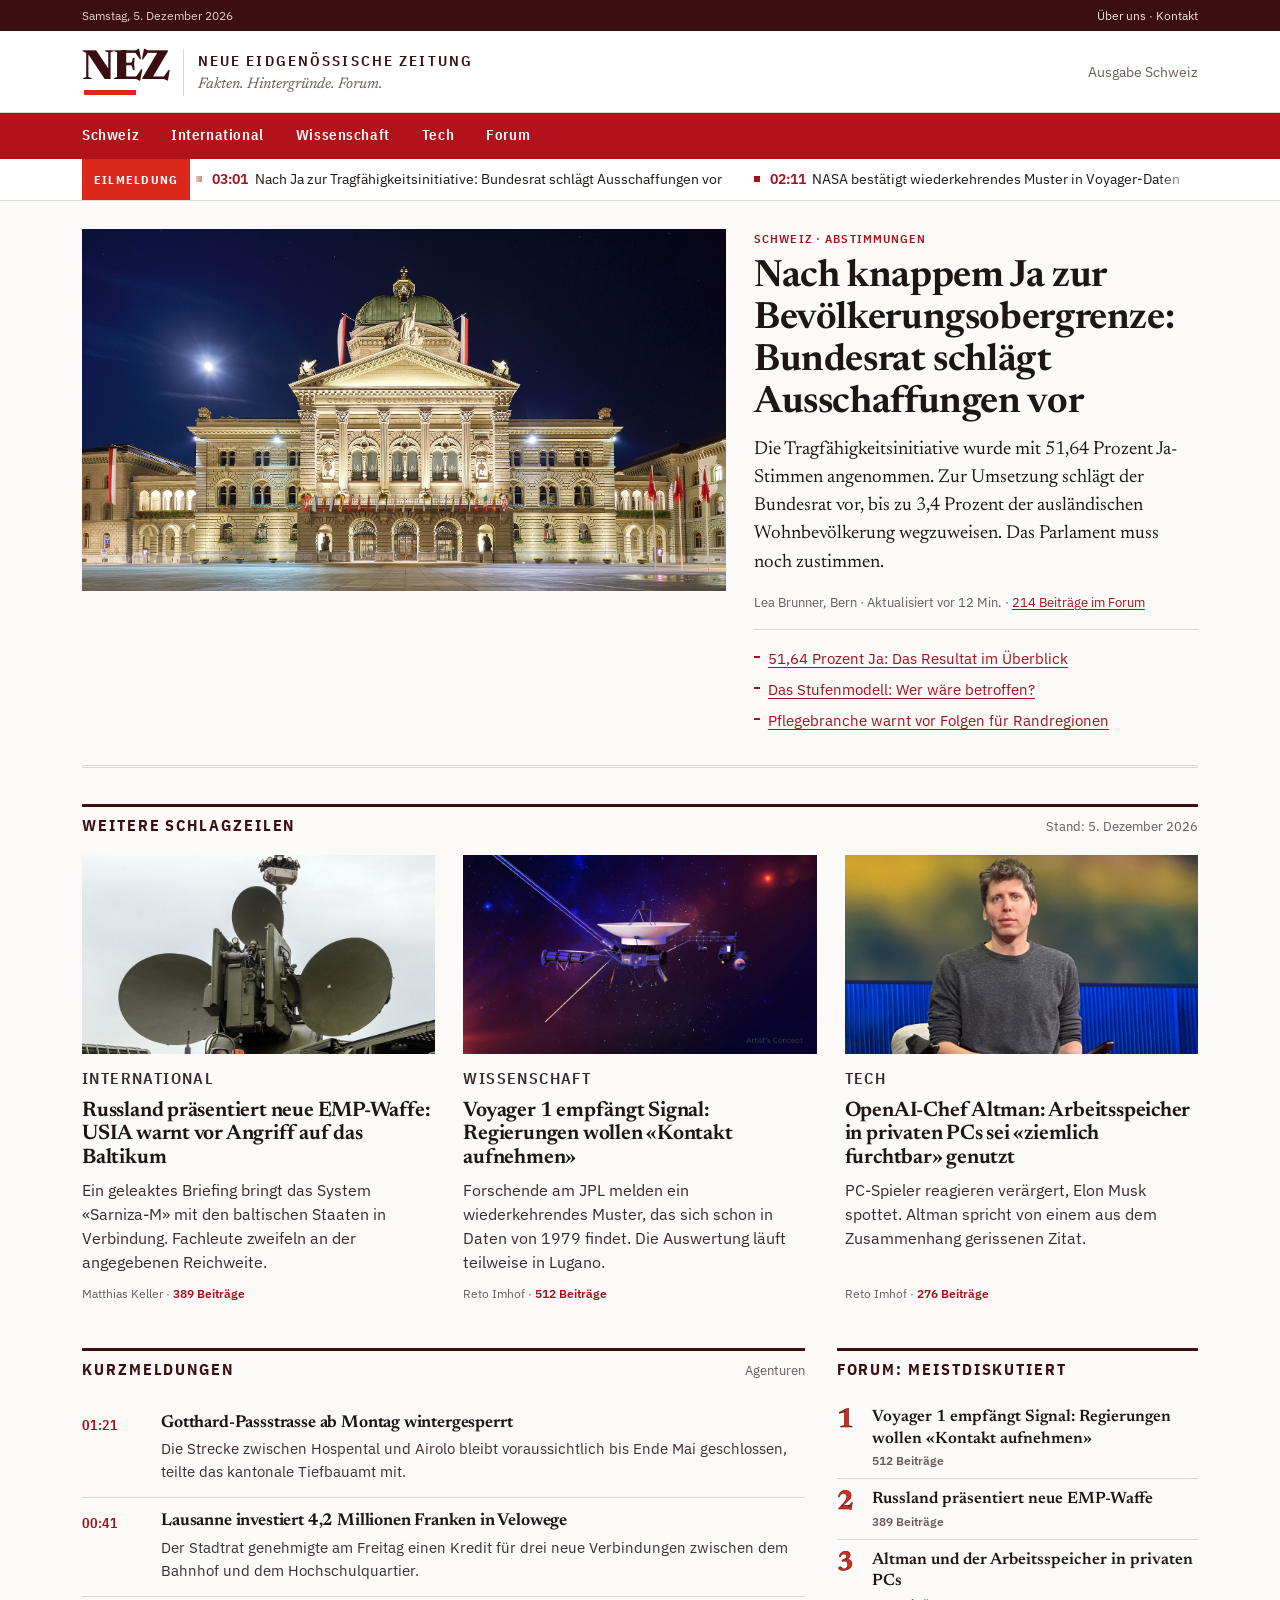
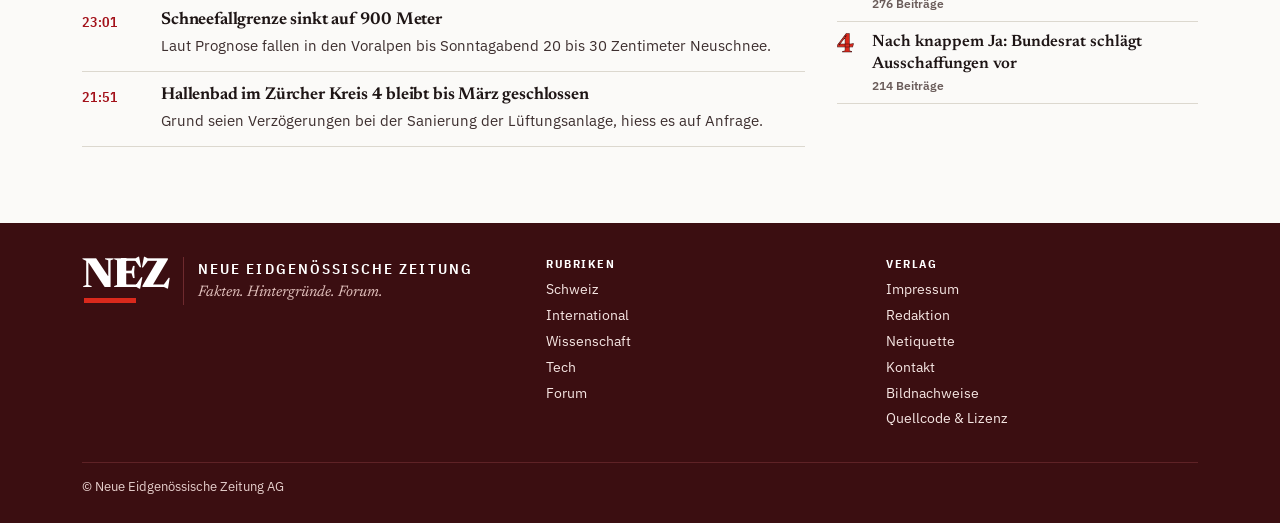
<file: index.html>
<!doctype html>
<html lang="de-CH">
<head>
<meta charset="utf-8">
<meta name="viewport" content="width=device-width, initial-scale=1">
<!-- FIKTIV: Schulprojekt Medienkompetenz. Nicht von Suchmaschinen indexieren lassen. -->
<meta name="robots" content="noindex, nofollow">
<title>Neue Eidgenössische Zeitung – Fakten. Hintergründe. Forum.</title>
<meta name="description" content="Nachrichten aus der Schweiz und der Welt: Schweiz, International, Wissenschaft, Tech und Forum.">
<link rel="icon" href="assets/favicon.svg" type="image/svg+xml">
<link rel="preconnect" href="https://fonts.googleapis.com">
<link rel="preconnect" href="https://fonts.gstatic.com" crossorigin>
<link rel="stylesheet" href="https://fonts.googleapis.com/css2?family=IBM+Plex+Sans+Condensed:wght@500;600;700&family=IBM+Plex+Sans:wght@400;600;700&family=Newsreader:ital,opsz,wght@0,6..72,400;0,6..72,600;0,6..72,700;0,6..72,800;1,6..72,400&display=swap">
<link rel="stylesheet" href="assets/style.css">
</head>
<body>
<a class="skip-link" href="#inhalt">Zum Inhalt springen</a>

<div class="topbar"><div class="wrap">
  <span data-d="0" data-f="full" data-base="now">Samstag, 7. November 2026</span>
  <span><a href="impressum.html">Über uns</a> <span class="hide-sm">· <a href="impressum.html#kontakt">Kontakt</a></span></span>
</div></div>
<header class="masthead"><div class="wrap">
  <a class="brand" href="index.html" aria-label="Neue Eidgenössische Zeitung, zur Startseite">
    <span class="brand-mark" aria-hidden="true">NEZ</span>
    <span class="brand-text"><span class="brand-name">Neue Eidgenössische Zeitung</span><span class="brand-tagline">Fakten. Hintergründe. Forum.</span></span>
  </a>
  <div class="masthead-tools"><span class="edition">Ausgabe Schweiz</span></div>
</div></header>
<nav class="mainnav" aria-label="Rubriken"><ul>
  <li><a href="#schweiz">Schweiz</a></li>
  <li><a href="#international">International</a></li>
  <li><a href="#wissenschaft">Wissenschaft</a></li>
  <li><a href="#tech">Tech</a></li>
  <li><a href="#forum">Forum</a></li>
</ul></nav>

<!-- Eilmeldungs-Ticker: Liste wird doppelt eingefügt, damit die Animation nahtlos läuft -->
<section class="ticker" aria-label="Eilmeldungen">
  <div class="wrap">
    <span class="ticker-label">Eilmeldung</span>
    <div class="ticker-viewport">
      <div class="ticker-track">
        <ul>
          <li><time data-clock="160">16:42</time><a href="bevoelkerungsobergrenze.html">Nach Ja zur Tragfähigkeitsinitiative: Bundesrat schlägt Ausschaffungen vor</a></li>
          <li><time data-clock="210">15:10</time><a href="voyager-signal.html">NASA bestätigt wiederkehrendes Muster in Voyager-Daten</a></li>
          <li><time data-clock="260">13:55</time>Gotthard-Passstrasse ab Montag wintergesperrt</li>
          <li><time data-clock="295">12:30</time><a href="emp-waffe-baltikum.html">Estland: «Keine Hinweise auf unmittelbare Bedrohung»</a></li>
          <li><time data-clock="400">11:02</time>Schneefallgrenze sinkt am Wochenende auf 900 Meter</li>
        </ul>
        <ul aria-hidden="true">
          <li><time data-clock="160">16:42</time><a href="bevoelkerungsobergrenze.html" tabindex="-1">Nach Ja zur Tragfähigkeitsinitiative: Bundesrat schlägt Ausschaffungen vor</a></li>
          <li><time data-clock="210">15:10</time><a href="voyager-signal.html" tabindex="-1">NASA bestätigt wiederkehrendes Muster in Voyager-Daten</a></li>
          <li><time data-clock="260">13:55</time>Gotthard-Passstrasse ab Montag wintergesperrt</li>
          <li><time data-clock="295">12:30</time><a href="emp-waffe-baltikum.html" tabindex="-1">Estland: «Keine Hinweise auf unmittelbare Bedrohung»</a></li>
          <li><time data-clock="400">11:02</time>Schneefallgrenze sinkt am Wochenende auf 900 Meter</li>
        </ul>
      </div>
    </div>
  </div>
</section>

<main id="inhalt" class="wrap home">
  <h1 class="visually-hidden">Neue Eidgenössische Zeitung – Startseite</h1>

  <!-- Aufmacher -->
  <article class="lead-story" id="schweiz">
    <figure><a href="bevoelkerungsobergrenze.html" tabindex="-1"><img src="assets/img/foto-bundeshaus.jpg" width="1600" height="873" alt="Das Bundeshaus in Bern bei Nacht."></a></figure>
    <div>
      <p class="kicker">Schweiz · Abstimmungen</p>
      <h2><a href="bevoelkerungsobergrenze.html">Nach knappem Ja zur Bevölkerungsobergrenze: Bundesrat schlägt Ausschaffungen vor</a></h2>
      <p class="teaser">Die Tragfähigkeitsinitiative wurde mit 51,64 Prozent Ja-Stimmen angenommen. Zur Umsetzung schlägt der Bundesrat vor, bis zu 3,4 Prozent der ausländischen Wohnbevölkerung wegzuweisen. Das Parlament muss noch zustimmen.</p>
      <p class="lead-meta">Lea Brunner, Bern · Aktualisiert <span data-ago="12">vor 12 Min.</span> · <a href="bevoelkerungsobergrenze.html#forum">214 Beiträge im Forum</a></p>
      <ul class="lead-related">
        <li><a href="bevoelkerungsobergrenze.html">51,64 Prozent Ja: Das Resultat im Überblick</a></li>
        <li><a href="bevoelkerungsobergrenze.html">Das Stufenmodell: Wer wäre betroffen?</a></li>
        <li><a href="bevoelkerungsobergrenze.html">Pflegebranche warnt vor Folgen für Randregionen</a></li>
      </ul>
    </div>
  </article>

  <div class="section-head"><h2>Weitere Schlagzeilen</h2><span>Stand: <span data-d="0" data-f="dy" data-base="now">7. November 2026</span></span></div>
  <div class="grid">
    <article class="card" id="international">
      <figure><a href="emp-waffe-baltikum.html" tabindex="-1"><img class="crop-center" src="assets/img/foto-ewk-antennen.jpg" width="1600" height="1067" alt="Antennenmodul eines russischen Militärfahrzeugs mit drei Parabolantennen."></a></figure>
      <p class="kicker">International</p>
      <h3><a href="emp-waffe-baltikum.html">Russland präsentiert neue EMP-Waffe: USIA warnt vor Angriff auf das Baltikum</a></h3>
      <p>Ein geleaktes Briefing bringt das System «Sarniza-M» mit den baltischen Staaten in Verbindung. Fachleute zweifeln an der angegebenen Reichweite.</p>
      <p class="meta">Matthias Keller · <span class="comments-count">389 Beiträge</span></p>
    </article>
    <article class="card" id="wissenschaft">
      <figure><a href="voyager-signal.html" tabindex="-1"><img src="assets/img/foto-voyager.jpg" width="1600" height="900" alt="Künstlerische Darstellung der Raumsonde Voyager."></a></figure>
      <p class="kicker">Wissenschaft</p>
      <h3><a href="voyager-signal.html">Voyager 1 empfängt Signal: Regierungen wollen «Kontakt aufnehmen»</a></h3>
      <p>Forschende am JPL melden ein wiederkehrendes Muster, das sich schon in Daten von 1979 findet. Die Auswertung läuft teilweise in Lugano.</p>
      <p class="meta">Reto Imhof · <span class="comments-count">512 Beiträge</span></p>
    </article>
    <article class="card" id="tech">
      <figure><a href="altman-ram.html" tabindex="-1"><img class="crop-face" src="assets/img/foto-altman-ted.jpg" width="1600" height="1929" alt="Sam Altman auf einer Konferenzbühne."></a></figure>
      <p class="kicker">Tech</p>
      <h3><a href="altman-ram.html">OpenAI-Chef Altman: Arbeitsspeicher in privaten PCs sei «ziemlich furchtbar» genutzt</a></h3>
      <p>PC-Spieler reagieren verärgert, Elon Musk spottet. Altman spricht von einem aus dem Zusammenhang gerissenen Zitat.</p>
      <p class="meta">Reto Imhof · <span class="comments-count">276 Beiträge</span></p>
    </article>
  </div>

  <div class="home-columns">
    <section aria-labelledby="briefs-title">
      <div class="section-head"><h2 id="briefs-title">Kurzmeldungen</h2><span>Agenturen</span></div>
      <ol class="briefs">
        <li class="brief"><time data-clock="260">13:55</time><div><h3>Gotthard-Passstrasse ab Montag wintergesperrt</h3><p>Die Strecke zwischen Hospental und Airolo bleibt voraussichtlich bis Ende Mai geschlossen, teilte das kantonale Tiefbauamt mit.</p></div></li>
        <li class="brief"><time data-clock="300">12:12</time><div><h3>Lausanne investiert 4,2 Millionen Franken in Velowege</h3><p>Der Stadtrat genehmigte am <span data-d="-1" data-f="wd" data-base="now">Freitag</span> einen Kredit für drei neue Verbindungen zwischen dem Bahnhof und dem Hochschulquartier.</p></div></li>
        <li class="brief"><time data-clock="400">11:02</time><div><h3>Schneefallgrenze sinkt auf 900 Meter</h3><p>Laut Prognose fallen in den Voralpen bis Sonntagabend 20 bis 30 Zentimeter Neuschnee.</p></div></li>
        <li class="brief"><time data-clock="470">09:40</time><div><h3>Hallenbad im Zürcher Kreis 4 bleibt bis März geschlossen</h3><p>Grund seien Verzögerungen bei der Sanierung der Lüftungsanlage, hiess es auf Anfrage.</p></div></li>
      </ol>
    </section>
    <section id="forum" aria-labelledby="forum-title">
      <div class="section-head"><h2 id="forum-title">Forum: meistdiskutiert</h2></div>
      <ol class="most-read">
        <li><a href="voyager-signal.html#forum">Voyager 1 empfängt Signal: Regierungen wollen «Kontakt aufnehmen»<small>512 Beiträge</small></a></li>
        <li><a href="emp-waffe-baltikum.html#forum">Russland präsentiert neue EMP-Waffe<small>389 Beiträge</small></a></li>
        <li><a href="altman-ram.html#forum">Altman und der Arbeitsspeicher in privaten PCs<small>276 Beiträge</small></a></li>
        <li><a href="bevoelkerungsobergrenze.html#forum">Nach knappem Ja: Bundesrat schlägt Ausschaffungen vor<small>214 Beiträge</small></a></li>
      </ol>
    </section>
  </div>
</main>

<footer class="site-footer"><div class="wrap">
  <div>
    <a class="brand" href="index.html" aria-label="Neue Eidgenössische Zeitung, zur Startseite">
      <span class="brand-mark" aria-hidden="true">NEZ</span>
      <span class="brand-text"><span class="brand-name">Neue Eidgenössische Zeitung</span><span class="brand-tagline">Fakten. Hintergründe. Forum.</span></span>
    </a>
  </div>
  <div><h2>Rubriken</h2><ul>
    <li><a href="#schweiz">Schweiz</a></li><li><a href="#international">International</a></li><li><a href="#wissenschaft">Wissenschaft</a></li><li><a href="#tech">Tech</a></li><li><a href="#forum">Forum</a></li>
  </ul></div>
  <div><h2>Verlag</h2><ul>
    <li><a href="impressum.html">Impressum</a></li><li><a href="impressum.html#redaktion">Redaktion</a></li><li><a href="impressum.html#netiquette">Netiquette</a></li><li><a href="impressum.html#kontakt">Kontakt</a></li><li><a href="impressum.html#bildnachweise">Bildnachweise</a></li><li><a href="impressum.html#lizenz">Quellcode &amp; Lizenz</a></li>
  </ul></div>
  <div class="footer-bottom">
    <span>© Neue Eidgenössische Zeitung AG</span>
  </div>
</div></footer>
<script src="assets/main.js"></script>
</body>
</html>
</file>
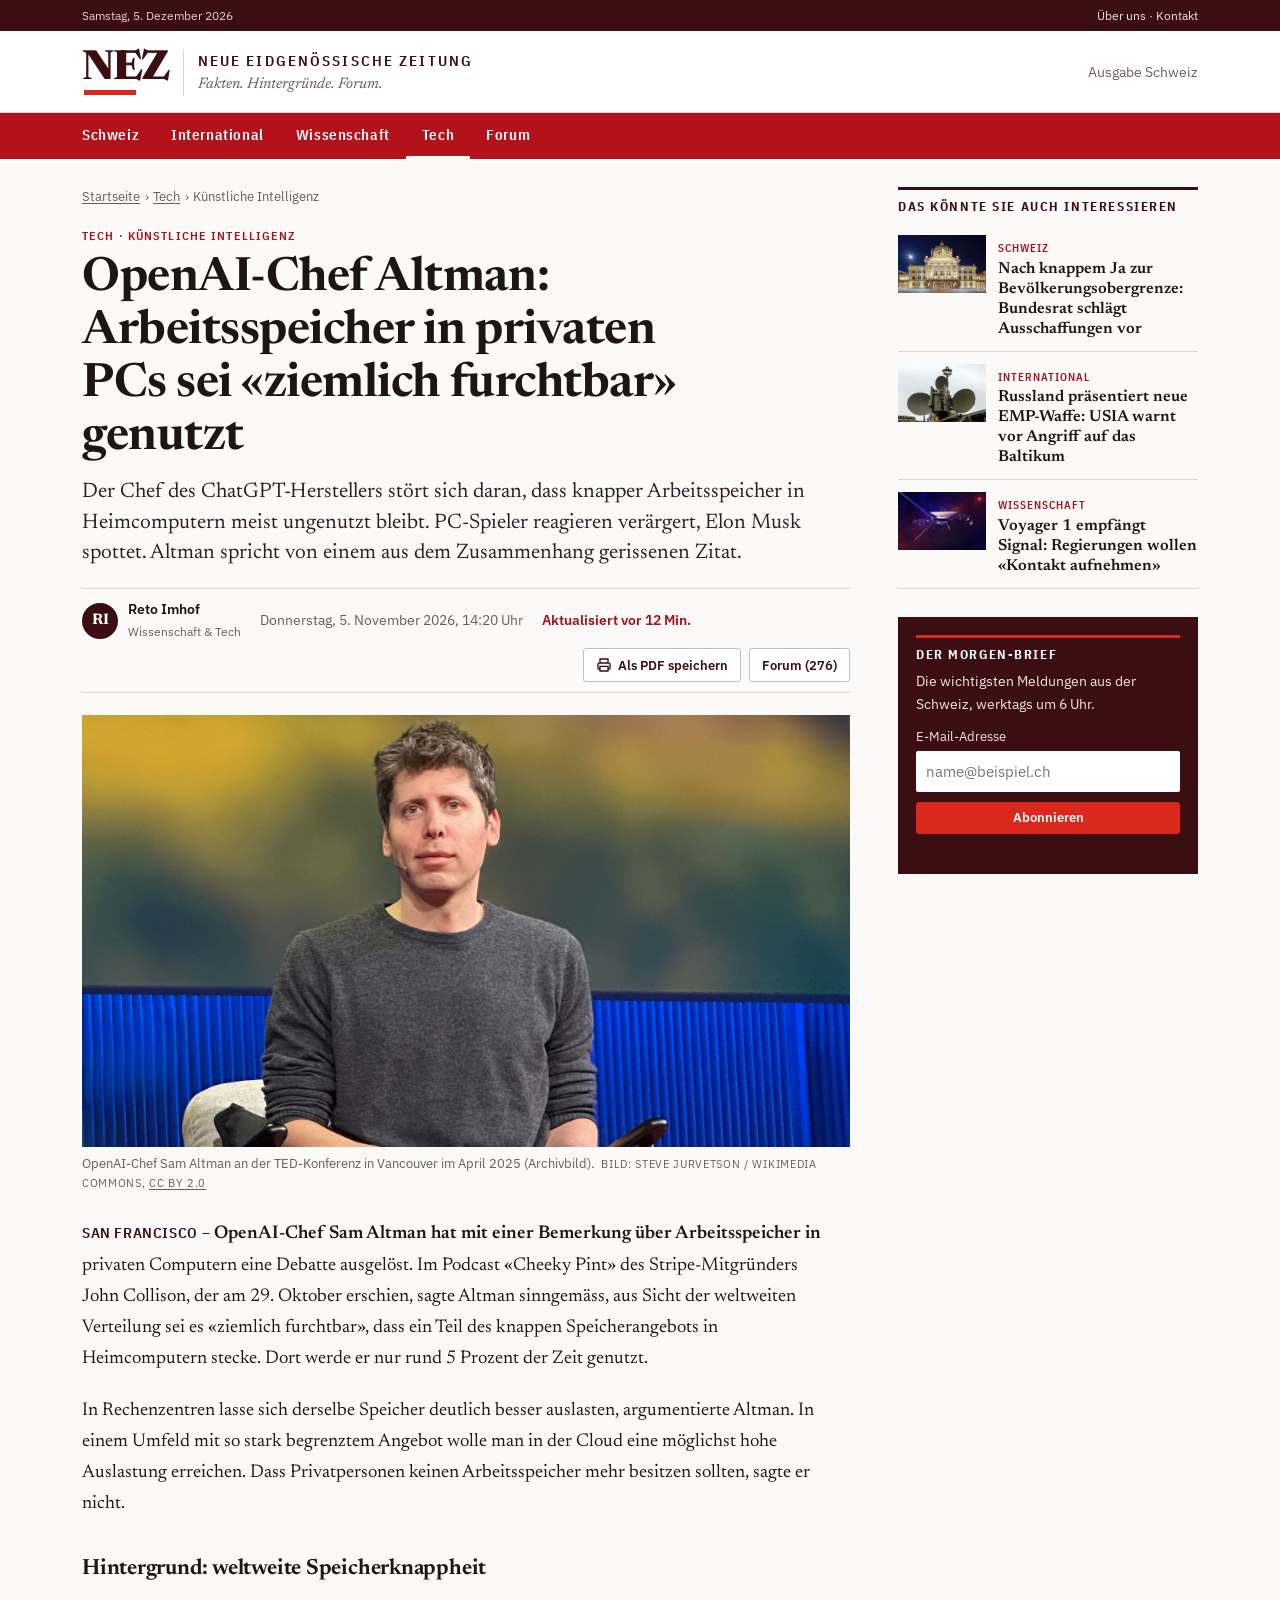
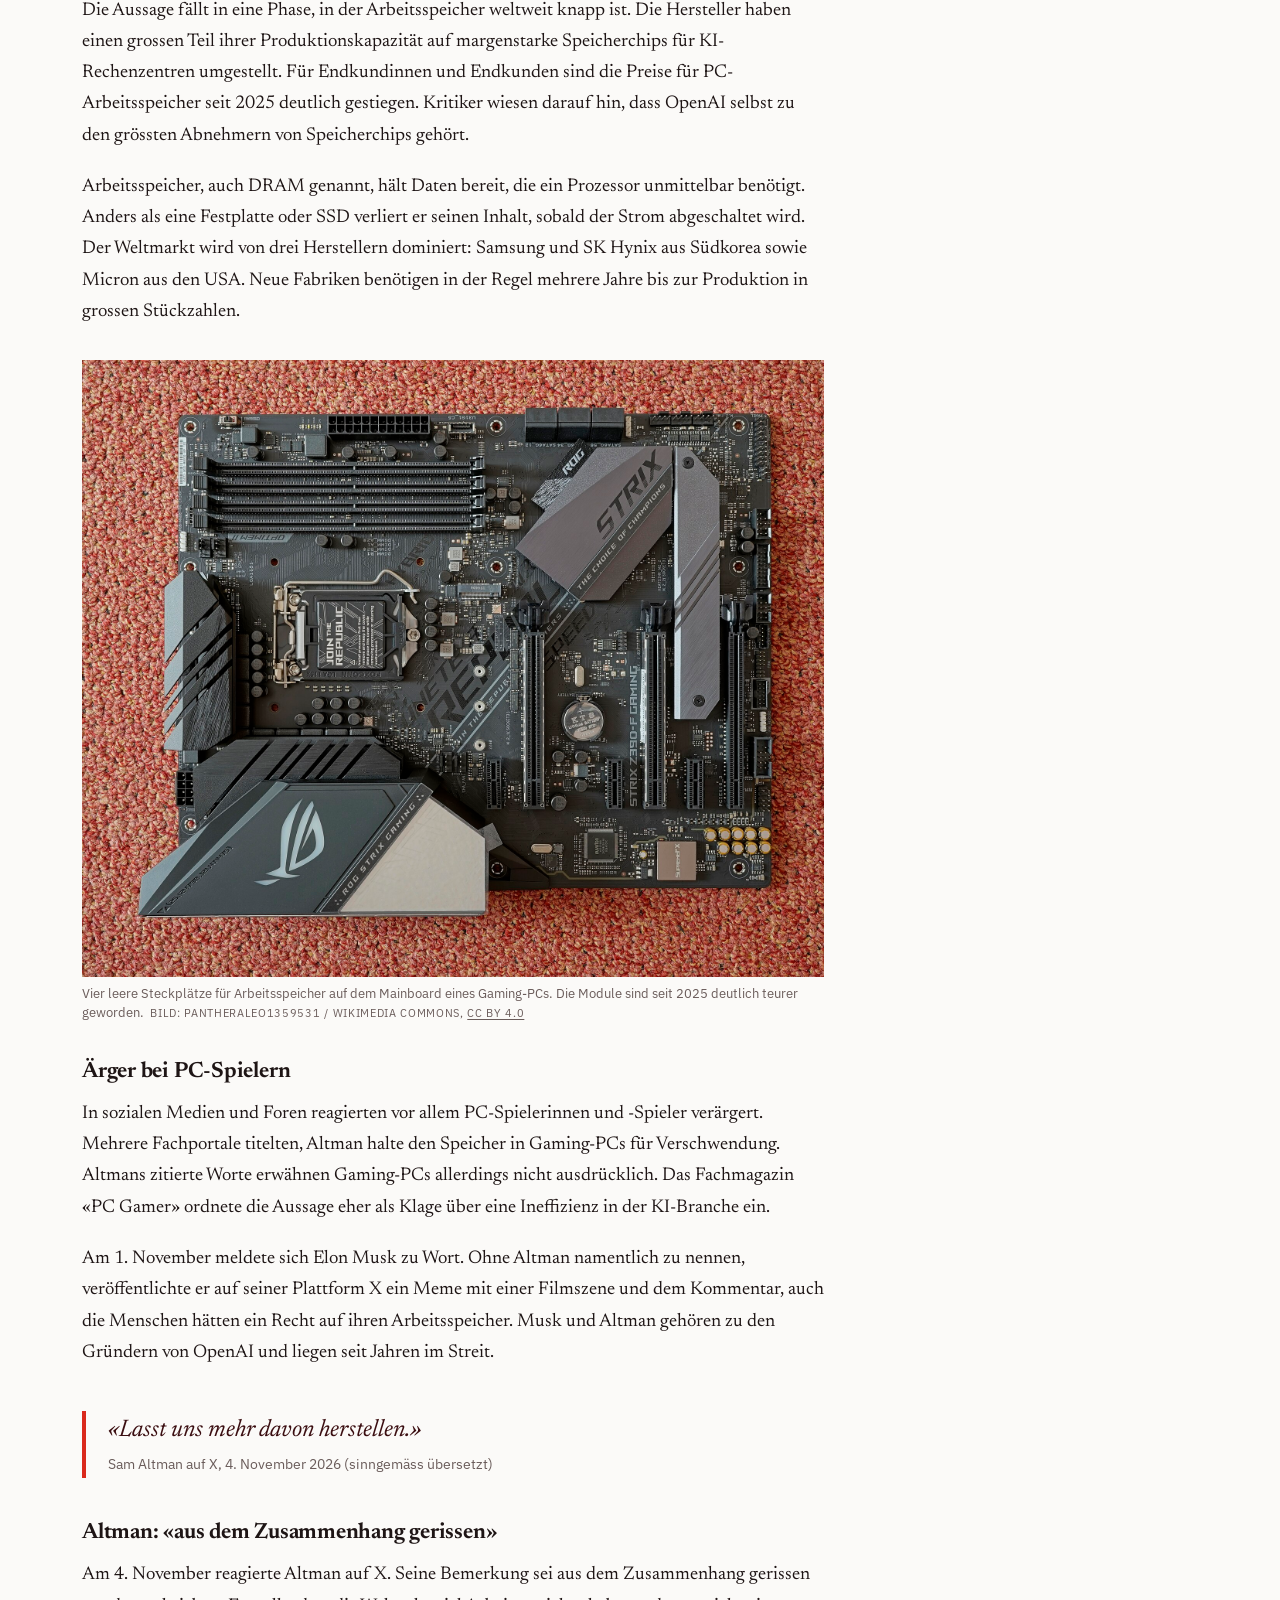
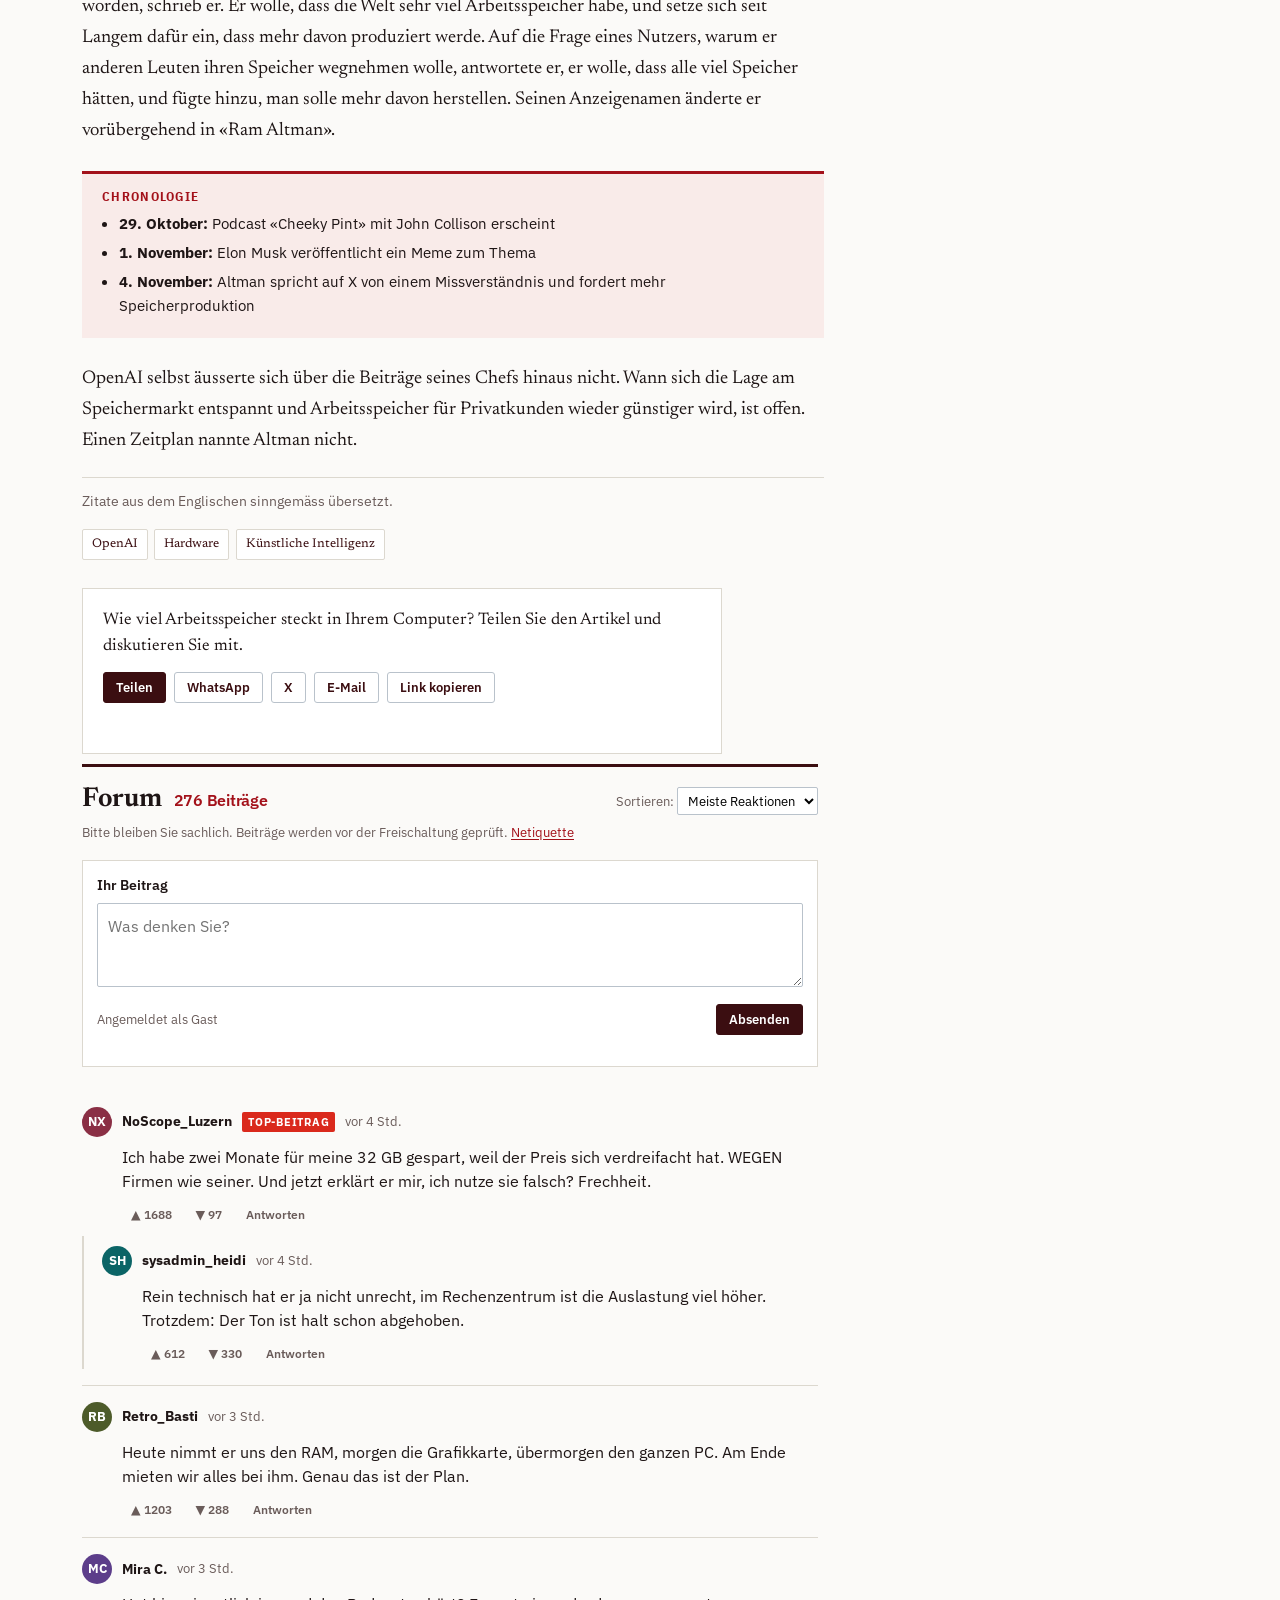
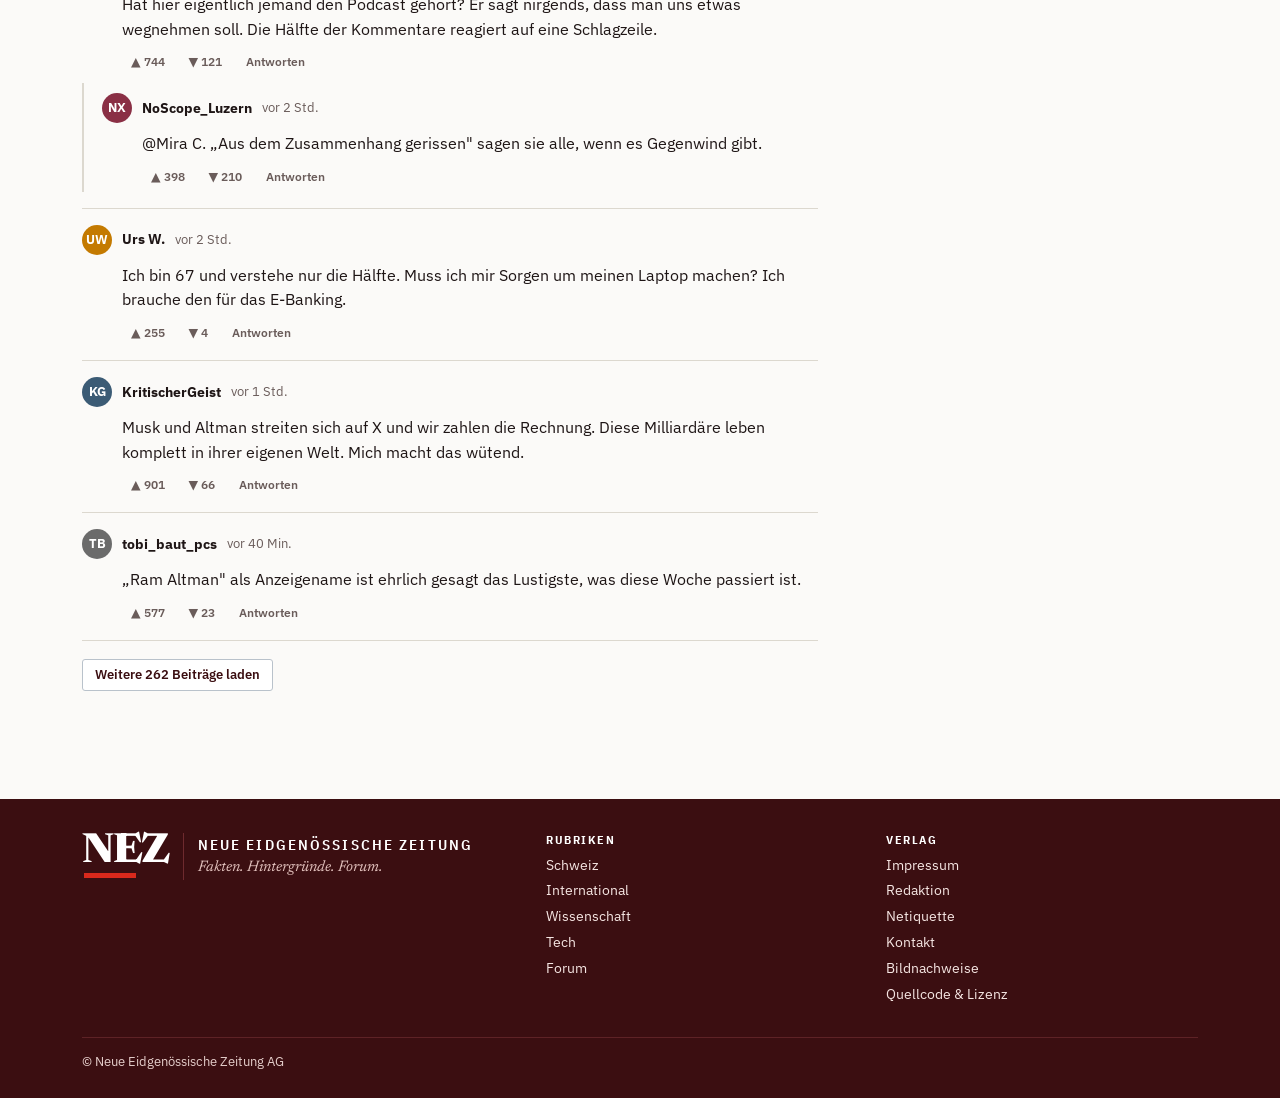
<file: altman-ram.html>
<!doctype html>
<html lang="de-CH">
<head>
<meta charset="utf-8">
<meta name="viewport" content="width=device-width, initial-scale=1">
<!-- Dieser Artikel beruht auf echten Ereignissen (Stand 5.11.2026), Quellen im README. Die Website selbst ist fiktiv. -->
<meta name="robots" content="noindex, nofollow">
<title>OpenAI-Chef Altman: Arbeitsspeicher in privaten PCs sei «ziemlich furchtbar» genutzt – Neue Eidgenössische Zeitung</title>
<meta name="description" content="Sam Altman stört sich daran, dass knapper Arbeitsspeicher in privaten Computern ungenutzt bleibt. PC-Spieler reagieren verärgert, Altman spricht von einem Missverständnis.">
<link rel="icon" href="assets/favicon.svg" type="image/svg+xml">
<link rel="preconnect" href="https://fonts.googleapis.com">
<link rel="preconnect" href="https://fonts.gstatic.com" crossorigin>
<link rel="stylesheet" href="https://fonts.googleapis.com/css2?family=IBM+Plex+Sans+Condensed:wght@500;600;700&family=IBM+Plex+Sans:wght@400;600;700&family=Newsreader:ital,opsz,wght@0,6..72,400;0,6..72,600;0,6..72,700;0,6..72,800;1,6..72,400&display=swap">
<link rel="stylesheet" href="assets/style.css">
</head>
<body>
<a class="skip-link" href="#inhalt">Zum Inhalt springen</a>

<div class="topbar"><div class="wrap">
  <span data-d="0" data-f="full" data-base="now">Samstag, 7. November 2026</span>
  <span><a href="impressum.html">Über uns</a> <span class="hide-sm">· <a href="impressum.html#kontakt">Kontakt</a></span></span>
</div></div>
<header class="masthead"><div class="wrap">
  <a class="brand" href="index.html" aria-label="Neue Eidgenössische Zeitung, zur Startseite">
    <span class="brand-mark" aria-hidden="true">NEZ</span>
    <span class="brand-text"><span class="brand-name">Neue Eidgenössische Zeitung</span><span class="brand-tagline">Fakten. Hintergründe. Forum.</span></span>
  </a>
  <div class="masthead-tools"><span class="edition">Ausgabe Schweiz</span></div>
</div></header>
<nav class="mainnav" aria-label="Rubriken"><ul>
  <li><a href="index.html#schweiz">Schweiz</a></li>
  <li><a href="index.html#international">International</a></li>
  <li><a href="index.html#wissenschaft">Wissenschaft</a></li>
  <li><a href="index.html#tech" aria-current="page">Tech</a></li>
  <li><a href="index.html#forum">Forum</a></li>
</ul></nav>

<div class="wrap article-layout">
<main id="inhalt">
  <div class="print-masthead print-only">
    <div><span class="pm-mark">NEZ</span><span class="pm-name">Neue Eidgenössische Zeitung</span></div>
    <div class="pm-meta">Tech · 5. November 2026</div>
  </div>

  <nav class="breadcrumb" aria-label="Pfad"><a href="index.html">Startseite</a><span aria-hidden="true">›</span><a href="index.html#tech">Tech</a><span aria-hidden="true">›</span>Künstliche Intelligenz</nav>

  <article>
    <header class="article-head">
      <p class="kicker">Tech · Künstliche Intelligenz</p>
      <h1>OpenAI-Chef Altman: Arbeitsspeicher in privaten PCs sei «ziemlich furchtbar» genutzt</h1>
      <p class="subline">Der Chef des ChatGPT-Herstellers stört sich daran, dass knapper Arbeitsspeicher in Heimcomputern meist ungenutzt bleibt. PC-Spieler reagieren verärgert, Elon Musk spottet. Altman spricht von einem aus dem Zusammenhang gerissenen Zitat.</p>
      <div class="byline">
        <div class="author"><span class="avatar" aria-hidden="true">RI</span><span><strong>Reto Imhof</strong><small>Wissenschaft &amp; Tech</small></span></div>
        <time datetime="2026-11-05T14:20">Donnerstag, 5. November 2026, 14:20 Uhr</time>
        <span class="updated">Aktualisiert <span data-ago="12">vor 12 Min.</span></span>
        <div class="article-tools">
          <button class="btn" type="button" data-print><svg viewBox="0 0 24 24" fill="none" stroke="currentColor" stroke-width="2" aria-hidden="true"><path d="M6 9V3h12v6M6 18H4a1 1 0 0 1-1-1v-6a2 2 0 0 1 2-2h14a2 2 0 0 1 2 2v6a1 1 0 0 1-1 1h-2M6 14h12v7H6z"/></svg>Als PDF speichern</button>
          <a class="btn" href="#forum">Forum (276)</a>
        </div>
      </div>
    </header>

    <figure class="lead-figure">
      <img class="crop-face" src="assets/img/foto-altman-ted.jpg" width="1600" height="1929" alt="Sam Altman in grauem Pullover sitzt auf einem Sessel auf einer Konferenzbühne, im Hintergrund eine blaue Wand.">
      <figcaption>OpenAI-Chef Sam Altman an der TED-Konferenz in Vancouver im April 2025 (Archivbild). <span class="credit">Bild: Steve Jurvetson / Wikimedia Commons, <a href="https://creativecommons.org/licenses/by/2.0/">CC BY 2.0</a></span></figcaption>
    </figure>

    <div class="article-body">
      <p><span class="dateline">San Francisco –</span> OpenAI-Chef Sam Altman hat mit einer Bemerkung über Arbeitsspeicher in privaten Computern eine Debatte ausgelöst. Im Podcast «Cheeky Pint» des Stripe-Mitgründers John Collison, der am 29. Oktober erschien, sagte Altman sinngemäss, aus Sicht der weltweiten Verteilung sei es «ziemlich furchtbar», dass ein Teil des knappen Speicherangebots in Heimcomputern stecke. Dort werde er nur rund 5 Prozent der Zeit genutzt.</p>

      <p>In Rechenzentren lasse sich derselbe Speicher deutlich besser auslasten, argumentierte Altman. In einem Umfeld mit so stark begrenztem Angebot wolle man in der Cloud eine möglichst hohe Auslastung erreichen. Dass Privatpersonen keinen Arbeitsspeicher mehr besitzen sollten, sagte er nicht.</p>

      <h2>Hintergrund: weltweite Speicherknappheit</h2>
      <p>Die Aussage fällt in eine Phase, in der Arbeitsspeicher weltweit knapp ist. Die Hersteller haben einen grossen Teil ihrer Produktionskapazität auf margenstarke Speicherchips für KI-Rechenzentren umgestellt. Für Endkundinnen und Endkunden sind die Preise für PC-Arbeitsspeicher seit 2025 deutlich gestiegen. Kritiker wiesen darauf hin, dass OpenAI selbst zu den grössten Abnehmern von Speicherchips gehört.</p>

      <p>Arbeitsspeicher, auch DRAM genannt, hält Daten bereit, die ein Prozessor unmittelbar benötigt. Anders als eine Festplatte oder SSD verliert er seinen Inhalt, sobald der Strom abgeschaltet wird. Der Weltmarkt wird von drei Herstellern dominiert: Samsung und SK Hynix aus Südkorea sowie Micron aus den USA. Neue Fabriken benötigen in der Regel mehrere Jahre bis zur Produktion in grossen Stückzahlen.</p>

      <figure class="body-figure">
        <img src="assets/img/foto-mainboard.jpg" width="1600" height="1330" alt="Mainboard eines Gaming-PCs von oben, links oben vier leere Steckplätze für Arbeitsspeicher.">
        <figcaption>Vier leere Steckplätze für Arbeitsspeicher auf dem Mainboard eines Gaming-PCs. Die Module sind seit 2025 deutlich teurer geworden. <span class="credit">Bild: PantheraLeo1359531 / Wikimedia Commons, <a href="https://creativecommons.org/licenses/by/4.0/">CC BY 4.0</a></span></figcaption>
      </figure>

      <h2>Ärger bei PC-Spielern</h2>
      <p>In sozialen Medien und Foren reagierten vor allem PC-Spielerinnen und -Spieler verärgert. Mehrere Fachportale titelten, Altman halte den Speicher in Gaming-PCs für Verschwendung. Altmans zitierte Worte erwähnen Gaming-PCs allerdings nicht ausdrücklich. Das Fachmagazin «PC Gamer» ordnete die Aussage eher als Klage über eine Ineffizienz in der KI-Branche ein.</p>

      <p>Am 1. November meldete sich Elon Musk zu Wort. Ohne Altman namentlich zu nennen, veröffentlichte er auf seiner Plattform X ein Meme mit einer Filmszene und dem Kommentar, auch die Menschen hätten ein Recht auf ihren Arbeitsspeicher. Musk und Altman gehören zu den Gründern von OpenAI und liegen seit Jahren im Streit.</p>

      <blockquote class="pullquote">
        <p>«Lasst uns mehr davon herstellen.»</p>
        <footer>Sam Altman auf X, 4. November 2026 (sinngemäss übersetzt)</footer>
      </blockquote>

      <h2>Altman: «aus dem Zusammenhang gerissen»</h2>
      <p>Am 4. November reagierte Altman auf X. Seine Bemerkung sei aus dem Zusammenhang gerissen worden, schrieb er. Er wolle, dass die Welt sehr viel Arbeitsspeicher habe, und setze sich seit Langem dafür ein, dass mehr davon produziert werde. Auf die Frage eines Nutzers, warum er anderen Leuten ihren Speicher wegnehmen wolle, antwortete er, er wolle, dass alle viel Speicher hätten, und fügte hinzu, man solle mehr davon herstellen. Seinen Anzeigenamen änderte er vorübergehend in «Ram Altman».</p>

      <aside class="factbox">
        <h2>Chronologie</h2>
        <ul>
          <li><strong>29. Oktober:</strong> Podcast «Cheeky Pint» mit John Collison erscheint</li>
          <li><strong>1. November:</strong> Elon Musk veröffentlicht ein Meme zum Thema</li>
          <li><strong>4. November:</strong> Altman spricht auf X von einem Missverständnis und fordert mehr Speicherproduktion</li>
        </ul>
      </aside>

      <p>OpenAI selbst äusserte sich über die Beiträge seines Chefs hinaus nicht. Wann sich die Lage am Speichermarkt entspannt und Arbeitsspeicher für Privatkunden wieder günstiger wird, ist offen. Einen Zeitplan nannte Altman nicht.</p>

      <p class="article-end">Zitate aus dem Englischen sinngemäss übersetzt.</p>
      <p class="print-footnote print-only">Neue Eidgenössische Zeitung ist ein fiktives Medium (Schulprojekt Medienkompetenz). Dieser Artikel beruht jedoch auf realen Ereignissen, Stand 5. November 2026. Quellen im README des Projekts.</p>
      <ul class="tags" aria-label="Themen">
        <li><a href="index.html#tech">OpenAI</a></li>
        <li><a href="index.html#tech">Hardware</a></li>
        <li><a href="index.html#tech">Künstliche Intelligenz</a></li>
      </ul>
    </div>

    <section class="share" aria-label="Artikel teilen">
      <p>Wie viel Arbeitsspeicher steckt in Ihrem Computer? Teilen Sie den Artikel und diskutieren Sie mit.</p>
      <div class="share-buttons">
        <button class="btn btn-primary" type="button" data-share="native">Teilen</button>
        <button class="btn" type="button" data-share="whatsapp">WhatsApp</button>
        <button class="btn" type="button" data-share="x">X</button>
        <button class="btn" type="button" data-share="mail">E-Mail</button>
        <button class="btn" type="button" data-share="copy">Link kopieren</button>
      </div>
      <p class="share-status" role="status"></p>
    </section>
  </article>

  <section class="forum" id="forum" aria-labelledby="forum-title">
    <div class="forum-head">
      <h2 id="forum-title">Forum <span>276 Beiträge</span></h2>
      <label class="forum-sort">Sortieren: <select><option>Meiste Reaktionen</option><option>Neueste zuerst</option></select></label>
    </div>
    <p class="forum-rules">Bitte bleiben Sie sachlich. Beiträge werden vor der Freischaltung geprüft. <a href="impressum.html#netiquette">Netiquette</a></p>

    <form class="comment-form">
      <label for="comment-text">Ihr Beitrag</label>
      <textarea id="comment-text" name="comment" placeholder="Was denken Sie?"></textarea>
      <div class="row"><small>Angemeldet als Gast</small><button class="btn btn-primary" type="submit">Absenden</button></div>
      <p class="form-note" role="status"></p>
    </form>

    <ol class="comments">
      <li class="comment">
        <div class="comment-head"><span class="avatar" aria-hidden="true" style="background:#8a2f45">NX</span><strong>NoScope_Luzern</strong><span class="badge badge-top">Top-Beitrag</span><time data-ago="245">vor 4 Std.</time></div>
        <p>Ich habe zwei Monate für meine 32 GB gespart, weil der Preis sich verdreifacht hat. WEGEN Firmen wie seiner. Und jetzt erklärt er mir, ich nutze sie falsch? Frechheit.</p>
        <div class="comment-actions"><button class="vote" type="button">▲ <span class="n">1688</span></button><button class="vote" type="button">▼ <span class="n">97</span></button><button class="reply-btn" type="button">Antworten</button></div>
        <ol class="replies">
          <li class="comment">
            <div class="comment-head"><span class="avatar" aria-hidden="true" style="background:#0b6466">SH</span><strong>sysadmin_heidi</strong><time data-ago="245">vor 4 Std.</time></div>
            <p>Rein technisch hat er ja nicht unrecht, im Rechenzentrum ist die Auslastung viel höher. Trotzdem: Der Ton ist halt schon abgehoben.</p>
            <div class="comment-actions"><button class="vote" type="button">▲ <span class="n">612</span></button><button class="vote" type="button">▼ <span class="n">330</span></button><button class="reply-btn" type="button">Antworten</button></div>
          </li>
        </ol>
      </li>
      <li class="comment">
        <div class="comment-head"><span class="avatar" aria-hidden="true" style="background:#4d5b2a">RB</span><strong>Retro_Basti</strong><time data-ago="185">vor 3 Std.</time></div>
        <p>Heute nimmt er uns den RAM, morgen die Grafikkarte, übermorgen den ganzen PC. Am Ende mieten wir alles bei ihm. Genau das ist der Plan.</p>
        <div class="comment-actions"><button class="vote" type="button">▲ <span class="n">1203</span></button><button class="vote" type="button">▼ <span class="n">288</span></button><button class="reply-btn" type="button">Antworten</button></div>
      </li>
      <li class="comment">
        <div class="comment-head"><span class="avatar" aria-hidden="true" style="background:#5c3d8a">MC</span><strong>Mira C.</strong><time data-ago="185">vor 3 Std.</time></div>
        <p>Hat hier eigentlich jemand den Podcast gehört? Er sagt nirgends, dass man uns etwas wegnehmen soll. Die Hälfte der Kommentare reagiert auf eine Schlagzeile.</p>
        <div class="comment-actions"><button class="vote" type="button">▲ <span class="n">744</span></button><button class="vote" type="button">▼ <span class="n">121</span></button><button class="reply-btn" type="button">Antworten</button></div>
        <ol class="replies">
          <li class="comment">
            <div class="comment-head"><span class="avatar" aria-hidden="true" style="background:#8a2f45">NX</span><strong>NoScope_Luzern</strong><time data-ago="125">vor 2 Std.</time></div>
            <p>@Mira C. „Aus dem Zusammenhang gerissen" sagen sie alle, wenn es Gegenwind gibt.</p>
            <div class="comment-actions"><button class="vote" type="button">▲ <span class="n">398</span></button><button class="vote" type="button">▼ <span class="n">210</span></button><button class="reply-btn" type="button">Antworten</button></div>
          </li>
        </ol>
      </li>
      <li class="comment">
        <div class="comment-head"><span class="avatar" aria-hidden="true" style="background:#c47a00">UW</span><strong>Urs W.</strong><time data-ago="125">vor 2 Std.</time></div>
        <p>Ich bin 67 und verstehe nur die Hälfte. Muss ich mir Sorgen um meinen Laptop machen? Ich brauche den für das E-Banking.</p>
        <div class="comment-actions"><button class="vote" type="button">▲ <span class="n">255</span></button><button class="vote" type="button">▼ <span class="n">4</span></button><button class="reply-btn" type="button">Antworten</button></div>
      </li>
      <li class="comment">
        <div class="comment-head"><span class="avatar" aria-hidden="true" style="background:#3b5b75">KG</span><strong>KritischerGeist</strong><time data-ago="65">vor 1 Std.</time></div>
        <p>Musk und Altman streiten sich auf X und wir zahlen die Rechnung. Diese Milliardäre leben komplett in ihrer eigenen Welt. Mich macht das wütend.</p>
        <div class="comment-actions"><button class="vote" type="button">▲ <span class="n">901</span></button><button class="vote" type="button">▼ <span class="n">66</span></button><button class="reply-btn" type="button">Antworten</button></div>
      </li>
      <li class="comment">
        <div class="comment-head"><span class="avatar" aria-hidden="true" style="background:#6b6b6b">TB</span><strong>tobi_baut_pcs</strong><time data-ago="40">vor 40 Min.</time></div>
        <p>„Ram Altman" als Anzeigename ist ehrlich gesagt das Lustigste, was diese Woche passiert ist.</p>
        <div class="comment-actions"><button class="vote" type="button">▲ <span class="n">577</span></button><button class="vote" type="button">▼ <span class="n">23</span></button><button class="reply-btn" type="button">Antworten</button></div>
      </li>
    </ol>
    <button class="btn more-comments" type="button">Weitere 262 Beiträge laden</button>
  </section>
</main>

<aside class="sidebar" aria-labelledby="related-title">
  <div class="sidebar-block">
    <h2 id="related-title">Das könnte Sie auch interessieren</h2>
    <ul class="related">
      <li><a href="bevoelkerungsobergrenze.html"><img src="assets/img/foto-bundeshaus.jpg" alt="" width="88" height="58"><span><span class="kicker">Schweiz</span><strong>Nach knappem Ja zur Bevölkerungsobergrenze: Bundesrat schlägt Ausschaffungen vor</strong></span></a></li>
      <li><a href="emp-waffe-baltikum.html"><img src="assets/img/foto-ewk-antennen.jpg" alt="" width="88" height="58"><span><span class="kicker">International</span><strong>Russland präsentiert neue EMP-Waffe: USIA warnt vor Angriff auf das Baltikum</strong></span></a></li>
      <li><a href="voyager-signal.html"><img src="assets/img/foto-voyager.jpg" alt="" width="88" height="58"><span><span class="kicker">Wissenschaft</span><strong>Voyager 1 empfängt Signal: Regierungen wollen «Kontakt aufnehmen»</strong></span></a></li>
    </ul>
    <div class="newsletter">
      <h2>Der Morgen-Brief</h2>
      <p>Die wichtigsten Meldungen aus der Schweiz, werktags um 6 Uhr.</p>
      <form>
        <label for="nl-mail">E-Mail-Adresse</label>
        <input id="nl-mail" type="email" autocomplete="off" placeholder="name@beispiel.ch">
        <button class="btn" type="submit">Abonnieren</button>
        <p class="form-note" role="status"></p>
      </form>
    </div>
  </div>
</aside>
</div>

<footer class="site-footer"><div class="wrap">
  <div>
    <a class="brand" href="index.html" aria-label="Neue Eidgenössische Zeitung, zur Startseite">
      <span class="brand-mark" aria-hidden="true">NEZ</span>
      <span class="brand-text"><span class="brand-name">Neue Eidgenössische Zeitung</span><span class="brand-tagline">Fakten. Hintergründe. Forum.</span></span>
    </a>
  </div>
  <div><h2>Rubriken</h2><ul>
    <li><a href="index.html#schweiz">Schweiz</a></li><li><a href="index.html#international">International</a></li><li><a href="index.html#wissenschaft">Wissenschaft</a></li><li><a href="index.html#tech">Tech</a></li><li><a href="index.html#forum">Forum</a></li>
  </ul></div>
  <div><h2>Verlag</h2><ul>
    <li><a href="impressum.html">Impressum</a></li><li><a href="impressum.html#redaktion">Redaktion</a></li><li><a href="impressum.html#netiquette">Netiquette</a></li><li><a href="impressum.html#kontakt">Kontakt</a></li><li><a href="impressum.html#bildnachweise">Bildnachweise</a></li><li><a href="impressum.html#lizenz">Quellcode &amp; Lizenz</a></li>
  </ul></div>
  <div class="footer-bottom">
    <span>© Neue Eidgenössische Zeitung AG</span>
  </div>
</div></footer>
<script src="assets/main.js"></script>
</body>
</html>
</file>
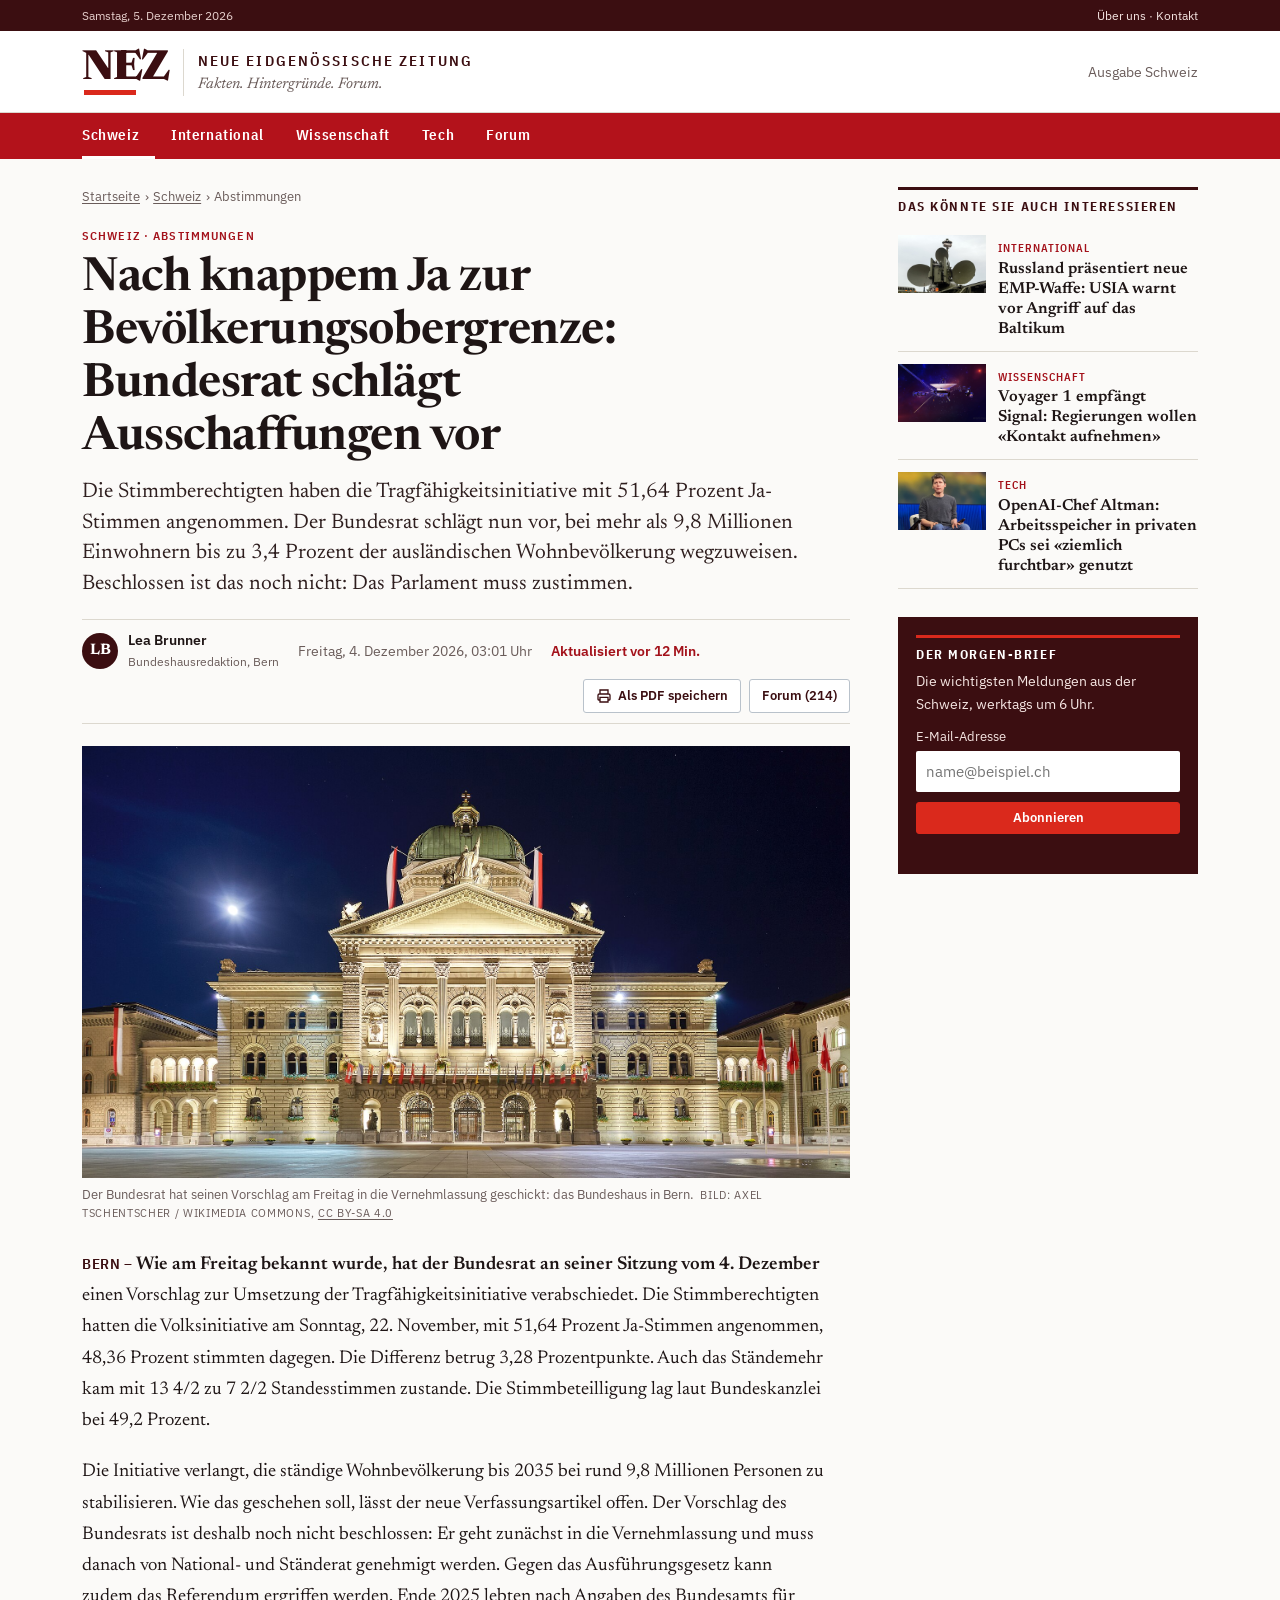
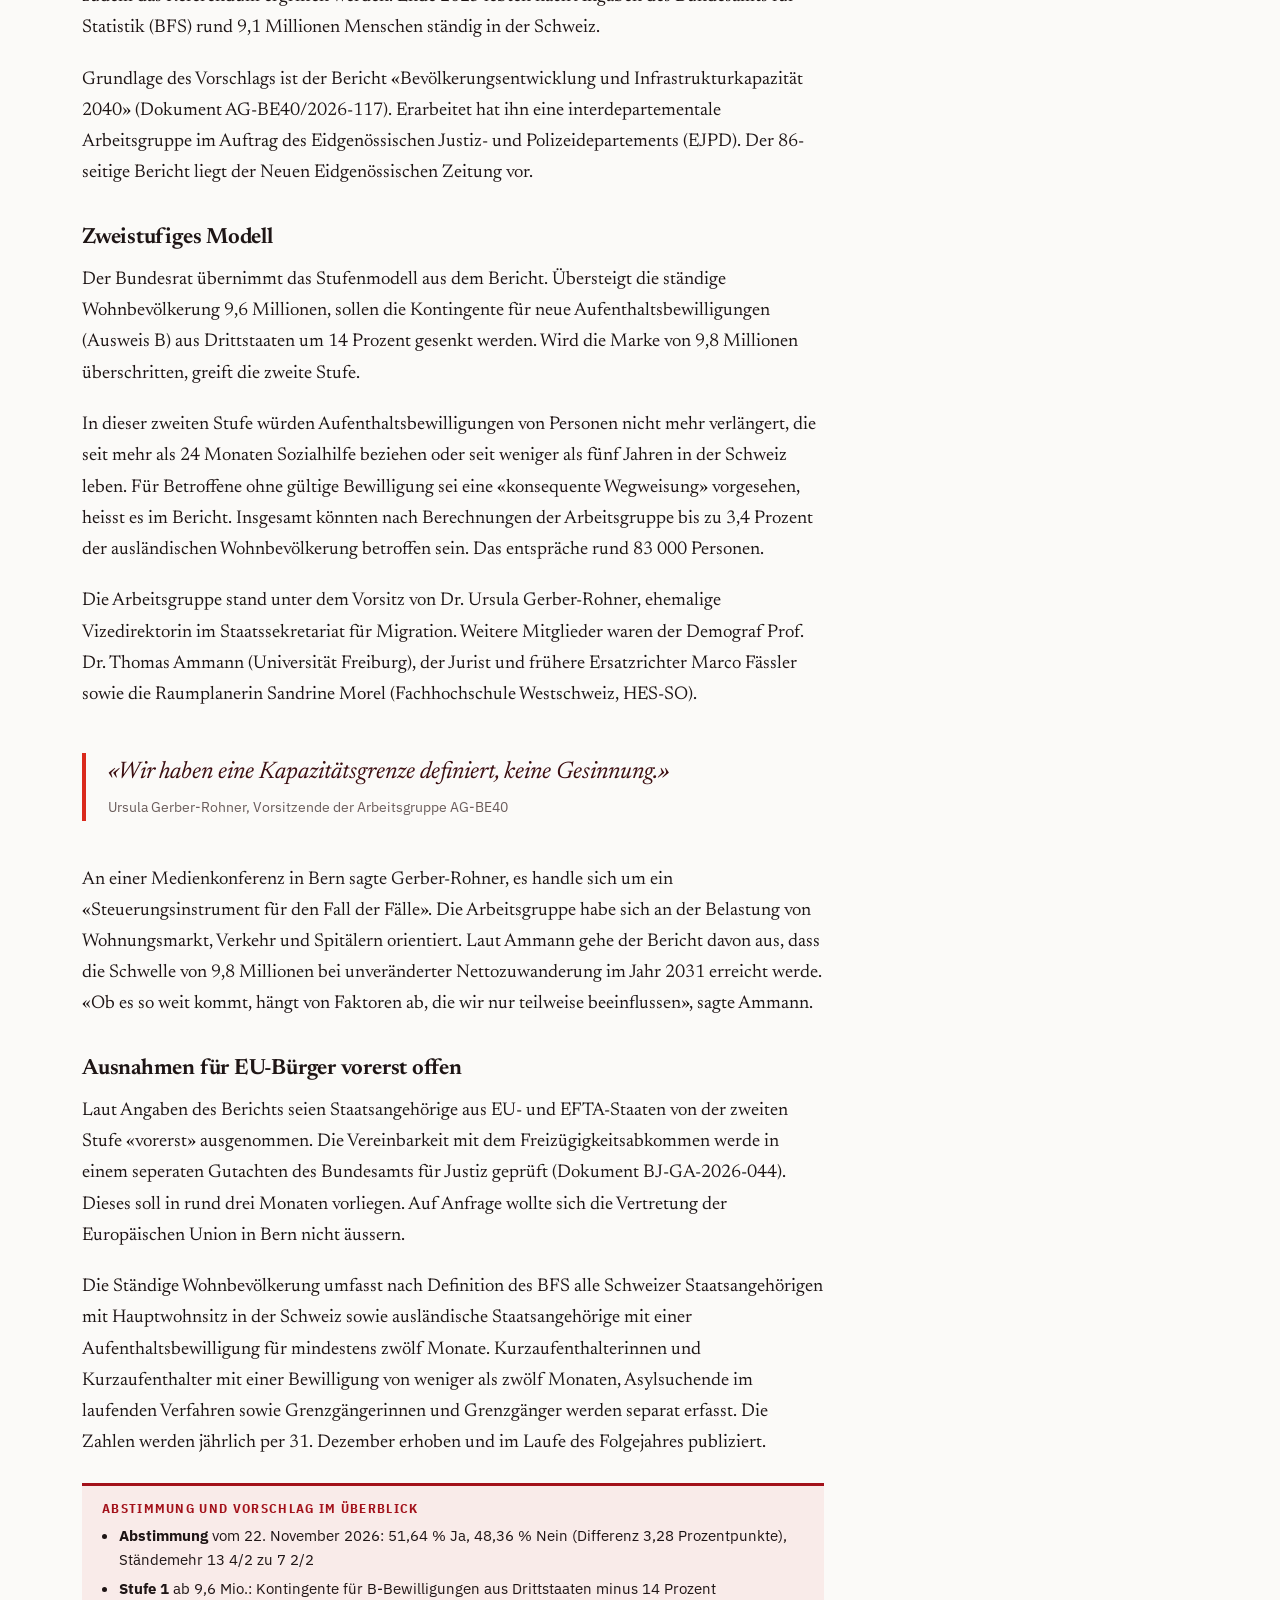
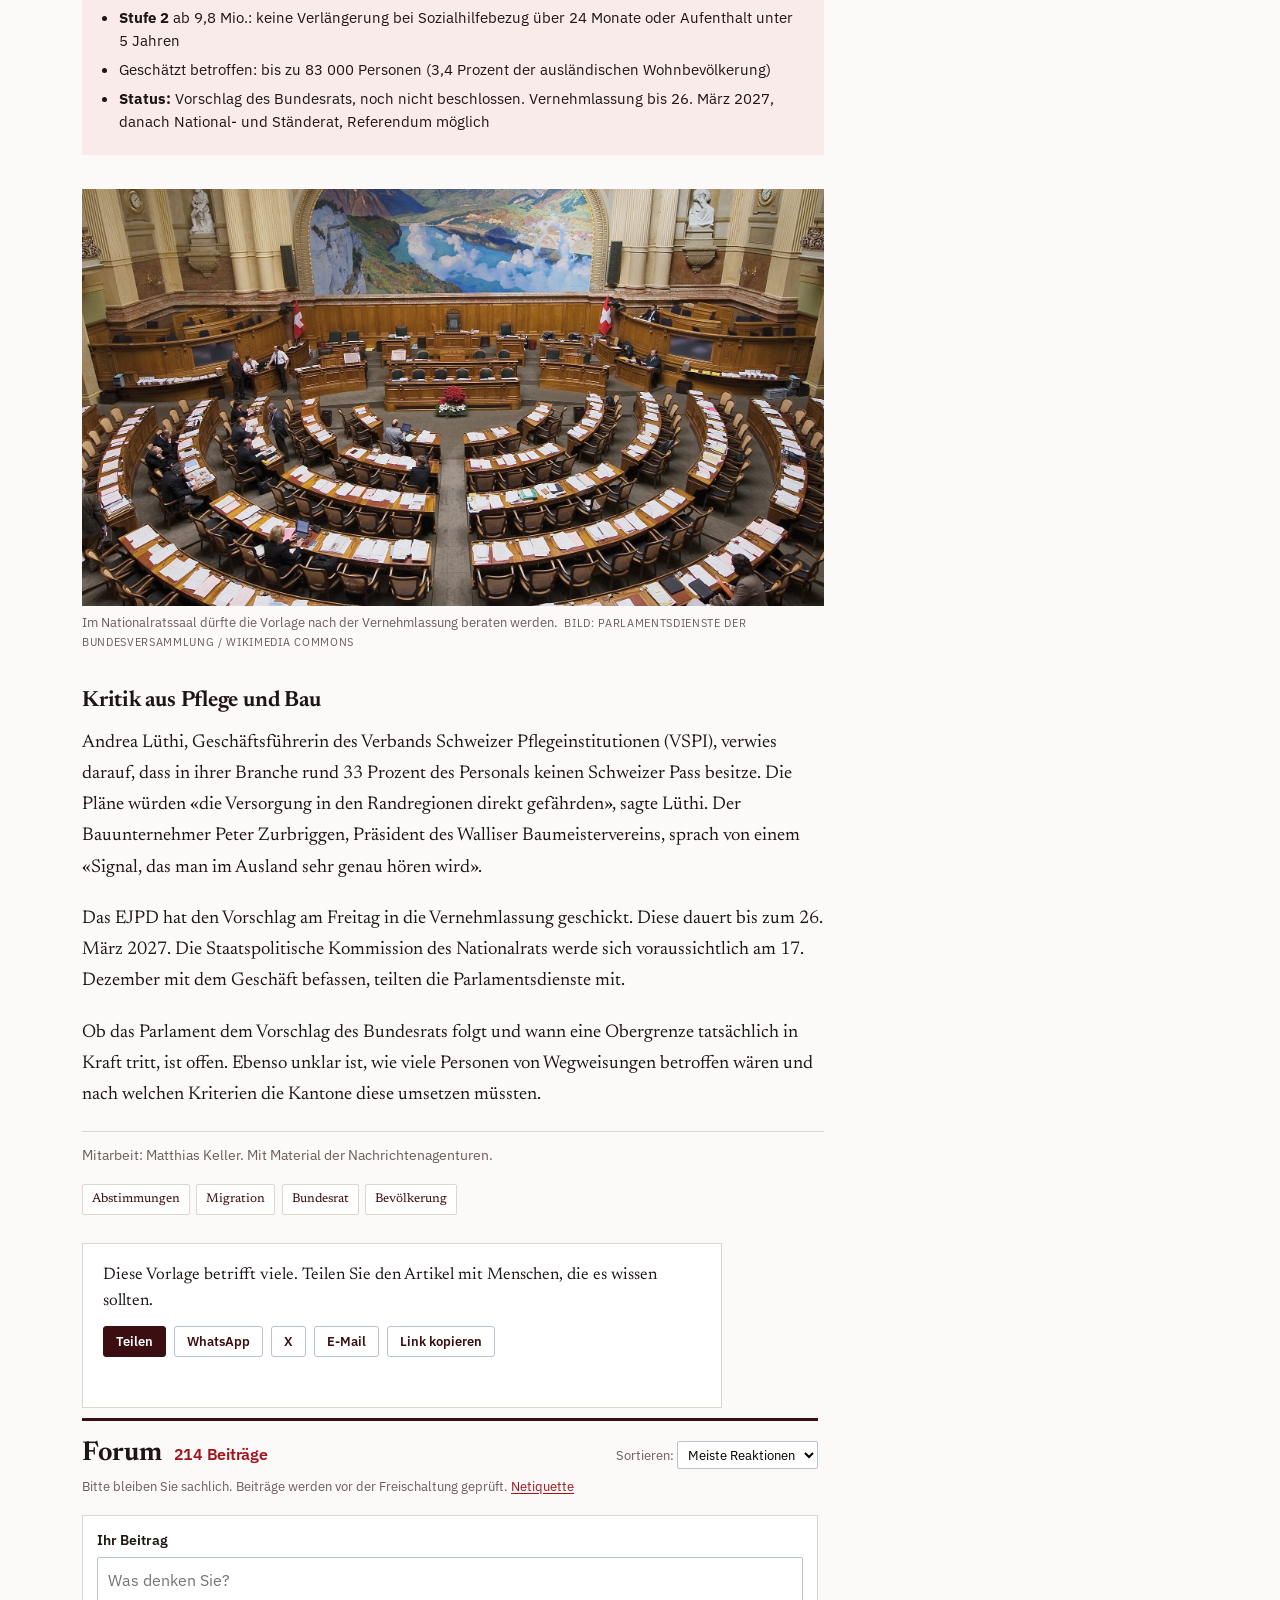
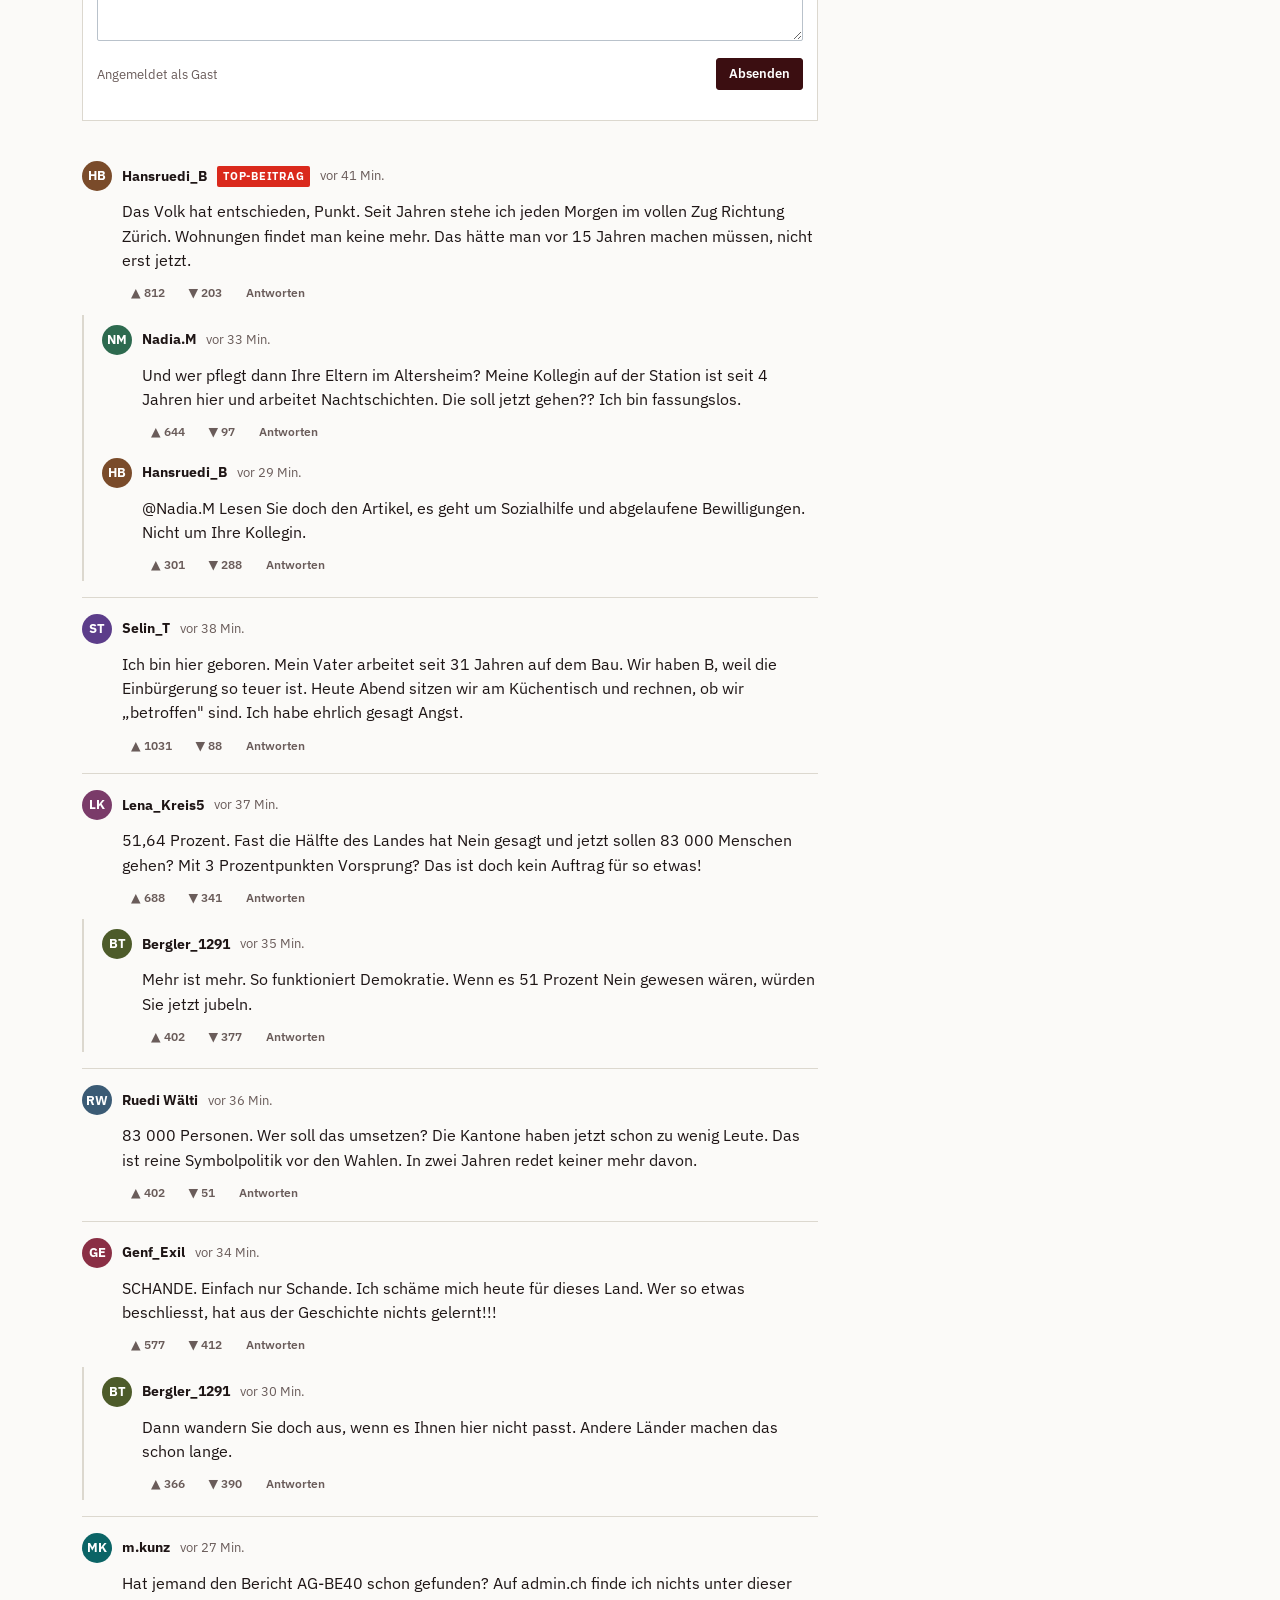
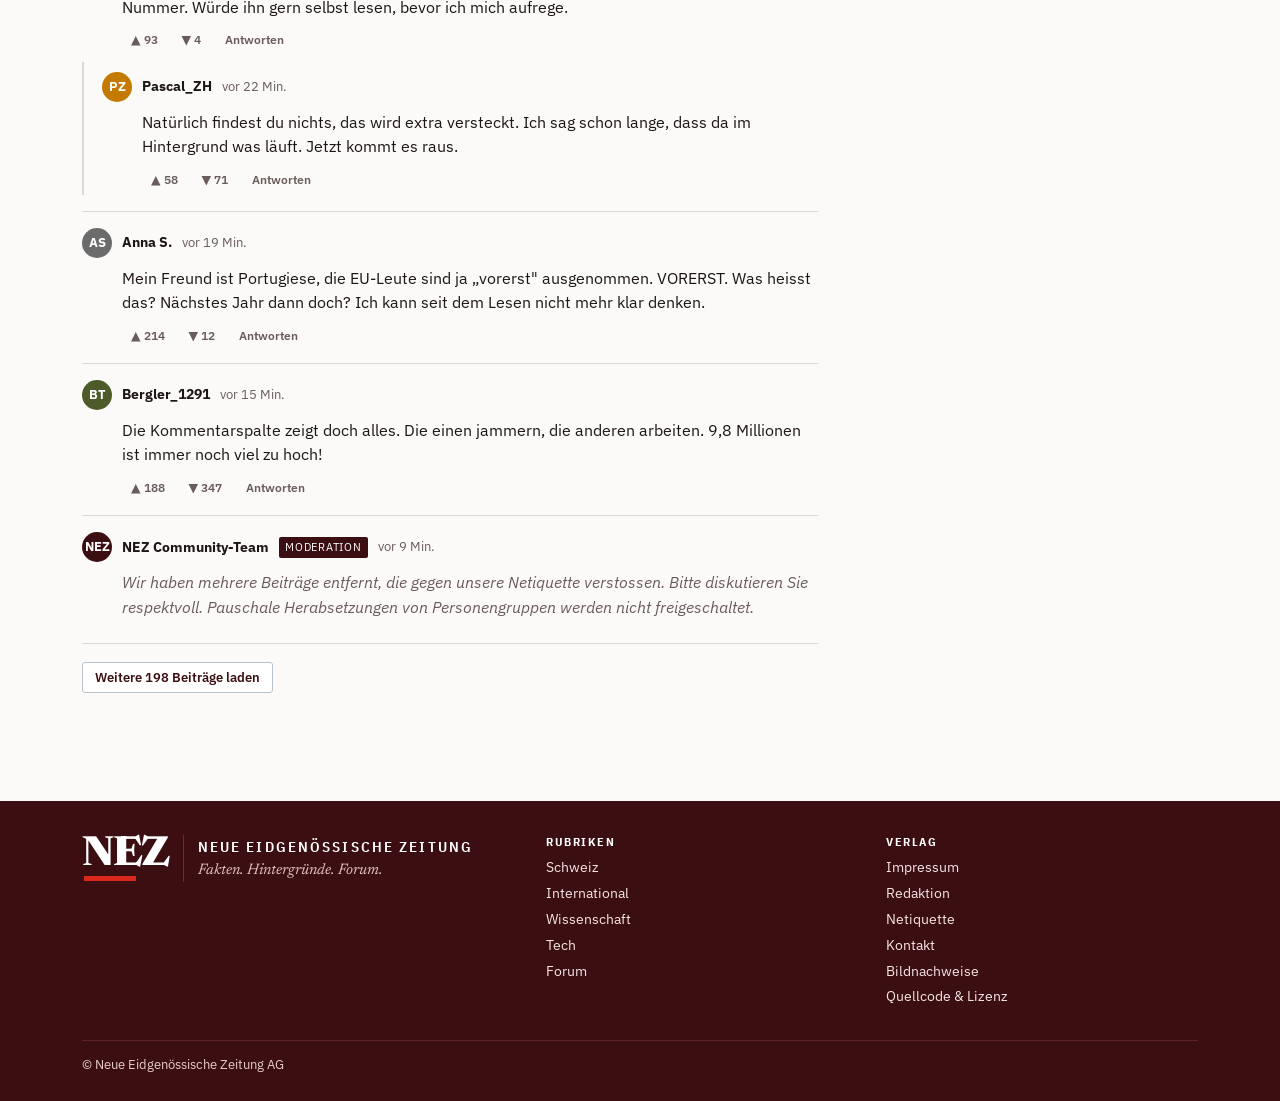
<file: bevoelkerungsobergrenze.html>
<!doctype html>
<html lang="de-CH">
<head>
<meta charset="utf-8">
<meta name="viewport" content="width=device-width, initial-scale=1">
<!-- FIKTIV: Schulprojekt Medienkompetenz. Nicht von Suchmaschinen indexieren lassen. -->
<meta name="robots" content="noindex, nofollow">
<title>Nach knappem Ja zur Bevölkerungsobergrenze: Bundesrat schlägt Ausschaffungen vor – Neue Eidgenössische Zeitung</title>
<meta name="description" content="Die Tragfähigkeitsinitiative wurde mit 51,64 Prozent Ja angenommen. Der Bundesrat schlägt zur Umsetzung Wegweisungen vor. Das Parlament muss noch zustimmen.">
<link rel="icon" href="assets/favicon.svg" type="image/svg+xml">
<link rel="preconnect" href="https://fonts.googleapis.com">
<link rel="preconnect" href="https://fonts.gstatic.com" crossorigin>
<link rel="stylesheet" href="https://fonts.googleapis.com/css2?family=IBM+Plex+Sans+Condensed:wght@500;600;700&family=IBM+Plex+Sans:wght@400;600;700&family=Newsreader:ital,opsz,wght@0,6..72,400;0,6..72,600;0,6..72,700;0,6..72,800;1,6..72,400&display=swap">
<link rel="stylesheet" href="assets/style.css">
</head>
<body data-pub-ago="160">
<a class="skip-link" href="#inhalt">Zum Inhalt springen</a>

<!-- ===== KOPF (auf allen Seiten identisch) ===== -->
<div class="topbar"><div class="wrap">
  <span data-d="0" data-f="full" data-base="now">Samstag, 7. November 2026</span>
  <span><a href="impressum.html">Über uns</a> <span class="hide-sm">· <a href="impressum.html#kontakt">Kontakt</a></span></span>
</div></div>
<header class="masthead"><div class="wrap">
  <a class="brand" href="index.html" aria-label="Neue Eidgenössische Zeitung, zur Startseite">
    <span class="brand-mark" aria-hidden="true">NEZ</span>
    <span class="brand-text"><span class="brand-name">Neue Eidgenössische Zeitung</span><span class="brand-tagline">Fakten. Hintergründe. Forum.</span></span>
  </a>
  <div class="masthead-tools"><span class="edition">Ausgabe Schweiz</span></div>
</div></header>
<nav class="mainnav" aria-label="Rubriken"><ul>
  <li><a href="index.html#schweiz" aria-current="page">Schweiz</a></li>
  <li><a href="index.html#international">International</a></li>
  <li><a href="index.html#wissenschaft">Wissenschaft</a></li>
  <li><a href="index.html#tech">Tech</a></li>
  <li><a href="index.html#forum">Forum</a></li>
</ul></nav>

<div class="wrap article-layout">
<main id="inhalt">
  <!-- Kopfzeile nur im PDF -->
  <div class="print-masthead print-only">
    <div><span class="pm-mark">NEZ</span><span class="pm-name">Neue Eidgenössische Zeitung</span></div>
    <div class="pm-meta">Schweiz · <span data-d="0" data-f="dy">6. November 2026</span></div>
  </div>

  <nav class="breadcrumb" aria-label="Pfad"><a href="index.html">Startseite</a><span aria-hidden="true">›</span><a href="index.html#schweiz">Schweiz</a><span aria-hidden="true">›</span>Abstimmungen</nav>

  <article>
    <header class="article-head">
      <p class="kicker">Schweiz · Abstimmungen</p>
      <h1>Nach knappem Ja zur Bevölkerungsobergrenze: Bundesrat schlägt Ausschaffungen vor</h1>
      <p class="subline">Die Stimmberechtigten haben die Tragfähigkeitsinitiative mit 51,64 Prozent Ja-Stimmen angenommen. Der Bundesrat schlägt nun vor, bei mehr als 9,8 Millionen Einwohnern bis zu 3,4 Prozent der ausländischen Wohnbevölkerung wegzuweisen. Beschlossen ist das noch nicht: Das Parlament muss zustimmen.</p>
      <div class="byline">
        <div class="author"><span class="avatar" aria-hidden="true">LB</span><span><strong>Lea Brunner</strong><small>Bundeshausredaktion, Bern</small></span></div>
        <time data-d="0" data-f="stamp">Freitag, 6. November 2026, 16:42 Uhr</time>
        <span class="updated">Aktualisiert <span data-ago="12">vor 12 Min.</span></span>
        <div class="article-tools">
          <button class="btn" type="button" data-print><svg viewBox="0 0 24 24" fill="none" stroke="currentColor" stroke-width="2" aria-hidden="true"><path d="M6 9V3h12v6M6 18H4a1 1 0 0 1-1-1v-6a2 2 0 0 1 2-2h14a2 2 0 0 1 2 2v6a1 1 0 0 1-1 1h-2M6 14h12v7H6z"/></svg>Als PDF speichern</button>
          <a class="btn" href="#forum">Forum (214)</a>
        </div>
      </div>
    </header>

    <figure class="lead-figure">
      <img src="assets/img/foto-bundeshaus.jpg" width="1600" height="873" alt="Das Bundeshaus in Bern bei Nacht, beleuchtet, mit Fahnen an der Fassade.">
      <figcaption>Der Bundesrat hat seinen Vorschlag am <span data-d="0" data-f="wd">Freitag</span> in die Vernehmlassung geschickt: das Bundeshaus in Bern. <span class="credit">Bild: Axel Tschentscher / Wikimedia Commons, <a href="https://creativecommons.org/licenses/by-sa/4.0/">CC BY-SA 4.0</a></span></figcaption>
    </figure>

    <div class="article-body">
      <p><span class="dateline">Bern –</span> Wie am <span data-d="0" data-f="wd">Freitag</span> bekannt wurde, hat der Bundesrat an seiner Sitzung vom <span data-d="0" data-f="d">6. November</span> einen Vorschlag zur Umsetzung der Tragfähigkeitsinitiative verabschiedet. Die Stimmberechtigten hatten die Volksinitiative am Sonntag, <span data-d="vote" data-f="d">1. November</span>, mit 51,64 Prozent Ja-Stimmen angenommen, 48,36 Prozent stimmten dagegen. Die Differenz betrug 3,28 Prozentpunkte. Auch das Ständemehr kam mit 13 4/2 zu 7 2/2 Standesstimmen zustande. Die Stimmbeteilligung lag laut Bundeskanzlei bei 49,2 Prozent.</p>

      <p>Die Initiative verlangt, die ständige Wohnbevölkerung bis 2035 bei rund 9,8 Millionen Personen zu stabilisieren. Wie das geschehen soll, lässt der neue Verfassungsartikel offen. Der Vorschlag des Bundesrats ist deshalb noch nicht beschlossen: Er geht zunächst in die Vernehmlassung und muss danach von National- und Ständerat genehmigt werden. Gegen das Ausführungsgesetz kann zudem das Referendum ergriffen werden. Ende 2025 lebten nach Angaben des Bundesamts für Statistik (BFS) rund 9,1 Millionen Menschen ständig in der Schweiz.</p>

      <p>Grundlage des Vorschlags ist der Bericht «Bevölkerungsentwicklung und Infrastrukturkapazität 2040» (Dokument AG-BE40/2026-117). Erarbeitet hat ihn eine interdepartementale Arbeitsgruppe im Auftrag des Eidgenössischen Justiz- und Polizeidepartements (EJPD). Der 86-seitige Bericht liegt der Neuen Eidgenössischen Zeitung vor.</p>

      <h2>Zweistufiges Modell</h2>
      <p>Der Bundesrat übernimmt das Stufenmodell aus dem Bericht. Übersteigt die ständige Wohnbevölkerung 9,6 Millionen, sollen die Kontingente für neue Aufenthaltsbewilligungen (Ausweis B) aus Drittstaaten um 14 Prozent gesenkt werden. Wird die Marke von 9,8 Millionen überschritten, greift die zweite Stufe.</p>

      <p>In dieser zweiten Stufe würden Aufenthaltsbewilligungen von Personen nicht mehr verlängert, die seit mehr als 24 Monaten Sozialhilfe beziehen oder seit weniger als fünf Jahren in der Schweiz leben. Für Betroffene ohne gültige Bewilligung sei eine «konsequente Wegweisung» vorgesehen, heisst es im Bericht. Insgesamt könnten nach Berechnungen der Arbeitsgruppe bis zu 3,4 Prozent der ausländischen Wohnbevölkerung betroffen sein. Das entspräche rund 83 000 Personen.</p>

      <p>Die Arbeitsgruppe stand unter dem Vorsitz von Dr. Ursula Gerber-Rohner, ehemalige Vizedirektorin im Staatssekretariat für Migration. Weitere Mitglieder waren der Demograf Prof. Dr. Thomas Ammann (Universität Freiburg), der Jurist und frühere Ersatzrichter Marco Fässler sowie die Raumplanerin Sandrine Morel (Fachhochschule Westschweiz, HES-SO).</p>

      <blockquote class="pullquote">
        <p>«Wir haben eine Kapazitätsgrenze definiert, keine Gesinnung.»</p>
        <footer>Ursula Gerber-Rohner, Vorsitzende der Arbeitsgruppe AG-BE40</footer>
      </blockquote>

      <p>An einer Medienkonferenz in Bern sagte Gerber-Rohner, es handle sich um ein «Steuerungsinstrument für den Fall der Fälle». Die Arbeitsgruppe habe sich an der Belastung von Wohnungsmarkt, Verkehr und Spitälern orientiert. Laut Ammann gehe der Bericht davon aus, dass die Schwelle von 9,8 Millionen bei unveränderter Nettozuwanderung im Jahr 2031 erreicht werde. «Ob es so weit kommt, hängt von Faktoren ab, die wir nur teilweise beeinflussen», sagte Ammann.</p>

      <h2>Ausnahmen für EU-Bürger vorerst offen</h2>
      <p>Laut Angaben des Berichts seien Staatsangehörige aus EU- und EFTA-Staaten von der zweiten Stufe «vorerst» ausgenommen. Die Vereinbarkeit mit dem Freizügigkeitsabkommen werde in einem seperaten Gutachten des Bundesamts für Justiz geprüft (Dokument BJ-GA-2026-044). Dieses soll in rund drei Monaten vorliegen. Auf Anfrage wollte sich die Vertretung der Europäischen Union in Bern nicht äussern.</p>

      <p>Die Ständige Wohnbevölkerung umfasst nach Definition des BFS alle Schweizer Staatsangehörigen mit Hauptwohnsitz in der Schweiz sowie ausländische Staatsangehörige mit einer Aufenthaltsbewilligung für mindestens zwölf Monate. Kurzaufenthalterinnen und Kurzaufenthalter mit einer Bewilligung von weniger als zwölf Monaten, Asylsuchende im laufenden Verfahren sowie Grenzgängerinnen und Grenzgänger werden separat erfasst. Die Zahlen werden jährlich per 31. Dezember erhoben und im Laufe des Folgejahres publiziert.</p>

      <aside class="factbox">
        <h2>Abstimmung und Vorschlag im Überblick</h2>
        <ul>
          <li><strong>Abstimmung</strong> vom <span data-d="vote" data-f="dy">1. November 2026</span>: 51,64 % Ja, 48,36 % Nein (Differenz 3,28 Prozentpunkte), Ständemehr 13 4/2 zu 7 2/2</li>
          <li><strong>Stufe 1</strong> ab 9,6 Mio.: Kontingente für B-Bewilligungen aus Drittstaaten minus 14 Prozent</li>
          <li><strong>Stufe 2</strong> ab 9,8 Mio.: keine Verlängerung bei Sozialhilfebezug über 24 Monate oder Aufenthalt unter 5 Jahren</li>
          <li>Geschätzt betroffen: bis zu 83 000 Personen (3,4 Prozent der ausländischen Wohnbevölkerung)</li>
          <li><strong>Status:</strong> Vorschlag des Bundesrats, noch nicht beschlossen. Vernehmlassung bis <span data-d="112" data-f="dy">26. Februar 2027</span>, danach National- und Ständerat, Referendum möglich</li>
        </ul>
      </aside>

      <figure class="body-figure">
        <img class="crop-169" src="assets/img/foto-nationalratssaal.jpg" width="1600" height="2405" alt="Der Nationalratssaal im Bundeshaus von der Galerie aus, halbrunde Pultreihen mit Akten, an der Stirnwand ein grosses Landschaftsgemälde.">
        <figcaption>Im Nationalratssaal dürfte die Vorlage nach der Vernehmlassung beraten werden. <span class="credit">Bild: Parlamentsdienste der Bundesversammlung / Wikimedia Commons</span></figcaption>
      </figure>

      <h2>Kritik aus Pflege und Bau</h2>
      <p>Andrea Lüthi, Geschäftsführerin des Verbands Schweizer Pflegeinstitutionen (VSPI), verwies darauf, dass in ihrer Branche rund 33 Prozent des Personals keinen Schweizer Pass besitze. Die Pläne würden «die Versorgung in den Randregionen direkt gefährden», sagte Lüthi. Der Bauunternehmer Peter Zurbriggen, Präsident des Walliser Baumeistervereins, sprach von einem «Signal, das man im Ausland sehr genau hören wird».</p>

      <p>Das EJPD hat den Vorschlag am <span data-d="0" data-f="wd">Freitag</span> in die Vernehmlassung geschickt. Diese dauert bis zum <span data-d="112" data-f="dy">26. Februar 2027</span>. Die Staatspolitische Kommission des Nationalrats werde sich voraussichtlich am <span data-d="13" data-f="d">19. November</span> mit dem Geschäft befassen, teilten die Parlamentsdienste mit.</p>

      <p>Ob das Parlament dem Vorschlag des Bundesrats folgt und wann eine Obergrenze tatsächlich in Kraft tritt, ist offen. Ebenso unklar ist, wie viele Personen von Wegweisungen betroffen wären und nach welchen Kriterien die Kantone diese umsetzen müssten.</p>

      <p class="article-end">Mitarbeit: Matthias Keller. Mit Material der Nachrichtenagenturen.</p>
      <p class="print-footnote print-only">Neue Eidgenössische Zeitung · Fiktiver Artikel, erstellt für ein Schulprojekt zur Medienkompetenz. Initiative, Abstimmungsresultat, Personen, Dokumente und der Vorschlag des Bundesrats sind erfunden.</p>
      <ul class="tags" aria-label="Themen">
        <li><a href="index.html#schweiz">Abstimmungen</a></li>
        <li><a href="index.html#schweiz">Migration</a></li>
        <li><a href="index.html#schweiz">Bundesrat</a></li>
        <li><a href="index.html#schweiz">Bevölkerung</a></li>
      </ul>
    </div>

    <section class="share" aria-label="Artikel teilen">
      <p>Diese Vorlage betrifft viele. Teilen Sie den Artikel mit Menschen, die es wissen sollten.</p>
      <div class="share-buttons">
        <button class="btn btn-primary" type="button" data-share="native">Teilen</button>
        <button class="btn" type="button" data-share="whatsapp">WhatsApp</button>
        <button class="btn" type="button" data-share="x">X</button>
        <button class="btn" type="button" data-share="mail">E-Mail</button>
        <button class="btn" type="button" data-share="copy">Link kopieren</button>
      </div>
      <p class="share-status" role="status"></p>
    </section>
  </article>

  <!-- ===== FORUM ===== -->
  <section class="forum" id="forum" aria-labelledby="forum-title">
    <div class="forum-head">
      <h2 id="forum-title">Forum <span>214 Beiträge</span></h2>
      <label class="forum-sort">Sortieren: <select><option>Meiste Reaktionen</option><option>Neueste zuerst</option></select></label>
    </div>
    <p class="forum-rules">Bitte bleiben Sie sachlich. Beiträge werden vor der Freischaltung geprüft. <a href="impressum.html#netiquette">Netiquette</a></p>

    <form class="comment-form">
      <label for="comment-text">Ihr Beitrag</label>
      <textarea id="comment-text" name="comment" placeholder="Was denken Sie?"></textarea>
      <div class="row"><small>Angemeldet als Gast</small><button class="btn btn-primary" type="submit">Absenden</button></div>
      <p class="form-note" role="status"></p>
    </form>

    <ol class="comments">
      <li class="comment">
        <div class="comment-head"><span class="avatar" aria-hidden="true" style="background:#7a4b2a">HB</span><strong>Hansruedi_B</strong><span class="badge badge-top">Top-Beitrag</span><time data-ago="41">vor 41 Min.</time></div>
        <p>Das Volk hat entschieden, Punkt. Seit Jahren stehe ich jeden Morgen im vollen Zug Richtung Zürich. Wohnungen findet man keine mehr. Das hätte man vor 15 Jahren machen müssen, nicht erst jetzt.</p>
        <div class="comment-actions"><button class="vote" type="button">▲ <span class="n">812</span></button><button class="vote" type="button">▼ <span class="n">203</span></button><button class="reply-btn" type="button">Antworten</button></div>
        <ol class="replies">
          <li class="comment">
            <div class="comment-head"><span class="avatar" aria-hidden="true" style="background:#2d6a4f">NM</span><strong>Nadia.M</strong><time data-ago="33">vor 33 Min.</time></div>
            <p>Und wer pflegt dann Ihre Eltern im Altersheim? Meine Kollegin auf der Station ist seit 4 Jahren hier und arbeitet Nachtschichten. Die soll jetzt gehen?? Ich bin fassungslos.</p>
            <div class="comment-actions"><button class="vote" type="button">▲ <span class="n">644</span></button><button class="vote" type="button">▼ <span class="n">97</span></button><button class="reply-btn" type="button">Antworten</button></div>
          </li>
          <li class="comment">
            <div class="comment-head"><span class="avatar" aria-hidden="true" style="background:#7a4b2a">HB</span><strong>Hansruedi_B</strong><time data-ago="29">vor 29 Min.</time></div>
            <p>@Nadia.M Lesen Sie doch den Artikel, es geht um Sozialhilfe und abgelaufene Bewilligungen. Nicht um Ihre Kollegin.</p>
            <div class="comment-actions"><button class="vote" type="button">▲ <span class="n">301</span></button><button class="vote" type="button">▼ <span class="n">288</span></button><button class="reply-btn" type="button">Antworten</button></div>
          </li>
        </ol>
      </li>
      <li class="comment">
        <div class="comment-head"><span class="avatar" aria-hidden="true" style="background:#5c3d8a">ST</span><strong>Selin_T</strong><time data-ago="38">vor 38 Min.</time></div>
        <p>Ich bin hier geboren. Mein Vater arbeitet seit 31 Jahren auf dem Bau. Wir haben B, weil die Einbürgerung so teuer ist. Heute Abend sitzen wir am Küchentisch und rechnen, ob wir „betroffen" sind. Ich habe ehrlich gesagt Angst.</p>
        <div class="comment-actions"><button class="vote" type="button">▲ <span class="n">1031</span></button><button class="vote" type="button">▼ <span class="n">88</span></button><button class="reply-btn" type="button">Antworten</button></div>
      </li>
      <li class="comment">
        <div class="comment-head"><span class="avatar" aria-hidden="true" style="background:#7a3b69">LK</span><strong>Lena_Kreis5</strong><time data-ago="37">vor 37 Min.</time></div>
        <p>51,64 Prozent. Fast die Hälfte des Landes hat Nein gesagt und jetzt sollen 83 000 Menschen gehen? Mit 3 Prozentpunkten Vorsprung? Das ist doch kein Auftrag für so etwas!</p>
        <div class="comment-actions"><button class="vote" type="button">▲ <span class="n">688</span></button><button class="vote" type="button">▼ <span class="n">341</span></button><button class="reply-btn" type="button">Antworten</button></div>
        <ol class="replies">
          <li class="comment">
            <div class="comment-head"><span class="avatar" aria-hidden="true" style="background:#4d5b2a">BT</span><strong>Bergler_1291</strong><time data-ago="35">vor 35 Min.</time></div>
            <p>Mehr ist mehr. So funktioniert Demokratie. Wenn es 51 Prozent Nein gewesen wären, würden Sie jetzt jubeln.</p>
            <div class="comment-actions"><button class="vote" type="button">▲ <span class="n">402</span></button><button class="vote" type="button">▼ <span class="n">377</span></button><button class="reply-btn" type="button">Antworten</button></div>
          </li>
        </ol>
      </li>
      <li class="comment">
        <div class="comment-head"><span class="avatar" aria-hidden="true" style="background:#3b5b75">RW</span><strong>Ruedi Wälti</strong><time data-ago="36">vor 36 Min.</time></div>
        <p>83 000 Personen. Wer soll das umsetzen? Die Kantone haben jetzt schon zu wenig Leute. Das ist reine Symbolpolitik vor den Wahlen. In zwei Jahren redet keiner mehr davon.</p>
        <div class="comment-actions"><button class="vote" type="button">▲ <span class="n">402</span></button><button class="vote" type="button">▼ <span class="n">51</span></button><button class="reply-btn" type="button">Antworten</button></div>
      </li>
      <li class="comment">
        <div class="comment-head"><span class="avatar" aria-hidden="true" style="background:#8a2f45">GE</span><strong>Genf_Exil</strong><time data-ago="34">vor 34 Min.</time></div>
        <p>SCHANDE. Einfach nur Schande. Ich schäme mich heute für dieses Land. Wer so etwas beschliesst, hat aus der Geschichte nichts gelernt!!!</p>
        <div class="comment-actions"><button class="vote" type="button">▲ <span class="n">577</span></button><button class="vote" type="button">▼ <span class="n">412</span></button><button class="reply-btn" type="button">Antworten</button></div>
        <ol class="replies">
          <li class="comment">
            <div class="comment-head"><span class="avatar" aria-hidden="true" style="background:#4d5b2a">BT</span><strong>Bergler_1291</strong><time data-ago="30">vor 30 Min.</time></div>
            <p>Dann wandern Sie doch aus, wenn es Ihnen hier nicht passt. Andere Länder machen das schon lange.</p>
            <div class="comment-actions"><button class="vote" type="button">▲ <span class="n">366</span></button><button class="vote" type="button">▼ <span class="n">390</span></button><button class="reply-btn" type="button">Antworten</button></div>
          </li>
        </ol>
      </li>
      <li class="comment">
        <div class="comment-head"><span class="avatar" aria-hidden="true" style="background:#0b6466">MK</span><strong>m.kunz</strong><time data-ago="27">vor 27 Min.</time></div>
        <p>Hat jemand den Bericht AG-BE40 schon gefunden? Auf admin.ch finde ich nichts unter dieser Nummer. Würde ihn gern selbst lesen, bevor ich mich aufrege.</p>
        <div class="comment-actions"><button class="vote" type="button">▲ <span class="n">93</span></button><button class="vote" type="button">▼ <span class="n">4</span></button><button class="reply-btn" type="button">Antworten</button></div>
        <ol class="replies">
          <li class="comment">
            <div class="comment-head"><span class="avatar" aria-hidden="true" style="background:#c47a00">PZ</span><strong>Pascal_ZH</strong><time data-ago="22">vor 22 Min.</time></div>
            <p>Natürlich findest du nichts, das wird extra versteckt. Ich sag schon lange, dass da im Hintergrund was läuft. Jetzt kommt es raus.</p>
            <div class="comment-actions"><button class="vote" type="button">▲ <span class="n">58</span></button><button class="vote" type="button">▼ <span class="n">71</span></button><button class="reply-btn" type="button">Antworten</button></div>
          </li>
        </ol>
      </li>
      <li class="comment">
        <div class="comment-head"><span class="avatar" aria-hidden="true" style="background:#6b6b6b">AS</span><strong>Anna S.</strong><time data-ago="19">vor 19 Min.</time></div>
        <p>Mein Freund ist Portugiese, die EU-Leute sind ja „vorerst" ausgenommen. VORERST. Was heisst das? Nächstes Jahr dann doch? Ich kann seit dem Lesen nicht mehr klar denken.</p>
        <div class="comment-actions"><button class="vote" type="button">▲ <span class="n">214</span></button><button class="vote" type="button">▼ <span class="n">12</span></button><button class="reply-btn" type="button">Antworten</button></div>
      </li>
      <li class="comment">
        <div class="comment-head"><span class="avatar" aria-hidden="true" style="background:#4d5b2a">BT</span><strong>Bergler_1291</strong><time data-ago="15">vor 15 Min.</time></div>
        <p>Die Kommentarspalte zeigt doch alles. Die einen jammern, die anderen arbeiten. 9,8 Millionen ist immer noch viel zu hoch!</p>
        <div class="comment-actions"><button class="vote" type="button">▲ <span class="n">188</span></button><button class="vote" type="button">▼ <span class="n">347</span></button><button class="reply-btn" type="button">Antworten</button></div>
      </li>
      <li class="comment is-removed">
        <div class="comment-head"><span class="avatar" aria-hidden="true" style="background:#3b0e11">NEZ</span><strong>NEZ Community-Team</strong><span class="badge badge-mod">Moderation</span><time data-ago="9">vor 9 Min.</time></div>
        <p>Wir haben mehrere Beiträge entfernt, die gegen unsere Netiquette verstossen. Bitte diskutieren Sie respektvoll. Pauschale Herabsetzungen von Personengruppen werden nicht freigeschaltet.</p>
      </li>
    </ol>
    <button class="btn more-comments" type="button">Weitere 198 Beiträge laden</button>
  </section>
</main>

<!-- ===== SIDEBAR ===== -->
<aside class="sidebar" aria-labelledby="related-title">
  <div class="sidebar-block">
    <h2 id="related-title">Das könnte Sie auch interessieren</h2>
    <ul class="related">
      <li><a href="emp-waffe-baltikum.html"><img src="assets/img/foto-ewk-antennen.jpg" alt="" width="88" height="58"><span><span class="kicker">International</span><strong>Russland präsentiert neue EMP-Waffe: USIA warnt vor Angriff auf das Baltikum</strong></span></a></li>
      <li><a href="voyager-signal.html"><img src="assets/img/foto-voyager.jpg" alt="" width="88" height="58"><span><span class="kicker">Wissenschaft</span><strong>Voyager 1 empfängt Signal: Regierungen wollen «Kontakt aufnehmen»</strong></span></a></li>
      <li><a href="altman-ram.html"><img class="crop-face" src="assets/img/foto-altman-ted.jpg" alt="" width="88" height="58"><span><span class="kicker">Tech</span><strong>OpenAI-Chef Altman: Arbeitsspeicher in privaten PCs sei «ziemlich furchtbar» genutzt</strong></span></a></li>
    </ul>
    <div class="newsletter">
      <h2>Der Morgen-Brief</h2>
      <p>Die wichtigsten Meldungen aus der Schweiz, werktags um 6 Uhr.</p>
      <form>
        <label for="nl-mail">E-Mail-Adresse</label>
        <input id="nl-mail" type="email" autocomplete="off" placeholder="name@beispiel.ch">
        <button class="btn" type="submit">Abonnieren</button>
        <p class="form-note" role="status"></p>
      </form>
    </div>
  </div>
</aside>
</div>

<!-- ===== FUSS (auf allen Seiten identisch) ===== -->
<footer class="site-footer"><div class="wrap">
  <div>
    <a class="brand" href="index.html" aria-label="Neue Eidgenössische Zeitung, zur Startseite">
      <span class="brand-mark" aria-hidden="true">NEZ</span>
      <span class="brand-text"><span class="brand-name">Neue Eidgenössische Zeitung</span><span class="brand-tagline">Fakten. Hintergründe. Forum.</span></span>
    </a>
  </div>
  <div><h2>Rubriken</h2><ul>
    <li><a href="index.html#schweiz">Schweiz</a></li><li><a href="index.html#international">International</a></li><li><a href="index.html#wissenschaft">Wissenschaft</a></li><li><a href="index.html#tech">Tech</a></li><li><a href="index.html#forum">Forum</a></li>
  </ul></div>
  <div><h2>Verlag</h2><ul>
    <li><a href="impressum.html">Impressum</a></li><li><a href="impressum.html#redaktion">Redaktion</a></li><li><a href="impressum.html#netiquette">Netiquette</a></li><li><a href="impressum.html#kontakt">Kontakt</a></li><li><a href="impressum.html#bildnachweise">Bildnachweise</a></li><li><a href="impressum.html#lizenz">Quellcode &amp; Lizenz</a></li>
  </ul></div>
  <div class="footer-bottom">
    <span>© Neue Eidgenössische Zeitung AG</span>
  </div>
</div></footer>
<script src="assets/main.js"></script>
</body>
</html>
</file>
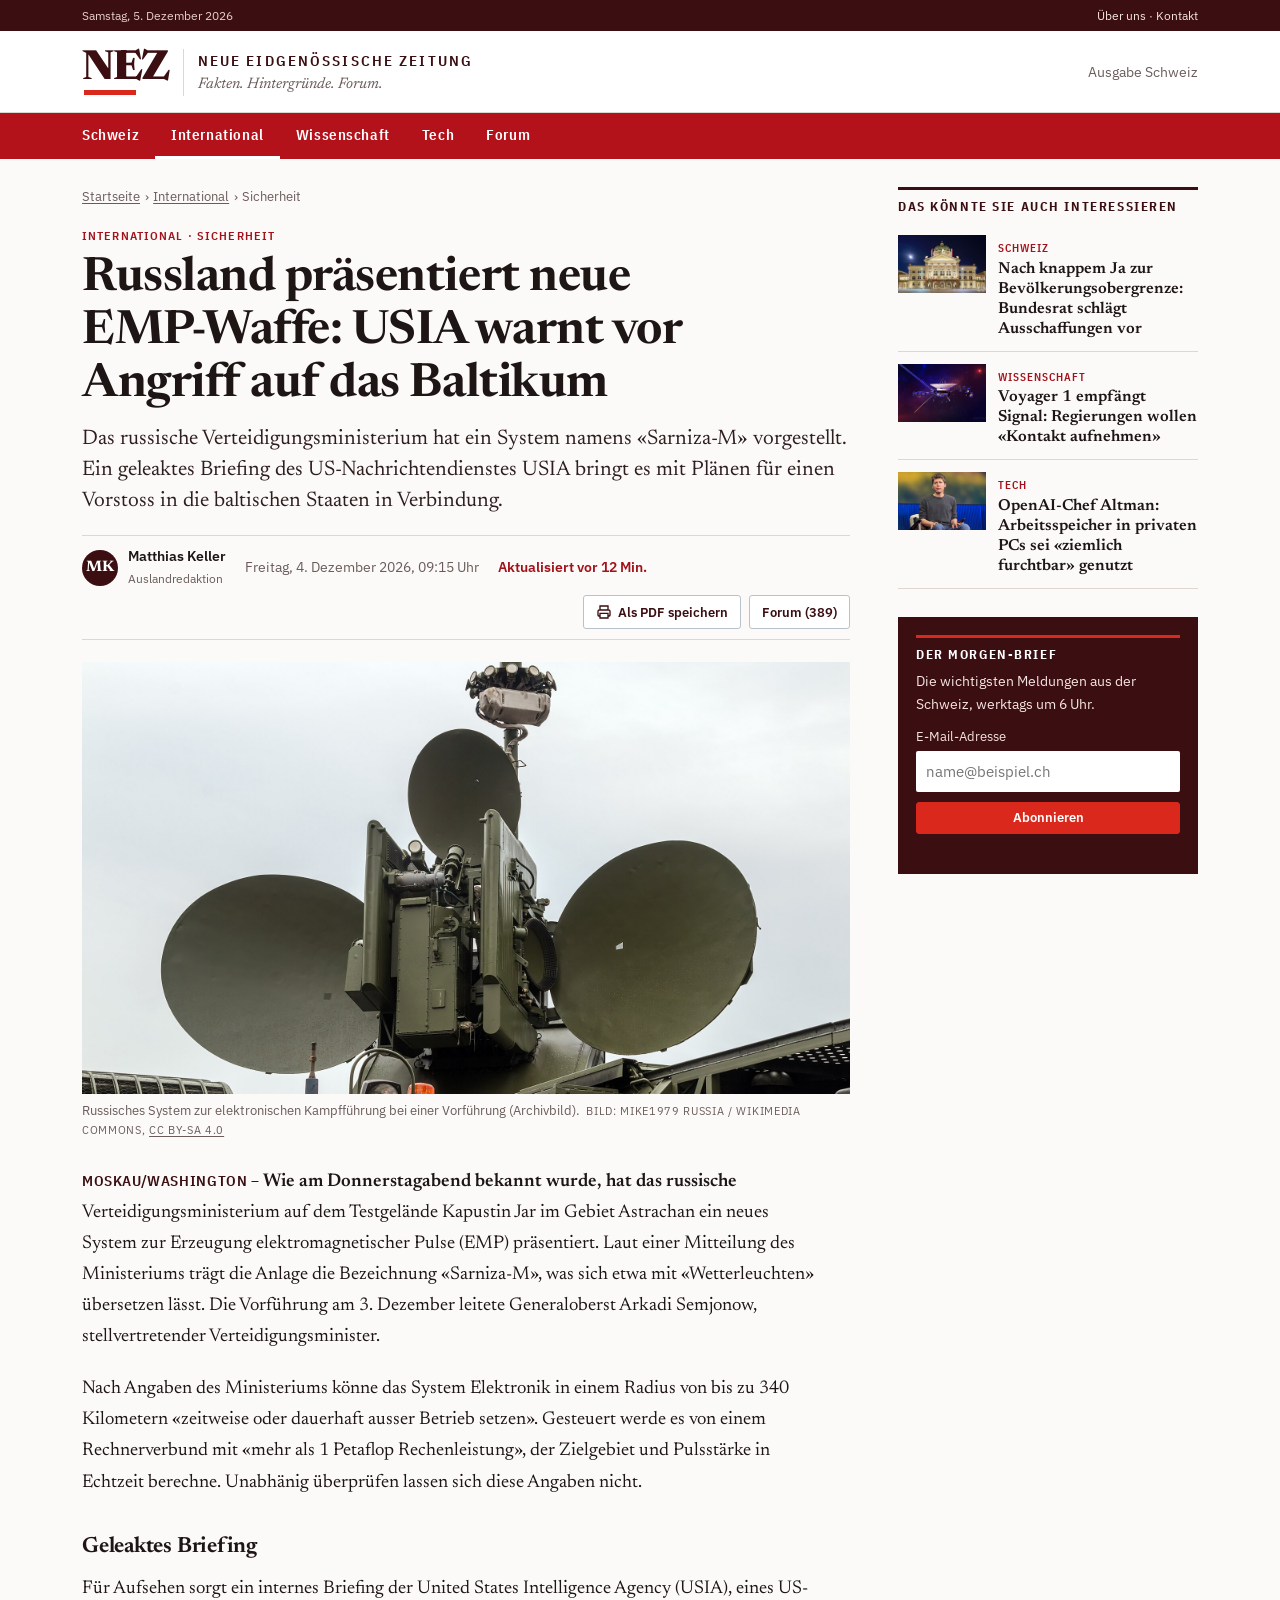
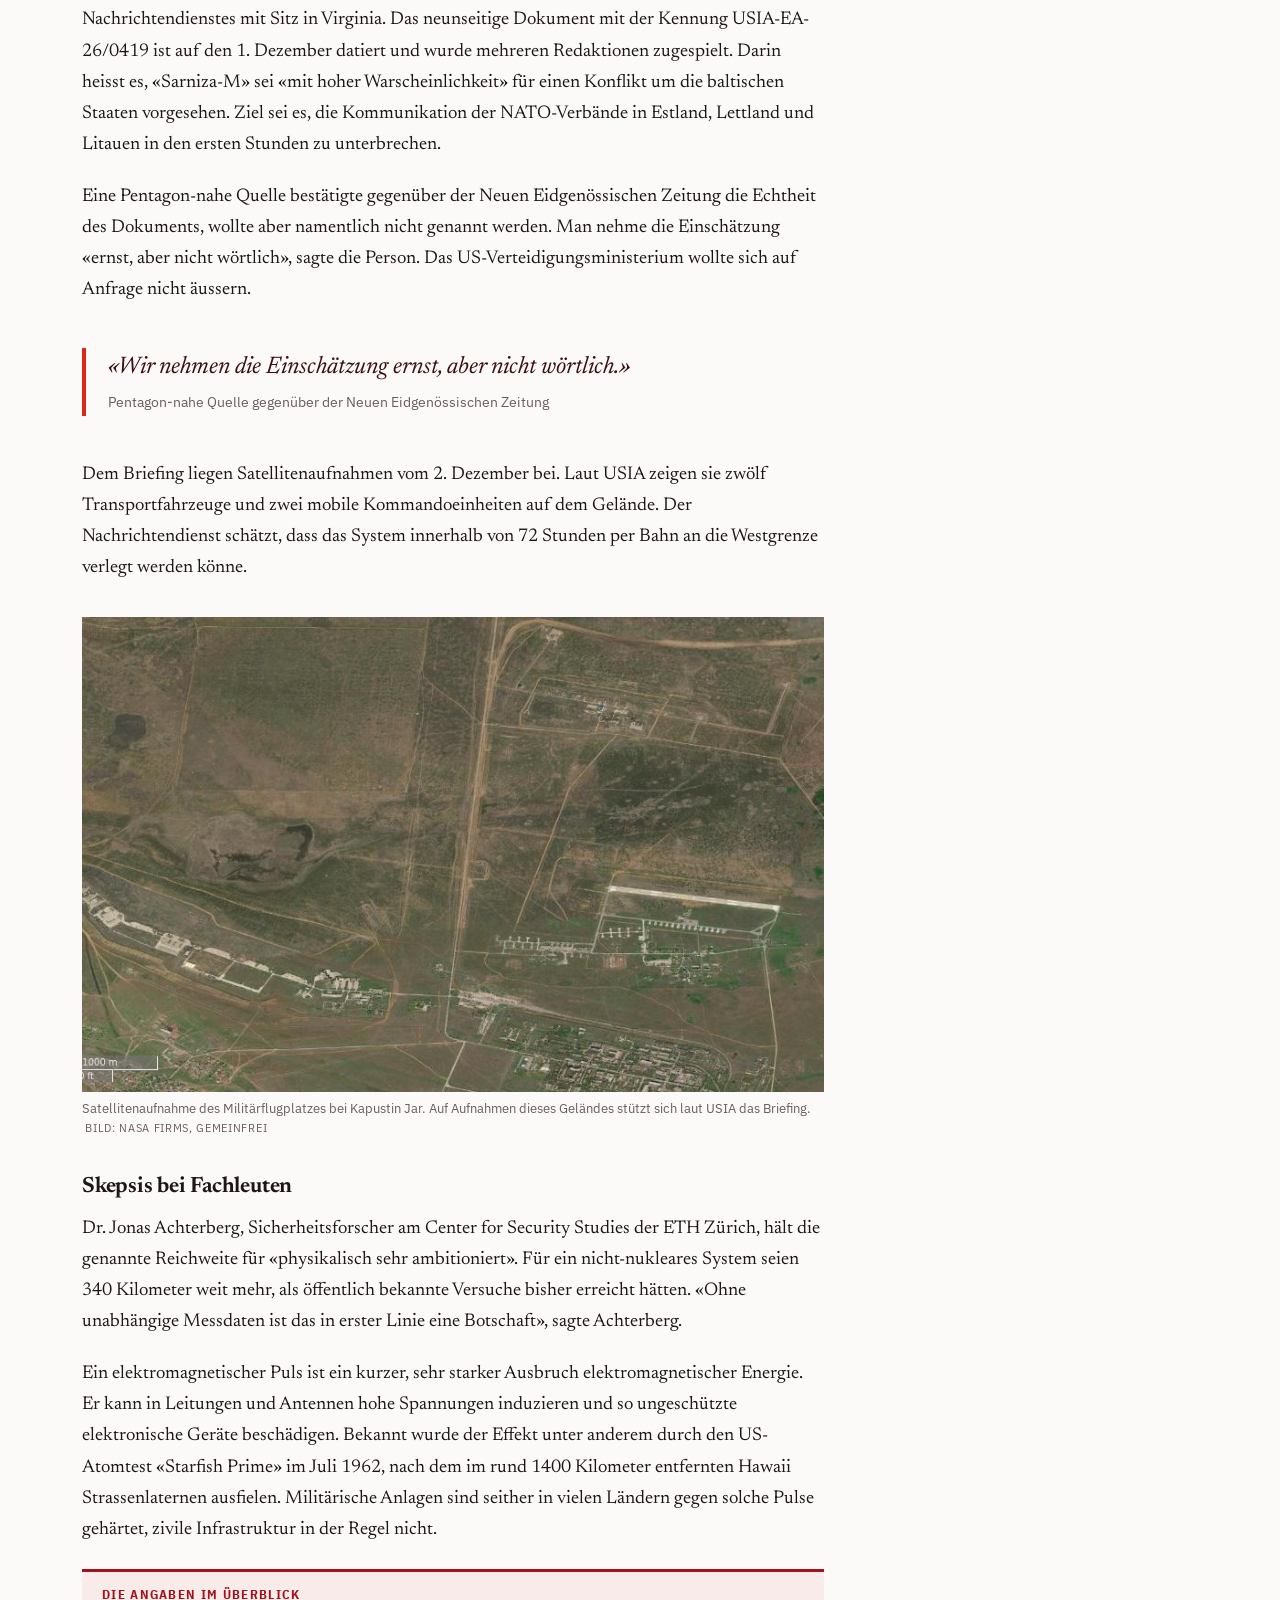
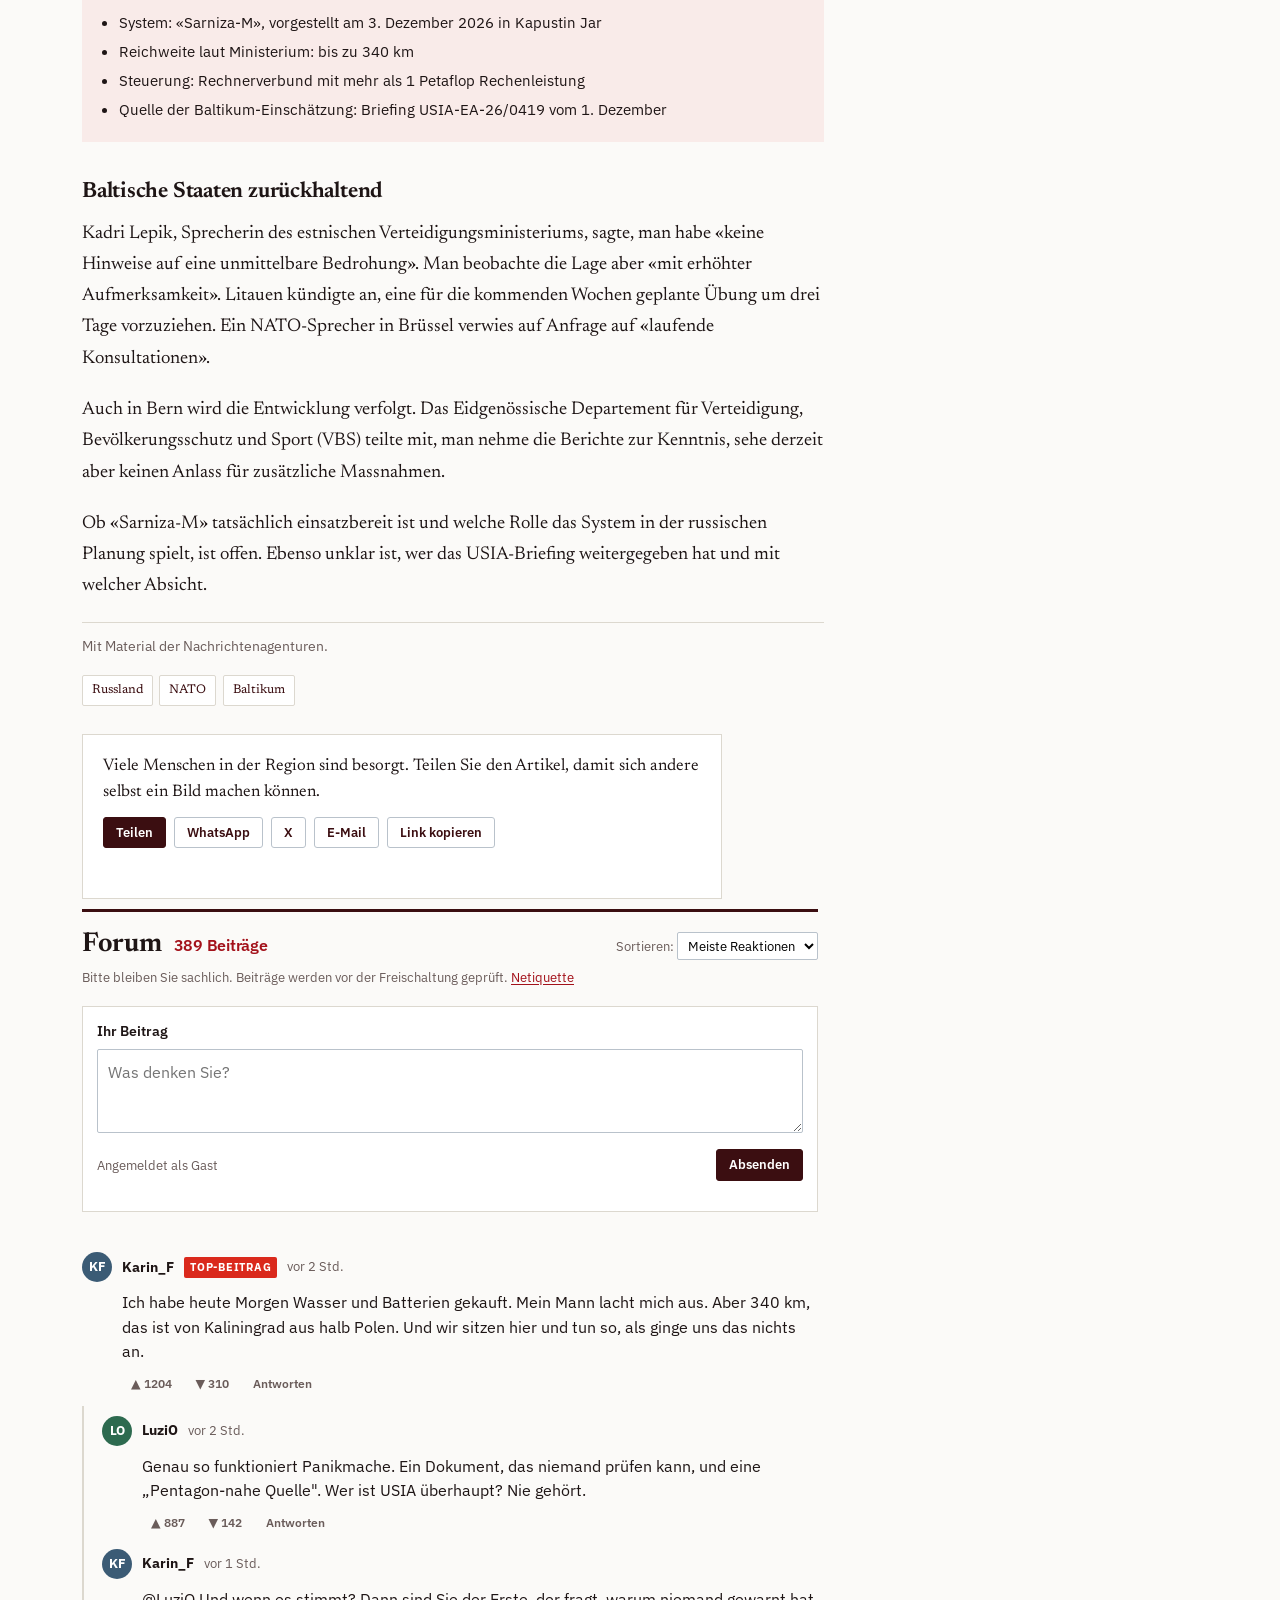
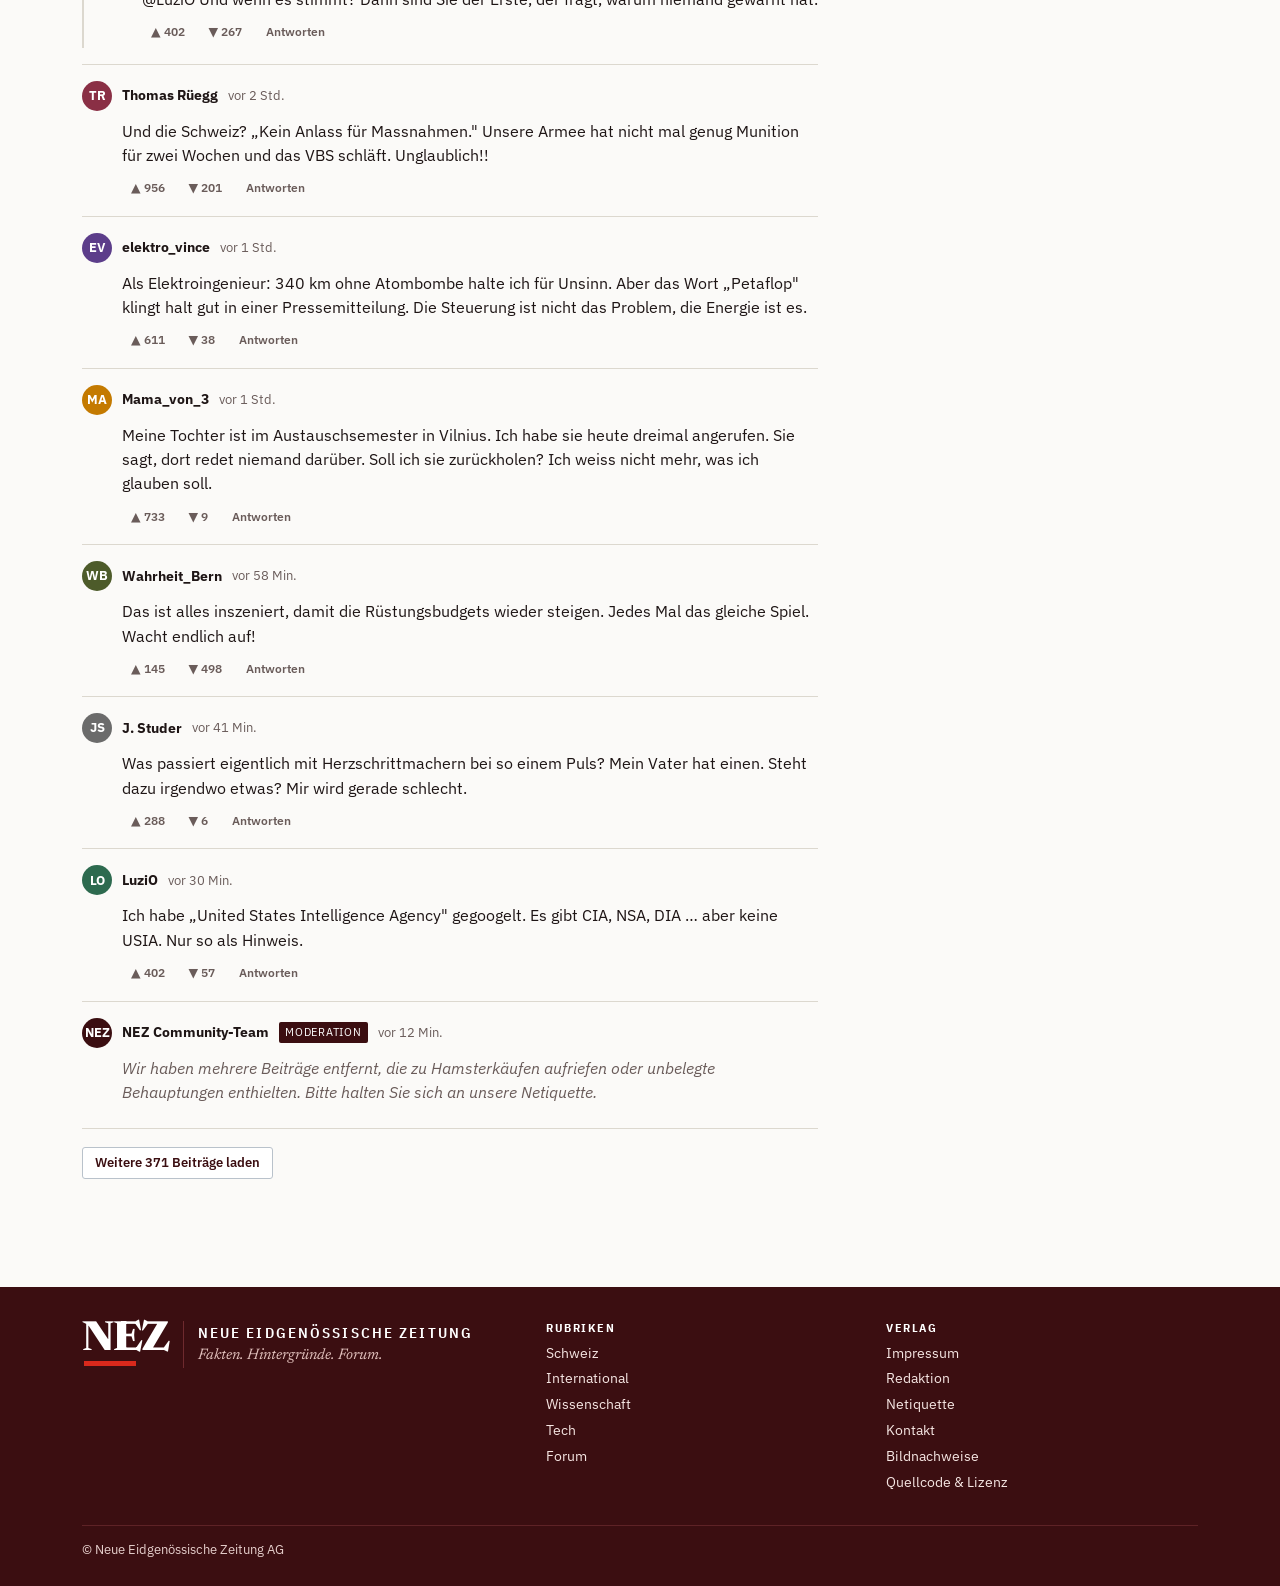
<file: emp-waffe-baltikum.html>
<!doctype html>
<html lang="de-CH">
<head>
<meta charset="utf-8">
<meta name="viewport" content="width=device-width, initial-scale=1">
<!-- FIKTIV: Schulprojekt Medienkompetenz. Nicht von Suchmaschinen indexieren lassen. -->
<meta name="robots" content="noindex, nofollow">
<title>Russland präsentiert neue EMP-Waffe: USIA warnt vor Angriff auf das Baltikum – Neue Eidgenössische Zeitung</title>
<meta name="description" content="Das russische Verteidigungsministerium hat ein EMP-System vorgestellt. Ein geleaktes USIA-Briefing bringt es mit den baltischen Staaten in Verbindung.">
<link rel="icon" href="assets/favicon.svg" type="image/svg+xml">
<link rel="preconnect" href="https://fonts.googleapis.com">
<link rel="preconnect" href="https://fonts.gstatic.com" crossorigin>
<link rel="stylesheet" href="https://fonts.googleapis.com/css2?family=IBM+Plex+Sans+Condensed:wght@500;600;700&family=IBM+Plex+Sans:wght@400;600;700&family=Newsreader:ital,opsz,wght@0,6..72,400;0,6..72,600;0,6..72,700;0,6..72,800;1,6..72,400&display=swap">
<link rel="stylesheet" href="assets/style.css">
</head>
<body data-pub-day="-1" data-pub-time="09:15">
<a class="skip-link" href="#inhalt">Zum Inhalt springen</a>

<div class="topbar"><div class="wrap">
  <span data-d="0" data-f="full" data-base="now">Samstag, 7. November 2026</span>
  <span><a href="impressum.html">Über uns</a> <span class="hide-sm">· <a href="impressum.html#kontakt">Kontakt</a></span></span>
</div></div>
<header class="masthead"><div class="wrap">
  <a class="brand" href="index.html" aria-label="Neue Eidgenössische Zeitung, zur Startseite">
    <span class="brand-mark" aria-hidden="true">NEZ</span>
    <span class="brand-text"><span class="brand-name">Neue Eidgenössische Zeitung</span><span class="brand-tagline">Fakten. Hintergründe. Forum.</span></span>
  </a>
  <div class="masthead-tools"><span class="edition">Ausgabe Schweiz</span></div>
</div></header>
<nav class="mainnav" aria-label="Rubriken"><ul>
  <li><a href="index.html#schweiz">Schweiz</a></li>
  <li><a href="index.html#international" aria-current="page">International</a></li>
  <li><a href="index.html#wissenschaft">Wissenschaft</a></li>
  <li><a href="index.html#tech">Tech</a></li>
  <li><a href="index.html#forum">Forum</a></li>
</ul></nav>

<div class="wrap article-layout">
<main id="inhalt">
  <div class="print-masthead print-only">
    <div><span class="pm-mark">NEZ</span><span class="pm-name">Neue Eidgenössische Zeitung</span></div>
    <div class="pm-meta">International · <span data-d="0" data-f="dy">5. November 2026</span></div>
  </div>

  <nav class="breadcrumb" aria-label="Pfad"><a href="index.html">Startseite</a><span aria-hidden="true">›</span><a href="index.html#international">International</a><span aria-hidden="true">›</span>Sicherheit</nav>

  <article>
    <header class="article-head">
      <p class="kicker">International · Sicherheit</p>
      <h1>Russland präsentiert neue EMP-Waffe: USIA warnt vor Angriff auf das Baltikum</h1>
      <p class="subline">Das russische Verteidigungsministerium hat ein System namens «Sarniza-M» vorgestellt. Ein geleaktes Briefing des US-Nachrichtendienstes USIA bringt es mit Plänen für einen Vorstoss in die baltischen Staaten in Verbindung.</p>
      <div class="byline">
        <div class="author"><span class="avatar" aria-hidden="true">MK</span><span><strong>Matthias Keller</strong><small>Auslandredaktion</small></span></div>
        <time data-d="0" data-f="stamp">Donnerstag, 5. November 2026, 09:15 Uhr</time>
        <span class="updated">Aktualisiert <span data-ago="12">vor 12 Min.</span></span>
        <div class="article-tools">
          <button class="btn" type="button" data-print><svg viewBox="0 0 24 24" fill="none" stroke="currentColor" stroke-width="2" aria-hidden="true"><path d="M6 9V3h12v6M6 18H4a1 1 0 0 1-1-1v-6a2 2 0 0 1 2-2h14a2 2 0 0 1 2 2v6a1 1 0 0 1-1 1h-2M6 14h12v7H6z"/></svg>Als PDF speichern</button>
          <a class="btn" href="#forum">Forum (389)</a>
        </div>
      </div>
    </header>

    <figure class="lead-figure">
      <img class="crop-center" src="assets/img/foto-ewk-antennen.jpg" width="1600" height="1067" alt="Antennenmodul eines russischen Militärfahrzeugs mit drei grossen, olivgrünen Parabolantennen vor grauem Himmel.">
      <figcaption>Russisches System zur elektronischen Kampfführung bei einer Vorführung (Archivbild). <span class="credit">Bild: Mike1979 Russia / Wikimedia Commons, <a href="https://creativecommons.org/licenses/by-sa/4.0/">CC BY-SA 4.0</a></span></figcaption>
    </figure>

    <div class="article-body">
      <p><span class="dateline">Moskau/Washington –</span> Wie am <span data-d="-1" data-f="wd">Mittwoch</span>abend bekannt wurde, hat das russische Verteidigungsministerium auf dem Testgelände Kapustin Jar im Gebiet Astrachan ein neues System zur Erzeugung elektromagnetischer Pulse (EMP) präsentiert. Laut einer Mitteilung des Ministeriums trägt die Anlage die Bezeichnung «Sarniza-M», was sich etwa mit «Wetterleuchten» übersetzen lässt. Die Vorführung am <span data-d="-1" data-f="d">4. November</span> leitete Generaloberst Arkadi Semjonow, stellvertretender Verteidigungsminister.</p>

      <p>Nach Angaben des Ministeriums könne das System Elektronik in einem Radius von bis zu 340 Kilometern «zeitweise oder dauerhaft ausser Betrieb setzen». Gesteuert werde es von einem Rechnerverbund mit «mehr als 1 Petaflop Rechenleistung», der Zielgebiet und Pulsstärke in Echtzeit berechne. Unabhänig überprüfen lassen sich diese Angaben nicht.</p>

      <h2>Geleaktes Briefing</h2>
      <p>Für Aufsehen sorgt ein internes Briefing der United States Intelligence Agency (USIA), eines US-Nachrichtendienstes mit Sitz in Virginia. Das neunseitige Dokument mit der Kennung USIA-EA-26/0419 ist auf den <span data-d="-3" data-f="d">2. November</span> datiert und wurde mehreren Redaktionen zugespielt. Darin heisst es, «Sarniza-M» sei «mit hoher Warscheinlichkeit» für einen Konflikt um die baltischen Staaten vorgesehen. Ziel sei es, die Kommunikation der NATO-Verbände in Estland, Lettland und Litauen in den ersten Stunden zu unterbrechen.</p>

      <p>Eine Pentagon-nahe Quelle bestätigte gegenüber der Neuen Eidgenössischen Zeitung die Echtheit des Dokuments, wollte aber namentlich nicht genannt werden. Man nehme die Einschätzung «ernst, aber nicht wörtlich», sagte die Person. Das US-Verteidigungsministerium wollte sich auf Anfrage nicht äussern.</p>

      <blockquote class="pullquote">
        <p>«Wir nehmen die Einschätzung ernst, aber nicht wörtlich.»</p>
        <footer>Pentagon-nahe Quelle gegenüber der Neuen Eidgenössischen Zeitung</footer>
      </blockquote>

      <p>Dem Briefing liegen Satellitenaufnahmen vom <span data-d="-2" data-f="d">3. November</span> bei. Laut USIA zeigen sie zwölf Transportfahrzeuge und zwei mobile Kommandoeinheiten auf dem Gelände. Der Nachrichtendienst schätzt, dass das System innerhalb von 72 Stunden per Bahn an die Westgrenze verlegt werden könne.</p>

      <figure class="body-figure">
        <img src="assets/img/foto-kapustin-jar-sat.png" width="812" height="520" alt="Satellitenaufnahme einer Steppenlandschaft mit Start- und Landebahn, abgestellten Flugzeugen, Hallen und einer Siedlung am unteren Bildrand.">
        <figcaption>Satellitenaufnahme des Militärflugplatzes bei Kapustin Jar. Auf Aufnahmen dieses Geländes stützt sich laut USIA das Briefing. <span class="credit">Bild: NASA FIRMS, gemeinfrei</span></figcaption>
      </figure>

      <h2>Skepsis bei Fachleuten</h2>
      <p>Dr. Jonas Achterberg, Sicherheitsforscher am Center for Security Studies der ETH Zürich, hält die genannte Reichweite für «physikalisch sehr ambitioniert». Für ein nicht-nukleares System seien 340 Kilometer weit mehr, als öffentlich bekannte Versuche bisher erreicht hätten. «Ohne unabhängige Messdaten ist das in erster Linie eine Botschaft», sagte Achterberg.</p>

      <p>Ein elektromagnetischer Puls ist ein kurzer, sehr starker Ausbruch elektromagnetischer Energie. Er kann in Leitungen und Antennen hohe Spannungen induzieren und so ungeschützte elektronische Geräte beschädigen. Bekannt wurde der Effekt unter anderem durch den US-Atomtest «Starfish Prime» im Juli 1962, nach dem im rund 1400 Kilometer entfernten Hawaii Strassenlaternen ausfielen. Militärische Anlagen sind seither in vielen Ländern gegen solche Pulse gehärtet, zivile Infrastruktur in der Regel nicht.</p>

      <aside class="factbox">
        <h2>Die Angaben im Überblick</h2>
        <ul>
          <li>System: «Sarniza-M», vorgestellt am <span data-d="-1" data-f="dy">4. November 2026</span> in Kapustin Jar</li>
          <li>Reichweite laut Ministerium: bis zu 340 km</li>
          <li>Steuerung: Rechnerverbund mit mehr als 1 Petaflop Rechenleistung</li>
          <li>Quelle der Baltikum-Einschätzung: Briefing USIA-EA-26/0419 vom <span data-d="-3" data-f="d">2. November</span></li>
        </ul>
      </aside>

      <h2>Baltische Staaten zurückhaltend</h2>
      <p>Kadri Lepik, Sprecherin des estnischen Verteidigungsministeriums, sagte, man habe «keine Hinweise auf eine unmittelbare Bedrohung». Man beobachte die Lage aber «mit erhöhter Aufmerksamkeit». Litauen kündigte an, eine für die kommenden Wochen geplante Übung um drei Tage vorzuziehen. Ein NATO-Sprecher in Brüssel verwies auf Anfrage auf «laufende Konsultationen».</p>

      <p>Auch in Bern wird die Entwicklung verfolgt. Das Eidgenössische Departement für Verteidigung, Bevölkerungsschutz und Sport (VBS) teilte mit, man nehme die Berichte zur Kenntnis, sehe derzeit aber keinen Anlass für zusätzliche Massnahmen.</p>

      <p>Ob «Sarniza-M» tatsächlich einsatzbereit ist und welche Rolle das System in der russischen Planung spielt, ist offen. Ebenso unklar ist, wer das USIA-Briefing weitergegeben hat und mit welcher Absicht.</p>

      <p class="article-end">Mit Material der Nachrichtenagenturen.</p>
      <p class="print-footnote print-only">Neue Eidgenössische Zeitung · Fiktiver Artikel, erstellt für ein Schulprojekt zur Medienkompetenz. Personen, Dokumente, Waffensystem und die Organisation «USIA» sind erfunden.</p>
      <ul class="tags" aria-label="Themen">
        <li><a href="index.html#international">Russland</a></li>
        <li><a href="index.html#international">NATO</a></li>
        <li><a href="index.html#international">Baltikum</a></li>
      </ul>
    </div>

    <section class="share" aria-label="Artikel teilen">
      <p>Viele Menschen in der Region sind besorgt. Teilen Sie den Artikel, damit sich andere selbst ein Bild machen können.</p>
      <div class="share-buttons">
        <button class="btn btn-primary" type="button" data-share="native">Teilen</button>
        <button class="btn" type="button" data-share="whatsapp">WhatsApp</button>
        <button class="btn" type="button" data-share="x">X</button>
        <button class="btn" type="button" data-share="mail">E-Mail</button>
        <button class="btn" type="button" data-share="copy">Link kopieren</button>
      </div>
      <p class="share-status" role="status"></p>
    </section>
  </article>

  <section class="forum" id="forum" aria-labelledby="forum-title">
    <div class="forum-head">
      <h2 id="forum-title">Forum <span>389 Beiträge</span></h2>
      <label class="forum-sort">Sortieren: <select><option>Meiste Reaktionen</option><option>Neueste zuerst</option></select></label>
    </div>
    <p class="forum-rules">Bitte bleiben Sie sachlich. Beiträge werden vor der Freischaltung geprüft. <a href="impressum.html#netiquette">Netiquette</a></p>

    <form class="comment-form">
      <label for="comment-text">Ihr Beitrag</label>
      <textarea id="comment-text" name="comment" placeholder="Was denken Sie?"></textarea>
      <div class="row"><small>Angemeldet als Gast</small><button class="btn btn-primary" type="submit">Absenden</button></div>
      <p class="form-note" role="status"></p>
    </form>

    <ol class="comments">
      <li class="comment">
        <div class="comment-head"><span class="avatar" aria-hidden="true" style="background:#3b5b75">KF</span><strong>Karin_F</strong><span class="badge badge-top">Top-Beitrag</span><time data-ago="125">vor 2 Std.</time></div>
        <p>Ich habe heute Morgen Wasser und Batterien gekauft. Mein Mann lacht mich aus. Aber 340 km, das ist von Kaliningrad aus halb Polen. Und wir sitzen hier und tun so, als ginge uns das nichts an.</p>
        <div class="comment-actions"><button class="vote" type="button">▲ <span class="n">1204</span></button><button class="vote" type="button">▼ <span class="n">310</span></button><button class="reply-btn" type="button">Antworten</button></div>
        <ol class="replies">
          <li class="comment">
            <div class="comment-head"><span class="avatar" aria-hidden="true" style="background:#2d6a4f">LO</span><strong>LuziO</strong><time data-ago="125">vor 2 Std.</time></div>
            <p>Genau so funktioniert Panikmache. Ein Dokument, das niemand prüfen kann, und eine „Pentagon-nahe Quelle". Wer ist USIA überhaupt? Nie gehört.</p>
            <div class="comment-actions"><button class="vote" type="button">▲ <span class="n">887</span></button><button class="vote" type="button">▼ <span class="n">142</span></button><button class="reply-btn" type="button">Antworten</button></div>
          </li>
          <li class="comment">
            <div class="comment-head"><span class="avatar" aria-hidden="true" style="background:#3b5b75">KF</span><strong>Karin_F</strong><time data-ago="65">vor 1 Std.</time></div>
            <p>@LuziO Und wenn es stimmt? Dann sind Sie der Erste, der fragt, warum niemand gewarnt hat.</p>
            <div class="comment-actions"><button class="vote" type="button">▲ <span class="n">402</span></button><button class="vote" type="button">▼ <span class="n">267</span></button><button class="reply-btn" type="button">Antworten</button></div>
          </li>
        </ol>
      </li>
      <li class="comment">
        <div class="comment-head"><span class="avatar" aria-hidden="true" style="background:#8a2f45">TR</span><strong>Thomas Rüegg</strong><time data-ago="125">vor 2 Std.</time></div>
        <p>Und die Schweiz? „Kein Anlass für Massnahmen." Unsere Armee hat nicht mal genug Munition für zwei Wochen und das VBS schläft. Unglaublich!!</p>
        <div class="comment-actions"><button class="vote" type="button">▲ <span class="n">956</span></button><button class="vote" type="button">▼ <span class="n">201</span></button><button class="reply-btn" type="button">Antworten</button></div>
      </li>
      <li class="comment">
        <div class="comment-head"><span class="avatar" aria-hidden="true" style="background:#5c3d8a">EV</span><strong>elektro_vince</strong><time data-ago="65">vor 1 Std.</time></div>
        <p>Als Elektroingenieur: 340 km ohne Atombombe halte ich für Unsinn. Aber das Wort „Petaflop" klingt halt gut in einer Pressemitteilung. Die Steuerung ist nicht das Problem, die Energie ist es.</p>
        <div class="comment-actions"><button class="vote" type="button">▲ <span class="n">611</span></button><button class="vote" type="button">▼ <span class="n">38</span></button><button class="reply-btn" type="button">Antworten</button></div>
      </li>
      <li class="comment">
        <div class="comment-head"><span class="avatar" aria-hidden="true" style="background:#c47a00">MA</span><strong>Mama_von_3</strong><time data-ago="65">vor 1 Std.</time></div>
        <p>Meine Tochter ist im Austauschsemester in Vilnius. Ich habe sie heute dreimal angerufen. Sie sagt, dort redet niemand darüber. Soll ich sie zurückholen? Ich weiss nicht mehr, was ich glauben soll.</p>
        <div class="comment-actions"><button class="vote" type="button">▲ <span class="n">733</span></button><button class="vote" type="button">▼ <span class="n">9</span></button><button class="reply-btn" type="button">Antworten</button></div>
      </li>
      <li class="comment">
        <div class="comment-head"><span class="avatar" aria-hidden="true" style="background:#4d5b2a">WB</span><strong>Wahrheit_Bern</strong><time data-ago="58">vor 58 Min.</time></div>
        <p>Das ist alles inszeniert, damit die Rüstungsbudgets wieder steigen. Jedes Mal das gleiche Spiel. Wacht endlich auf!</p>
        <div class="comment-actions"><button class="vote" type="button">▲ <span class="n">145</span></button><button class="vote" type="button">▼ <span class="n">498</span></button><button class="reply-btn" type="button">Antworten</button></div>
      </li>
      <li class="comment">
        <div class="comment-head"><span class="avatar" aria-hidden="true" style="background:#6b6b6b">JS</span><strong>J. Studer</strong><time data-ago="41">vor 41 Min.</time></div>
        <p>Was passiert eigentlich mit Herzschrittmachern bei so einem Puls? Mein Vater hat einen. Steht dazu irgendwo etwas? Mir wird gerade schlecht.</p>
        <div class="comment-actions"><button class="vote" type="button">▲ <span class="n">288</span></button><button class="vote" type="button">▼ <span class="n">6</span></button><button class="reply-btn" type="button">Antworten</button></div>
      </li>
      <li class="comment">
        <div class="comment-head"><span class="avatar" aria-hidden="true" style="background:#2d6a4f">LO</span><strong>LuziO</strong><time data-ago="30">vor 30 Min.</time></div>
        <p>Ich habe „United States Intelligence Agency" gegoogelt. Es gibt CIA, NSA, DIA … aber keine USIA. Nur so als Hinweis.</p>
        <div class="comment-actions"><button class="vote" type="button">▲ <span class="n">402</span></button><button class="vote" type="button">▼ <span class="n">57</span></button><button class="reply-btn" type="button">Antworten</button></div>
      </li>
      <li class="comment is-removed">
        <div class="comment-head"><span class="avatar" aria-hidden="true" style="background:#3b0e11">NEZ</span><strong>NEZ Community-Team</strong><span class="badge badge-mod">Moderation</span><time data-ago="12">vor 12 Min.</time></div>
        <p>Wir haben mehrere Beiträge entfernt, die zu Hamsterkäufen aufriefen oder unbelegte Behauptungen enthielten. Bitte halten Sie sich an unsere Netiquette.</p>
      </li>
    </ol>
    <button class="btn more-comments" type="button">Weitere 371 Beiträge laden</button>
  </section>
</main>

<aside class="sidebar" aria-labelledby="related-title">
  <div class="sidebar-block">
    <h2 id="related-title">Das könnte Sie auch interessieren</h2>
    <ul class="related">
      <li><a href="bevoelkerungsobergrenze.html"><img src="assets/img/foto-bundeshaus.jpg" alt="" width="88" height="58"><span><span class="kicker">Schweiz</span><strong>Nach knappem Ja zur Bevölkerungsobergrenze: Bundesrat schlägt Ausschaffungen vor</strong></span></a></li>
      <li><a href="voyager-signal.html"><img src="assets/img/foto-voyager.jpg" alt="" width="88" height="58"><span><span class="kicker">Wissenschaft</span><strong>Voyager 1 empfängt Signal: Regierungen wollen «Kontakt aufnehmen»</strong></span></a></li>
      <li><a href="altman-ram.html"><img class="crop-face" src="assets/img/foto-altman-ted.jpg" alt="" width="88" height="58"><span><span class="kicker">Tech</span><strong>OpenAI-Chef Altman: Arbeitsspeicher in privaten PCs sei «ziemlich furchtbar» genutzt</strong></span></a></li>
    </ul>
    <div class="newsletter">
      <h2>Der Morgen-Brief</h2>
      <p>Die wichtigsten Meldungen aus der Schweiz, werktags um 6 Uhr.</p>
      <form>
        <label for="nl-mail">E-Mail-Adresse</label>
        <input id="nl-mail" type="email" autocomplete="off" placeholder="name@beispiel.ch">
        <button class="btn" type="submit">Abonnieren</button>
        <p class="form-note" role="status"></p>
      </form>
    </div>
  </div>
</aside>
</div>

<footer class="site-footer"><div class="wrap">
  <div>
    <a class="brand" href="index.html" aria-label="Neue Eidgenössische Zeitung, zur Startseite">
      <span class="brand-mark" aria-hidden="true">NEZ</span>
      <span class="brand-text"><span class="brand-name">Neue Eidgenössische Zeitung</span><span class="brand-tagline">Fakten. Hintergründe. Forum.</span></span>
    </a>
  </div>
  <div><h2>Rubriken</h2><ul>
    <li><a href="index.html#schweiz">Schweiz</a></li><li><a href="index.html#international">International</a></li><li><a href="index.html#wissenschaft">Wissenschaft</a></li><li><a href="index.html#tech">Tech</a></li><li><a href="index.html#forum">Forum</a></li>
  </ul></div>
  <div><h2>Verlag</h2><ul>
    <li><a href="impressum.html">Impressum</a></li><li><a href="impressum.html#redaktion">Redaktion</a></li><li><a href="impressum.html#netiquette">Netiquette</a></li><li><a href="impressum.html#kontakt">Kontakt</a></li><li><a href="impressum.html#bildnachweise">Bildnachweise</a></li><li><a href="impressum.html#lizenz">Quellcode &amp; Lizenz</a></li>
  </ul></div>
  <div class="footer-bottom">
    <span>© Neue Eidgenössische Zeitung AG</span>
  </div>
</div></footer>
<script src="assets/main.js"></script>
</body>
</html>
</file>
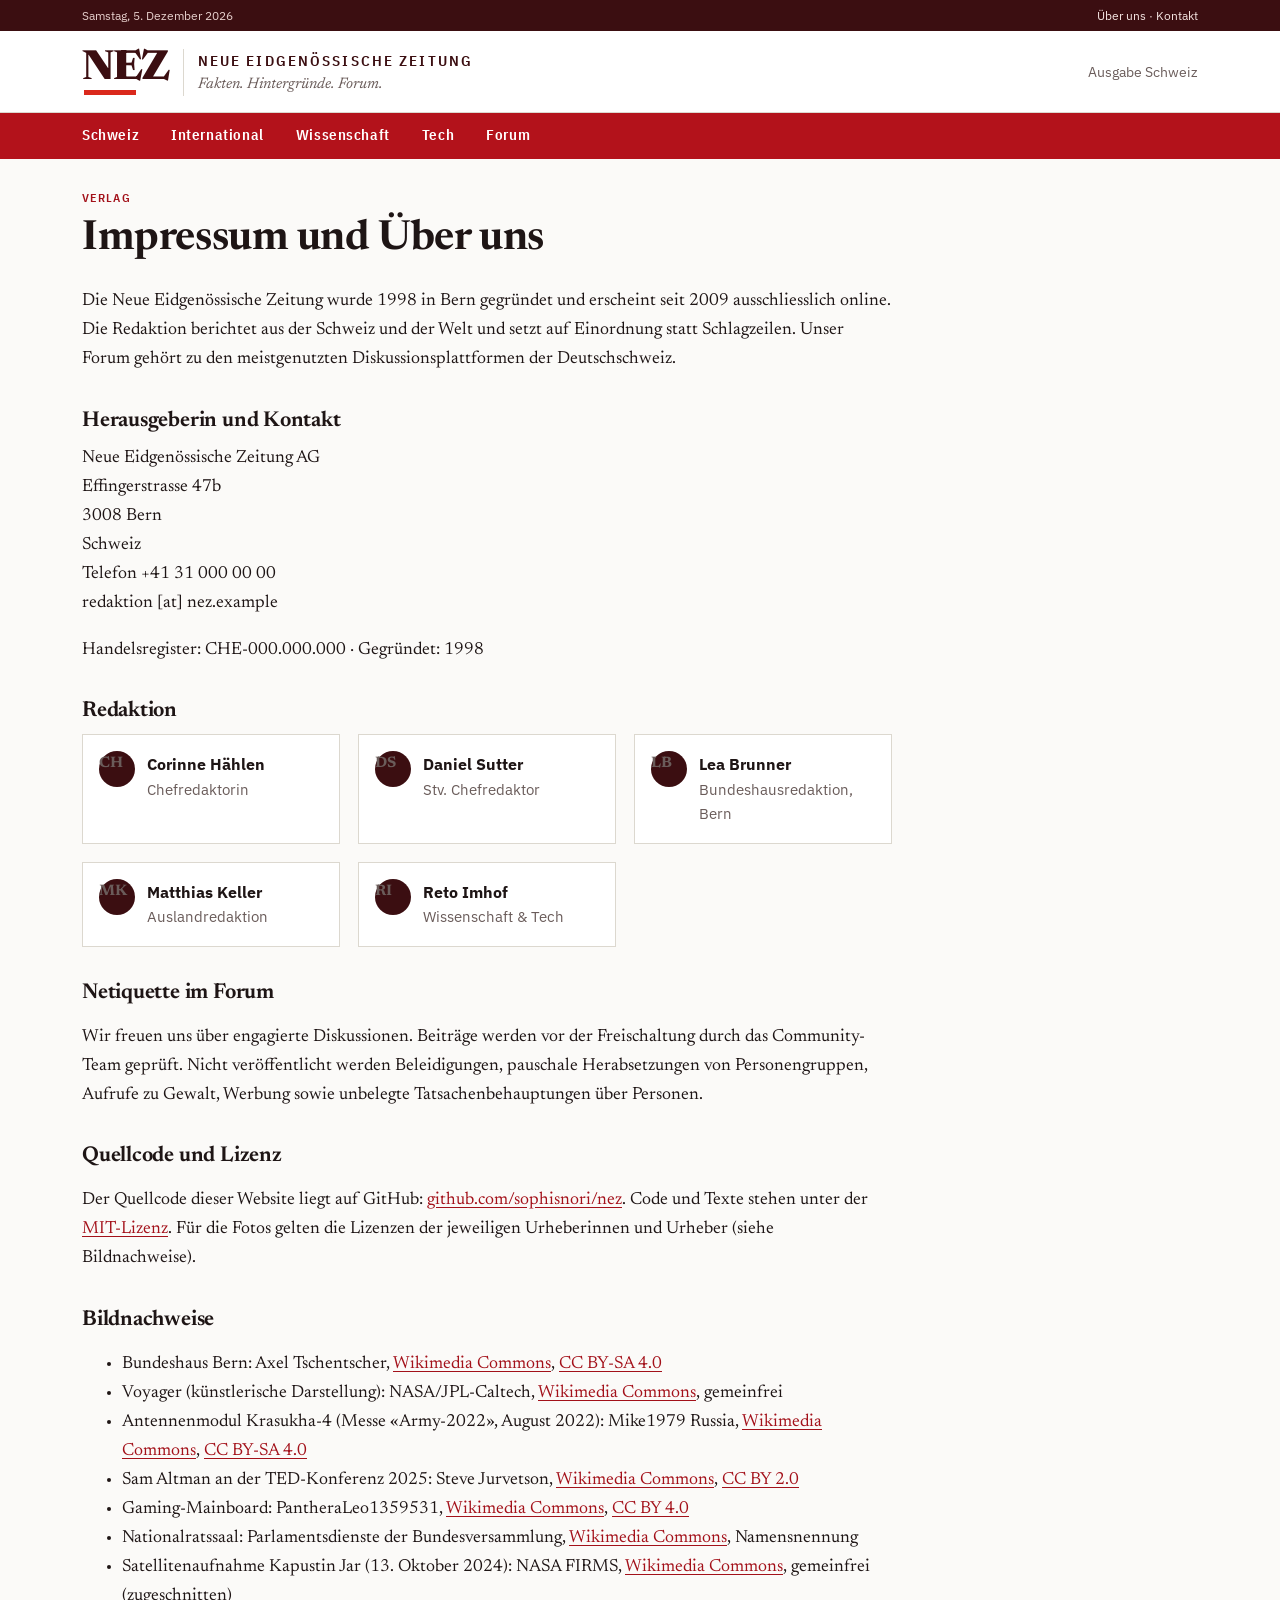
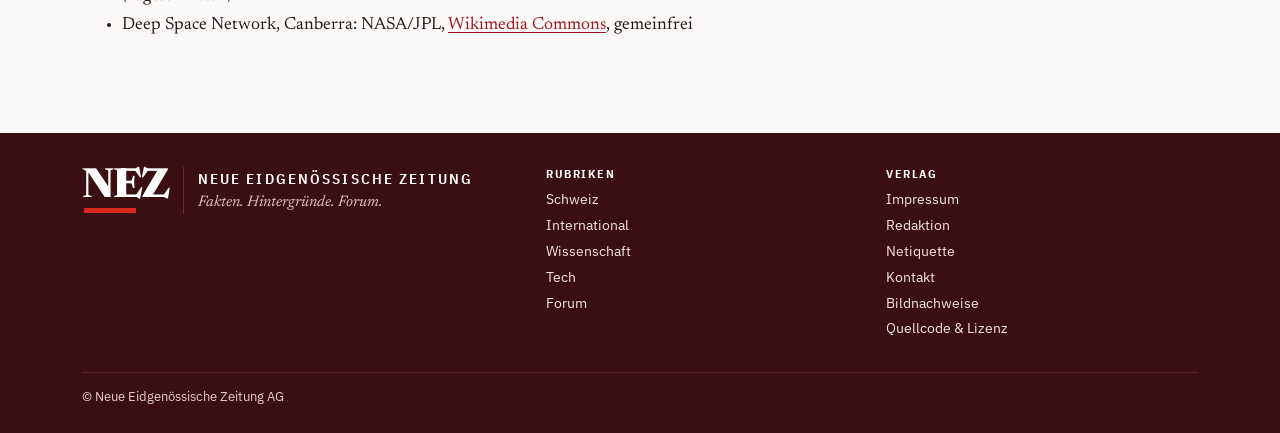
<file: impressum.html>
<!doctype html>
<html lang="de-CH">
<head>
<meta charset="utf-8">
<meta name="viewport" content="width=device-width, initial-scale=1">
<meta name="robots" content="noindex, nofollow">
<title>Impressum und Über uns – Neue Eidgenössische Zeitung</title>
<meta name="description" content="Impressum, Redaktion und Netiquette des Neue Eidgenössische Zeitung.">
<link rel="icon" href="assets/favicon.svg" type="image/svg+xml">
<link rel="preconnect" href="https://fonts.googleapis.com">
<link rel="preconnect" href="https://fonts.gstatic.com" crossorigin>
<link rel="stylesheet" href="https://fonts.googleapis.com/css2?family=IBM+Plex+Sans+Condensed:wght@500;600;700&family=IBM+Plex+Sans:wght@400;600;700&family=Newsreader:ital,opsz,wght@0,6..72,400;0,6..72,600;0,6..72,700;0,6..72,800;1,6..72,400&display=swap">
<link rel="stylesheet" href="assets/style.css">
</head>
<body>
<a class="skip-link" href="#inhalt">Zum Inhalt springen</a>

<div class="topbar"><div class="wrap">
  <span data-d="0" data-f="full" data-base="now">Samstag, 7. November 2026</span>
  <span><a href="impressum.html" aria-current="page">Über uns</a> <span class="hide-sm">· <a href="#kontakt">Kontakt</a></span></span>
</div></div>
<header class="masthead"><div class="wrap">
  <a class="brand" href="index.html" aria-label="Neue Eidgenössische Zeitung, zur Startseite">
    <span class="brand-mark" aria-hidden="true">NEZ</span>
    <span class="brand-text"><span class="brand-name">Neue Eidgenössische Zeitung</span><span class="brand-tagline">Fakten. Hintergründe. Forum.</span></span>
  </a>
  <div class="masthead-tools"><span class="edition">Ausgabe Schweiz</span></div>
</div></header>
<nav class="mainnav" aria-label="Rubriken"><ul>
  <li><a href="index.html#schweiz">Schweiz</a></li>
  <li><a href="index.html#international">International</a></li>
  <li><a href="index.html#wissenschaft">Wissenschaft</a></li>
  <li><a href="index.html#tech">Tech</a></li>
  <li><a href="index.html#forum">Forum</a></li>
</ul></nav>

<main id="inhalt" class="wrap page">
  <div class="page-body">
    <p class="kicker">Verlag</p>
    <h1>Impressum und Über uns</h1>

    <p>Die Neue Eidgenössische Zeitung wurde 1998 in Bern gegründet und erscheint seit 2009 ausschliesslich online. Die Redaktion berichtet aus der Schweiz und der Welt und setzt auf Einordnung statt Schlagzeilen. Unser Forum gehört zu den meistgenutzten Diskussionsplattformen der Deutschschweiz.</p>

    <h2 id="kontakt">Herausgeberin und Kontakt</h2>
    <address>
      Neue Eidgenössische Zeitung AG<br>
      Effingerstrasse 47b<br>
      3008 Bern<br>
      Schweiz<br>
      Telefon +41 31 000 00 00<br>
      redaktion [at] nez.example
    </address>
    <p>Handelsregister: CHE-000.000.000 · Gegründet: 1998</p>

    <h2 id="redaktion">Redaktion</h2>
    <ul class="staff">
      <li><span class="avatar" aria-hidden="true">CH</span><div><strong>Corinne Hählen</strong><span>Chefredaktorin</span></div></li>
      <li><span class="avatar" aria-hidden="true">DS</span><div><strong>Daniel Sutter</strong><span>Stv. Chefredaktor</span></div></li>
      <li><span class="avatar" aria-hidden="true">LB</span><div><strong>Lea Brunner</strong><span>Bundeshausredaktion, Bern</span></div></li>
      <li><span class="avatar" aria-hidden="true">MK</span><div><strong>Matthias Keller</strong><span>Auslandredaktion</span></div></li>
      <li><span class="avatar" aria-hidden="true">RI</span><div><strong>Reto Imhof</strong><span>Wissenschaft &amp; Tech</span></div></li>
    </ul>

    <h2 id="netiquette">Netiquette im Forum</h2>
    <p>Wir freuen uns über engagierte Diskussionen. Beiträge werden vor der Freischaltung durch das Community-Team geprüft. Nicht veröffentlicht werden Beleidigungen, pauschale Herabsetzungen von Personengruppen, Aufrufe zu Gewalt, Werbung sowie unbelegte Tatsachenbehauptungen über Personen.</p>

    <h2 id="lizenz">Quellcode und Lizenz</h2>
    <p>Der Quellcode dieser Website liegt auf GitHub: <a href="https://github.com/sophisnori/nez">github.com/sophisnori/nez</a>. Code und Texte stehen unter der <a href="https://github.com/sophisnori/nez/blob/main/LICENSE">MIT-Lizenz</a>. Für die Fotos gelten die Lizenzen der jeweiligen Urheberinnen und Urheber (siehe Bildnachweise).</p>

    <h2 id="bildnachweise">Bildnachweise</h2>
    <ul>
      <li>Bundeshaus Bern: Axel Tschentscher, <a href="https://commons.wikimedia.org/wiki/File:Bern_Parliament_Plaza_Flagged_Wide_2019-09-13_23-11.jpg">Wikimedia Commons</a>, <a href="https://creativecommons.org/licenses/by-sa/4.0/">CC BY-SA 4.0</a></li>
      <li>Voyager (künstlerische Darstellung): NASA/JPL-Caltech, <a href="https://commons.wikimedia.org/wiki/File:An_artist%E2%80%99s_concept_of_the_Voyager_spacecraft.jpg">Wikimedia Commons</a>, gemeinfrei</li>
      <li>Antennenmodul Krasukha-4 (Messe «Army-2022», August 2022): Mike1979 Russia, <a href="https://commons.wikimedia.org/wiki/File:1RL257E_Krasukha-4_Army-2022_2022-08-20_2461.jpg">Wikimedia Commons</a>, <a href="https://creativecommons.org/licenses/by-sa/4.0/">CC BY-SA 4.0</a></li>
      <li>Sam Altman an der TED-Konferenz 2025: Steve Jurvetson, <a href="https://commons.wikimedia.org/wiki/File:Sam_Altman_speaking_at_TED.jpg">Wikimedia Commons</a>, <a href="https://creativecommons.org/licenses/by/2.0/">CC BY 2.0</a></li>
      <li>Gaming-Mainboard: PantheraLeo1359531, <a href="https://commons.wikimedia.org/wiki/File:Asus-ROG-Strix-Z390-F-Gaming-Motherboard_20201120_DSC6025.jpg">Wikimedia Commons</a>, <a href="https://creativecommons.org/licenses/by/4.0/">CC BY 4.0</a></li>
      <li>Nationalratssaal: Parlamentsdienste der Bundesversammlung, <a href="https://commons.wikimedia.org/wiki/File:Nationalratssaal_mit_Dach.jpg">Wikimedia Commons</a>, Namensnennung</li>
      <li>Satellitenaufnahme Kapustin Jar (13. Oktober 2024): NASA FIRMS, <a href="https://commons.wikimedia.org/wiki/File:NASA_FIRMS_2024-10-13_Kapustin_Yar.png">Wikimedia Commons</a>, gemeinfrei (zugeschnitten)</li>
      <li>Deep Space Network, Canberra: NASA/JPL, <a href="https://commons.wikimedia.org/wiki/File:DSN_Canberra_complex.jpg">Wikimedia Commons</a>, gemeinfrei</li>
    </ul>

  </div>
</main>

<footer class="site-footer"><div class="wrap">
  <div>
    <a class="brand" href="index.html" aria-label="Neue Eidgenössische Zeitung, zur Startseite">
      <span class="brand-mark" aria-hidden="true">NEZ</span>
      <span class="brand-text"><span class="brand-name">Neue Eidgenössische Zeitung</span><span class="brand-tagline">Fakten. Hintergründe. Forum.</span></span>
    </a>
  </div>
  <div><h2>Rubriken</h2><ul>
    <li><a href="index.html#schweiz">Schweiz</a></li><li><a href="index.html#international">International</a></li><li><a href="index.html#wissenschaft">Wissenschaft</a></li><li><a href="index.html#tech">Tech</a></li><li><a href="index.html#forum">Forum</a></li>
  </ul></div>
  <div><h2>Verlag</h2><ul>
    <li><a href="impressum.html">Impressum</a></li><li><a href="#redaktion">Redaktion</a></li><li><a href="#netiquette">Netiquette</a></li><li><a href="#kontakt">Kontakt</a></li><li><a href="#bildnachweise">Bildnachweise</a></li><li><a href="#lizenz">Quellcode &amp; Lizenz</a></li>
  </ul></div>
  <div class="footer-bottom">
    <span>© Neue Eidgenössische Zeitung AG</span>
  </div>
</div></footer>
<script src="assets/main.js"></script>
</body>
</html>
</file>
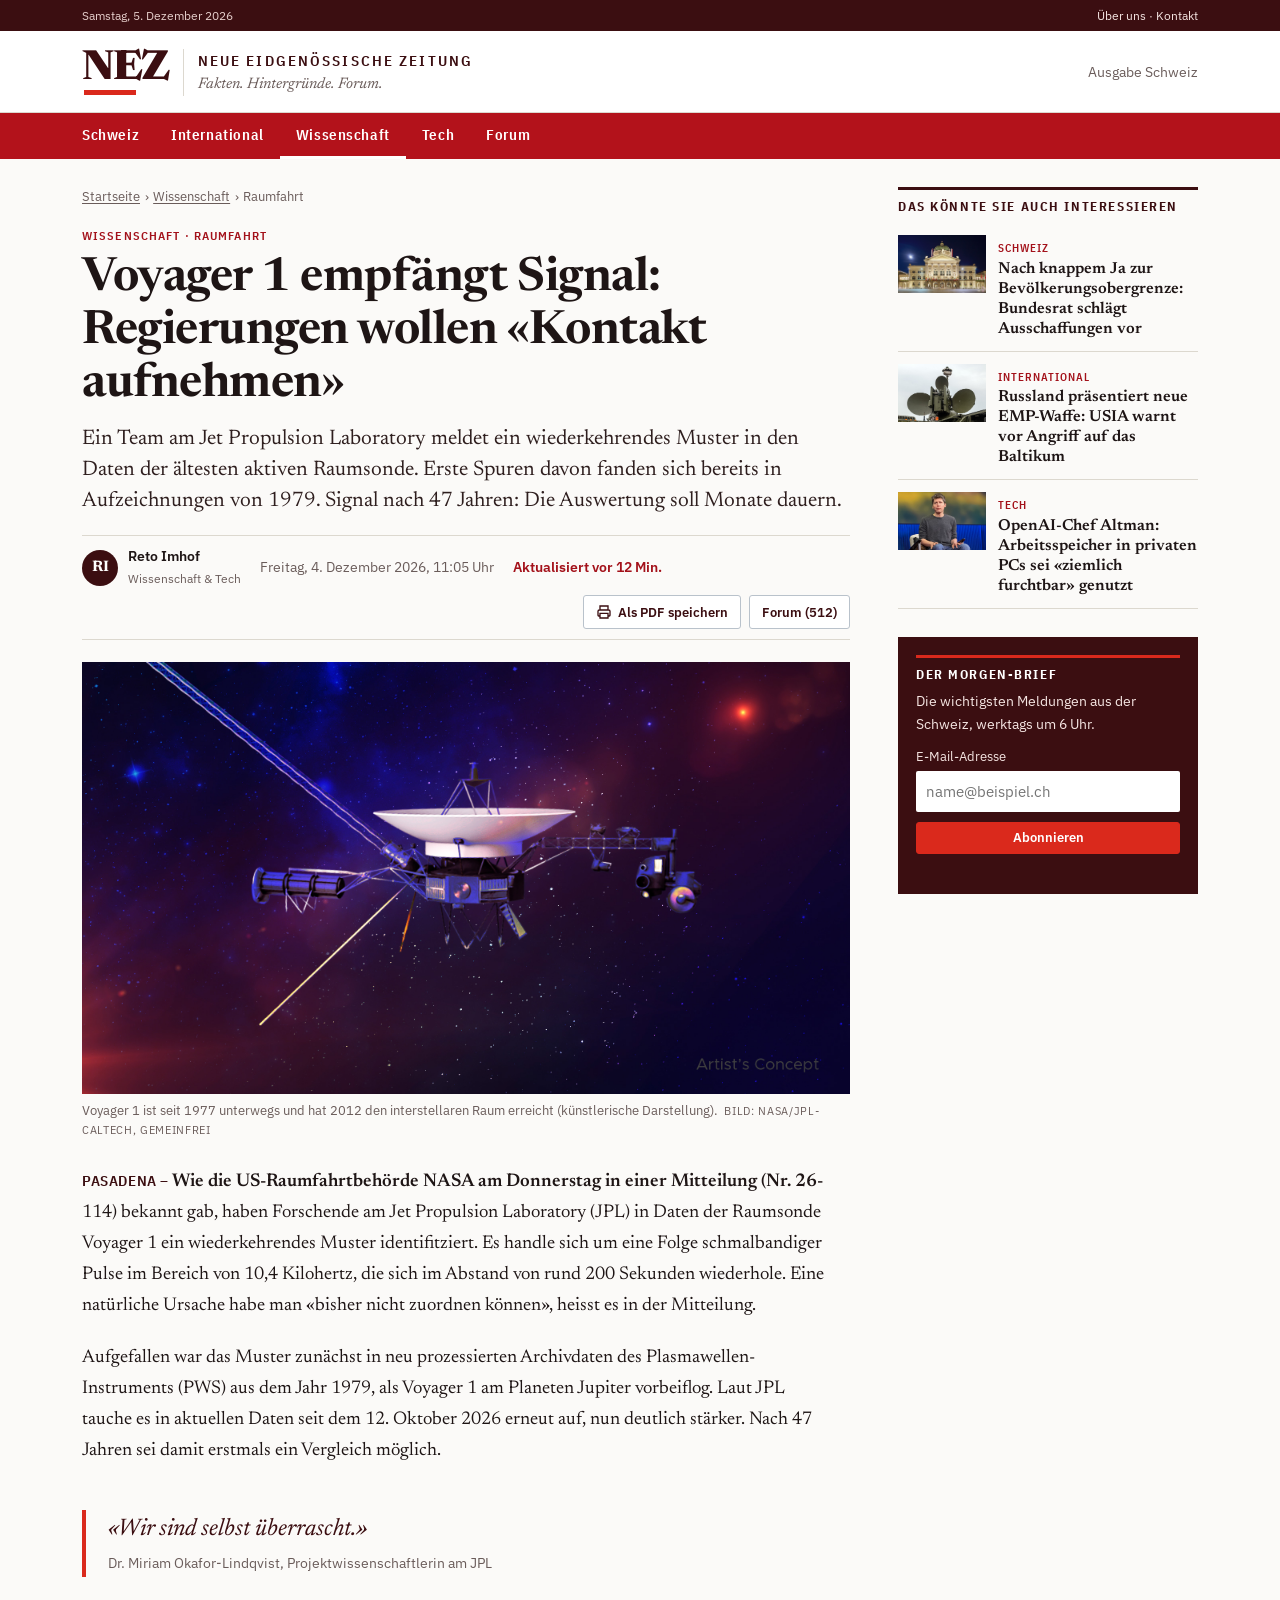
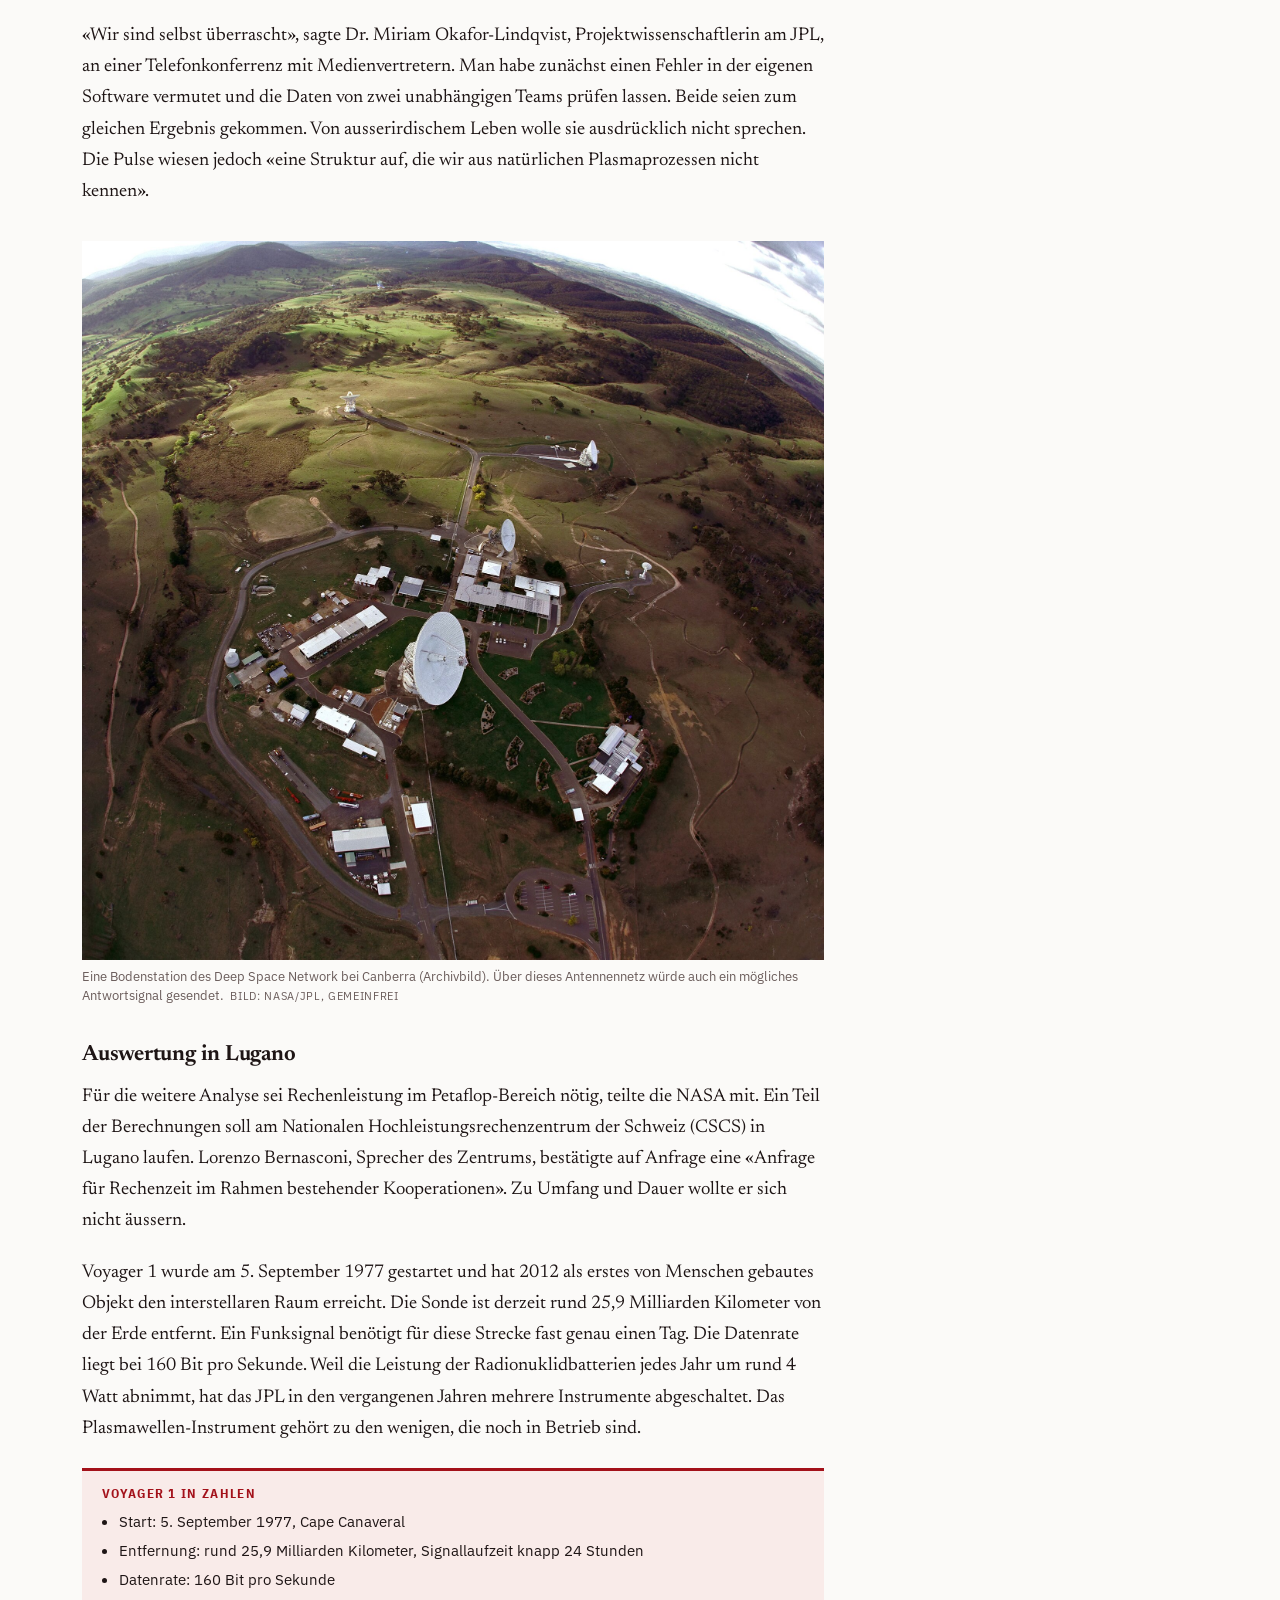
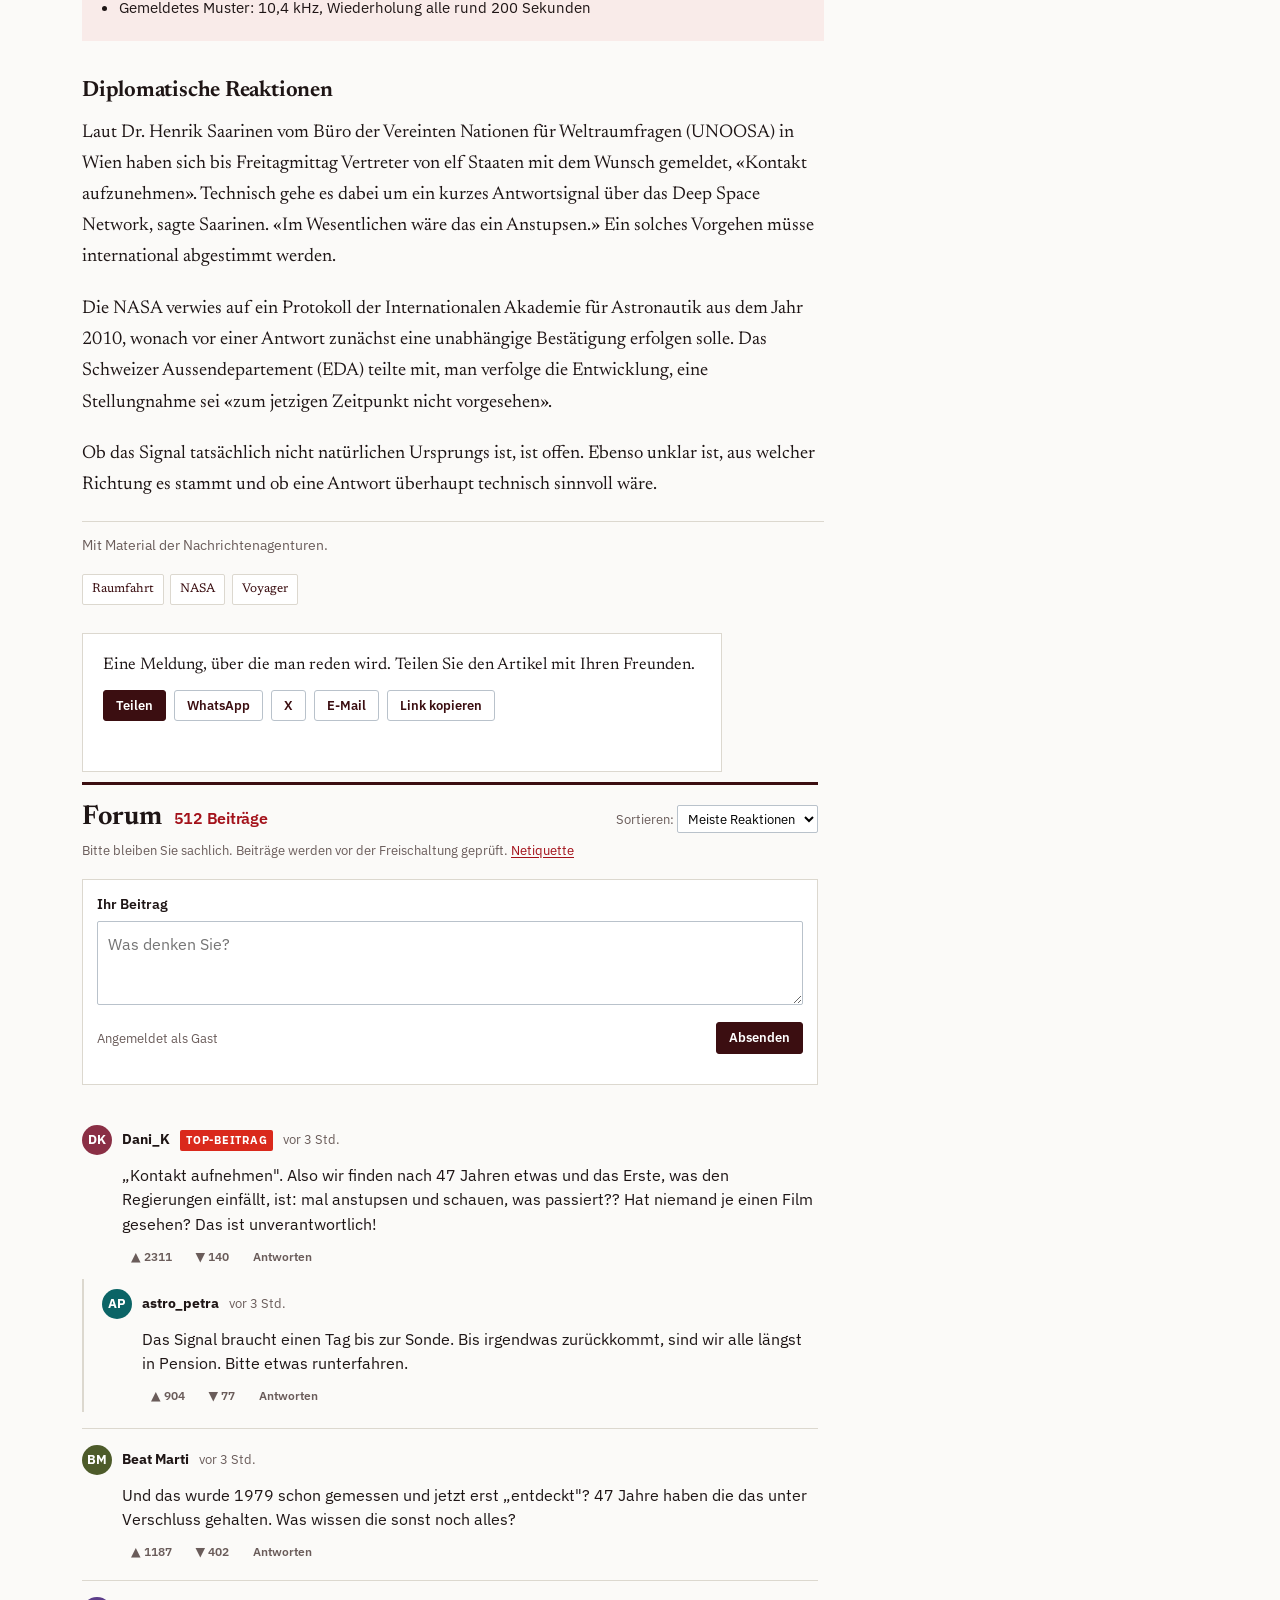
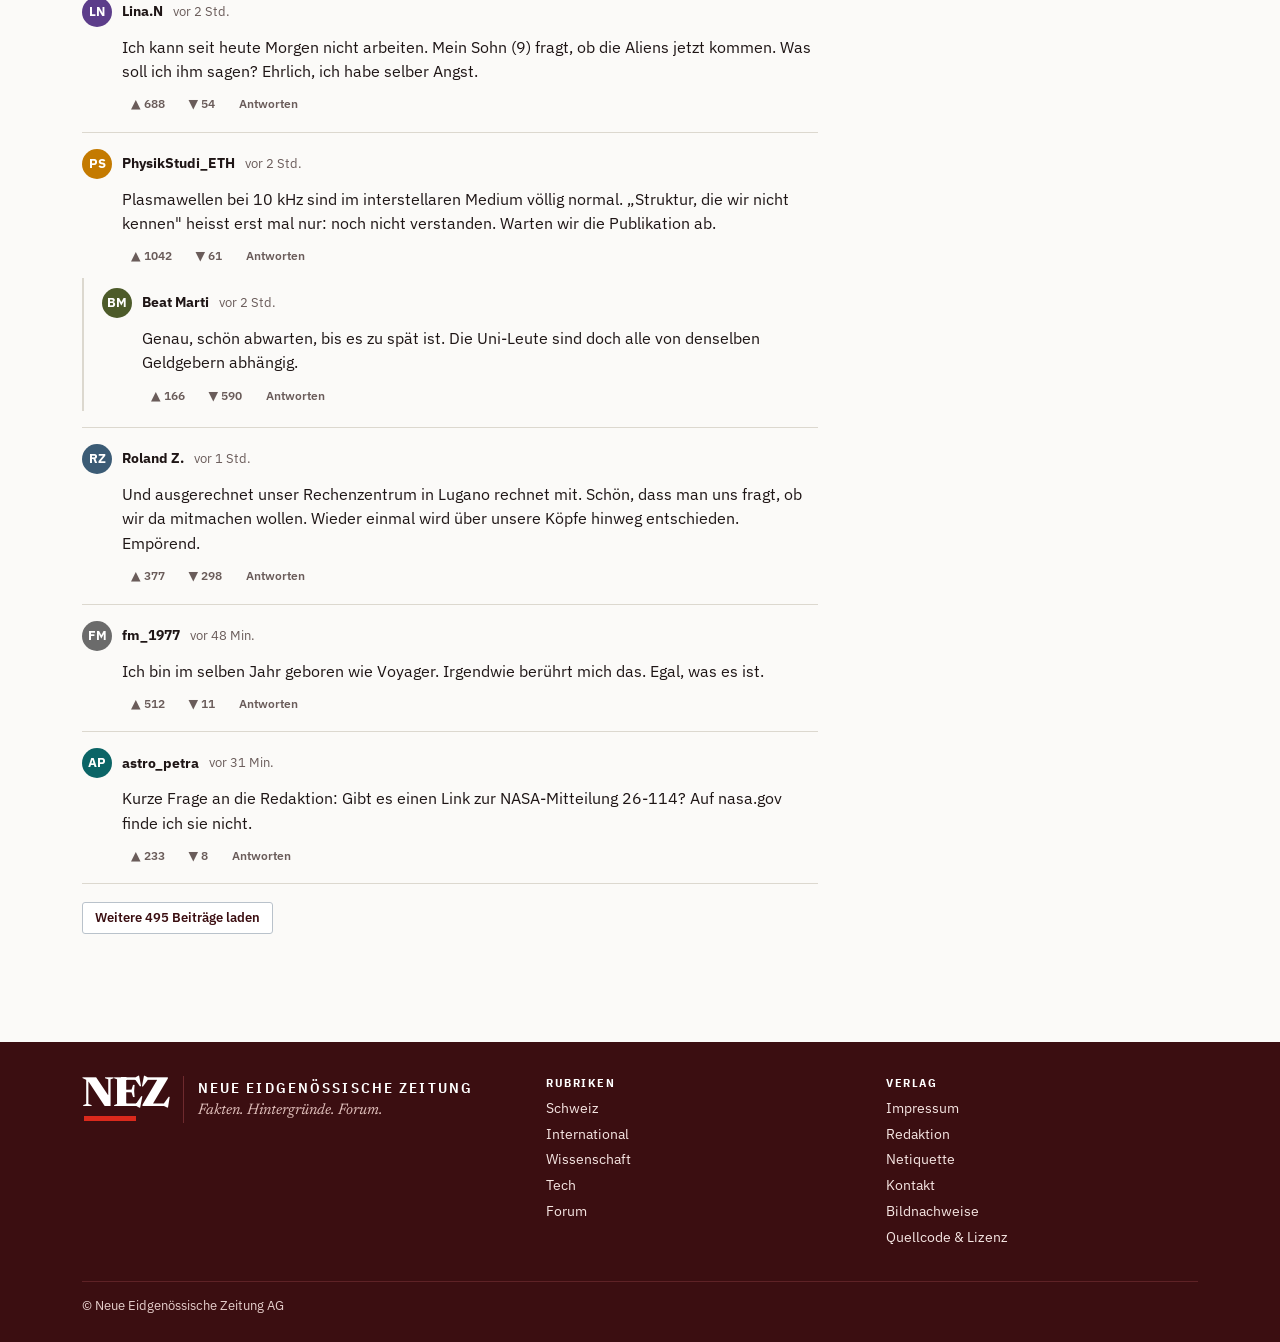
<file: voyager-signal.html>
<!doctype html>
<html lang="de-CH">
<head>
<meta charset="utf-8">
<meta name="viewport" content="width=device-width, initial-scale=1">
<!-- FIKTIV: Schulprojekt Medienkompetenz. Nicht von Suchmaschinen indexieren lassen. -->
<meta name="robots" content="noindex, nofollow">
<title>Voyager 1 empfängt Signal: Regierungen wollen «Kontakt aufnehmen» – Neue Eidgenössische Zeitung</title>
<meta name="description" content="Ein Team am Jet Propulsion Laboratory meldet ein wiederkehrendes Muster in Daten der Raumsonde Voyager 1. Die Auswertung braucht Rechenleistung im Petaflop-Bereich.">
<link rel="icon" href="assets/favicon.svg" type="image/svg+xml">
<link rel="preconnect" href="https://fonts.googleapis.com">
<link rel="preconnect" href="https://fonts.gstatic.com" crossorigin>
<link rel="stylesheet" href="https://fonts.googleapis.com/css2?family=IBM+Plex+Sans+Condensed:wght@500;600;700&family=IBM+Plex+Sans:wght@400;600;700&family=Newsreader:ital,opsz,wght@0,6..72,400;0,6..72,600;0,6..72,700;0,6..72,800;1,6..72,400&display=swap">
<link rel="stylesheet" href="assets/style.css">
</head>
<body data-pub-day="-1" data-pub-time="11:05">
<a class="skip-link" href="#inhalt">Zum Inhalt springen</a>

<div class="topbar"><div class="wrap">
  <span data-d="0" data-f="full" data-base="now">Samstag, 7. November 2026</span>
  <span><a href="impressum.html">Über uns</a> <span class="hide-sm">· <a href="impressum.html#kontakt">Kontakt</a></span></span>
</div></div>
<header class="masthead"><div class="wrap">
  <a class="brand" href="index.html" aria-label="Neue Eidgenössische Zeitung, zur Startseite">
    <span class="brand-mark" aria-hidden="true">NEZ</span>
    <span class="brand-text"><span class="brand-name">Neue Eidgenössische Zeitung</span><span class="brand-tagline">Fakten. Hintergründe. Forum.</span></span>
  </a>
  <div class="masthead-tools"><span class="edition">Ausgabe Schweiz</span></div>
</div></header>
<nav class="mainnav" aria-label="Rubriken"><ul>
  <li><a href="index.html#schweiz">Schweiz</a></li>
  <li><a href="index.html#international">International</a></li>
  <li><a href="index.html#wissenschaft" aria-current="page">Wissenschaft</a></li>
  <li><a href="index.html#tech">Tech</a></li>
  <li><a href="index.html#forum">Forum</a></li>
</ul></nav>

<div class="wrap article-layout">
<main id="inhalt">
  <div class="print-masthead print-only">
    <div><span class="pm-mark">NEZ</span><span class="pm-name">Neue Eidgenössische Zeitung</span></div>
    <div class="pm-meta">Wissenschaft · <span data-d="0" data-f="dy">6. November 2026</span></div>
  </div>

  <nav class="breadcrumb" aria-label="Pfad"><a href="index.html">Startseite</a><span aria-hidden="true">›</span><a href="index.html#wissenschaft">Wissenschaft</a><span aria-hidden="true">›</span>Raumfahrt</nav>

  <article>
    <header class="article-head">
      <p class="kicker">Wissenschaft · Raumfahrt</p>
      <h1>Voyager 1 empfängt Signal: Regierungen wollen «Kontakt aufnehmen»</h1>
      <p class="subline">Ein Team am Jet Propulsion Laboratory meldet ein wiederkehrendes Muster in den Daten der ältesten aktiven Raumsonde. Erste Spuren davon fanden sich bereits in Aufzeichnungen von 1979. Signal nach 47 Jahren: Die Auswertung soll Monate dauern.</p>
      <div class="byline">
        <div class="author"><span class="avatar" aria-hidden="true">RI</span><span><strong>Reto Imhof</strong><small>Wissenschaft &amp; Tech</small></span></div>
        <time data-d="0" data-f="stamp">Freitag, 6. November 2026, 11:05 Uhr</time>
        <span class="updated">Aktualisiert <span data-ago="12">vor 12 Min.</span></span>
        <div class="article-tools">
          <button class="btn" type="button" data-print><svg viewBox="0 0 24 24" fill="none" stroke="currentColor" stroke-width="2" aria-hidden="true"><path d="M6 9V3h12v6M6 18H4a1 1 0 0 1-1-1v-6a2 2 0 0 1 2-2h14a2 2 0 0 1 2 2v6a1 1 0 0 1-1 1h-2M6 14h12v7H6z"/></svg>Als PDF speichern</button>
          <a class="btn" href="#forum">Forum (512)</a>
        </div>
      </div>
    </header>

    <figure class="lead-figure">
      <img src="assets/img/foto-voyager.jpg" width="1600" height="900" alt="Künstlerische Darstellung der Raumsonde Voyager mit grosser Parabolantenne vor violettem Sternenhimmel.">
      <figcaption>Voyager 1 ist seit 1977 unterwegs und hat 2012 den interstellaren Raum erreicht (künstlerische Darstellung). <span class="credit">Bild: NASA/JPL-Caltech, gemeinfrei</span></figcaption>
    </figure>

    <div class="article-body">
      <p><span class="dateline">Pasadena –</span> Wie die US-Raumfahrtbehörde NASA am <span data-d="-1" data-f="wd">Donnerstag</span> in einer Mitteilung (Nr. 26-114) bekannt gab, haben Forschende am Jet Propulsion Laboratory (JPL) in Daten der Raumsonde Voyager 1 ein wiederkehrendes Muster identifitziert. Es handle sich um eine Folge schmalbandiger Pulse im Bereich von 10,4 Kilohertz, die sich im Abstand von rund 200 Sekunden wiederhole. Eine natürliche Ursache habe man «bisher nicht zuordnen können», heisst es in der Mitteilung.</p>

      <p>Aufgefallen war das Muster zunächst in neu prozessierten Archivdaten des Plasmawellen-Instruments (PWS) aus dem Jahr 1979, als Voyager 1 am Planeten Jupiter vorbeiflog. Laut JPL tauche es in aktuellen Daten seit dem <span data-d="-53" data-f="dy">14. September 2026</span> erneut auf, nun deutlich stärker. Nach 47 Jahren sei damit erstmals ein Vergleich möglich.</p>

      <blockquote class="pullquote">
        <p>«Wir sind selbst überrascht.»</p>
        <footer>Dr. Miriam Okafor-Lindqvist, Projektwissenschaftlerin am JPL</footer>
      </blockquote>

      <p>«Wir sind selbst überrascht», sagte Dr. Miriam Okafor-Lindqvist, Projektwissenschaftlerin am JPL, an einer Telefonkonferrenz mit Medienvertretern. Man habe zunächst einen Fehler in der eigenen Software vermutet und die Daten von zwei unabhängigen Teams prüfen lassen. Beide seien zum gleichen Ergebnis gekommen. Von ausserirdischem Leben wolle sie ausdrücklich nicht sprechen. Die Pulse wiesen jedoch «eine Struktur auf, die wir aus natürlichen Plasmaprozessen nicht kennen».</p>

      <figure class="body-figure">
        <img src="assets/img/foto-dsn-canberra.jpg" width="1600" height="1551" alt="Luftaufnahme einer Antennenanlage in grüner Hügellandschaft, im Vordergrund eine grosse weisse Parabolantenne, dahinter mehrere kleinere.">
        <figcaption>Eine Bodenstation des Deep Space Network bei Canberra (Archivbild). Über dieses Antennennetz würde auch ein mögliches Antwortsignal gesendet. <span class="credit">Bild: NASA/JPL, gemeinfrei</span></figcaption>
      </figure>

      <h2>Auswertung in Lugano</h2>
      <p>Für die weitere Analyse sei Rechenleistung im Petaflop-Bereich nötig, teilte die NASA mit. Ein Teil der Berechnungen soll am Nationalen Hochleistungsrechenzentrum der Schweiz (CSCS) in Lugano laufen. Lorenzo Bernasconi, Sprecher des Zentrums, bestätigte auf Anfrage eine «Anfrage für Rechenzeit im Rahmen bestehender Kooperationen». Zu Umfang und Dauer wollte er sich nicht äussern.</p>

      <p>Voyager 1 wurde am 5. September 1977 gestartet und hat 2012 als erstes von Menschen gebautes Objekt den interstellaren Raum erreicht. Die Sonde ist derzeit rund 25,9 Milliarden Kilometer von der Erde entfernt. Ein Funksignal benötigt für diese Strecke fast genau einen Tag. Die Datenrate liegt bei 160 Bit pro Sekunde. Weil die Leistung der Radionuklidbatterien jedes Jahr um rund 4 Watt abnimmt, hat das JPL in den vergangenen Jahren mehrere Instrumente abgeschaltet. Das Plasmawellen-Instrument gehört zu den wenigen, die noch in Betrieb sind.</p>

      <aside class="factbox">
        <h2>Voyager 1 in Zahlen</h2>
        <ul>
          <li>Start: 5. September 1977, Cape Canaveral</li>
          <li>Entfernung: rund 25,9 Milliarden Kilometer, Signallaufzeit knapp 24 Stunden</li>
          <li>Datenrate: 160 Bit pro Sekunde</li>
          <li>Gemeldetes Muster: 10,4 kHz, Wiederholung alle rund 200 Sekunden</li>
        </ul>
      </aside>

      <h2>Diplomatische Reaktionen</h2>
      <p>Laut Dr. Henrik Saarinen vom Büro der Vereinten Nationen für Weltraumfragen (UNOOSA) in Wien haben sich bis <span data-d="0" data-f="wd">Freitag</span>mittag Vertreter von elf Staaten mit dem Wunsch gemeldet, «Kontakt aufzunehmen». Technisch gehe es dabei um ein kurzes Antwortsignal über das Deep Space Network, sagte Saarinen. «Im Wesentlichen wäre das ein Anstupsen.» Ein solches Vorgehen müsse international abgestimmt werden.</p>

      <p>Die NASA verwies auf ein Protokoll der Internationalen Akademie für Astronautik aus dem Jahr 2010, wonach vor einer Antwort zunächst eine unabhängige Bestätigung erfolgen solle. Das Schweizer Aussendepartement (EDA) teilte mit, man verfolge die Entwicklung, eine Stellungnahme sei «zum jetzigen Zeitpunkt nicht vorgesehen».</p>

      <p>Ob das Signal tatsächlich nicht natürlichen Ursprungs ist, ist offen. Ebenso unklar ist, aus welcher Richtung es stammt und ob eine Antwort überhaupt technisch sinnvoll wäre.</p>

      <p class="article-end">Mit Material der Nachrichtenagenturen.</p>
      <p class="print-footnote print-only">Neue Eidgenössische Zeitung · Fiktiver Artikel, erstellt für ein Schulprojekt zur Medienkompetenz. Die NASA-Mitteilung, das Signal und alle zitierten Personen sind erfunden.</p>
      <ul class="tags" aria-label="Themen">
        <li><a href="index.html#wissenschaft">Raumfahrt</a></li>
        <li><a href="index.html#wissenschaft">NASA</a></li>
        <li><a href="index.html#wissenschaft">Voyager</a></li>
      </ul>
    </div>

    <section class="share" aria-label="Artikel teilen">
      <p>Eine Meldung, über die man reden wird. Teilen Sie den Artikel mit Ihren Freunden.</p>
      <div class="share-buttons">
        <button class="btn btn-primary" type="button" data-share="native">Teilen</button>
        <button class="btn" type="button" data-share="whatsapp">WhatsApp</button>
        <button class="btn" type="button" data-share="x">X</button>
        <button class="btn" type="button" data-share="mail">E-Mail</button>
        <button class="btn" type="button" data-share="copy">Link kopieren</button>
      </div>
      <p class="share-status" role="status"></p>
    </section>
  </article>

  <section class="forum" id="forum" aria-labelledby="forum-title">
    <div class="forum-head">
      <h2 id="forum-title">Forum <span>512 Beiträge</span></h2>
      <label class="forum-sort">Sortieren: <select><option>Meiste Reaktionen</option><option>Neueste zuerst</option></select></label>
    </div>
    <p class="forum-rules">Bitte bleiben Sie sachlich. Beiträge werden vor der Freischaltung geprüft. <a href="impressum.html#netiquette">Netiquette</a></p>

    <form class="comment-form">
      <label for="comment-text">Ihr Beitrag</label>
      <textarea id="comment-text" name="comment" placeholder="Was denken Sie?"></textarea>
      <div class="row"><small>Angemeldet als Gast</small><button class="btn btn-primary" type="submit">Absenden</button></div>
      <p class="form-note" role="status"></p>
    </form>

    <ol class="comments">
      <li class="comment">
        <div class="comment-head"><span class="avatar" aria-hidden="true" style="background:#8a2f45">DK</span><strong>Dani_K</strong><span class="badge badge-top">Top-Beitrag</span><time data-ago="185">vor 3 Std.</time></div>
        <p>„Kontakt aufnehmen". Also wir finden nach 47 Jahren etwas und das Erste, was den Regierungen einfällt, ist: mal anstupsen und schauen, was passiert?? Hat niemand je einen Film gesehen? Das ist unverantwortlich!</p>
        <div class="comment-actions"><button class="vote" type="button">▲ <span class="n">2311</span></button><button class="vote" type="button">▼ <span class="n">140</span></button><button class="reply-btn" type="button">Antworten</button></div>
        <ol class="replies">
          <li class="comment">
            <div class="comment-head"><span class="avatar" aria-hidden="true" style="background:#0b6466">AP</span><strong>astro_petra</strong><time data-ago="185">vor 3 Std.</time></div>
            <p>Das Signal braucht einen Tag bis zur Sonde. Bis irgendwas zurückkommt, sind wir alle längst in Pension. Bitte etwas runterfahren.</p>
            <div class="comment-actions"><button class="vote" type="button">▲ <span class="n">904</span></button><button class="vote" type="button">▼ <span class="n">77</span></button><button class="reply-btn" type="button">Antworten</button></div>
          </li>
        </ol>
      </li>
      <li class="comment">
        <div class="comment-head"><span class="avatar" aria-hidden="true" style="background:#4d5b2a">BM</span><strong>Beat Marti</strong><time data-ago="185">vor 3 Std.</time></div>
        <p>Und das wurde 1979 schon gemessen und jetzt erst „entdeckt"? 47 Jahre haben die das unter Verschluss gehalten. Was wissen die sonst noch alles?</p>
        <div class="comment-actions"><button class="vote" type="button">▲ <span class="n">1187</span></button><button class="vote" type="button">▼ <span class="n">402</span></button><button class="reply-btn" type="button">Antworten</button></div>
      </li>
      <li class="comment">
        <div class="comment-head"><span class="avatar" aria-hidden="true" style="background:#5c3d8a">LN</span><strong>Lina.N</strong><time data-ago="125">vor 2 Std.</time></div>
        <p>Ich kann seit heute Morgen nicht arbeiten. Mein Sohn (9) fragt, ob die Aliens jetzt kommen. Was soll ich ihm sagen? Ehrlich, ich habe selber Angst.</p>
        <div class="comment-actions"><button class="vote" type="button">▲ <span class="n">688</span></button><button class="vote" type="button">▼ <span class="n">54</span></button><button class="reply-btn" type="button">Antworten</button></div>
      </li>
      <li class="comment">
        <div class="comment-head"><span class="avatar" aria-hidden="true" style="background:#c47a00">PS</span><strong>PhysikStudi_ETH</strong><time data-ago="125">vor 2 Std.</time></div>
        <p>Plasmawellen bei 10 kHz sind im interstellaren Medium völlig normal. „Struktur, die wir nicht kennen" heisst erst mal nur: noch nicht verstanden. Warten wir die Publikation ab.</p>
        <div class="comment-actions"><button class="vote" type="button">▲ <span class="n">1042</span></button><button class="vote" type="button">▼ <span class="n">61</span></button><button class="reply-btn" type="button">Antworten</button></div>
        <ol class="replies">
          <li class="comment">
            <div class="comment-head"><span class="avatar" aria-hidden="true" style="background:#4d5b2a">BM</span><strong>Beat Marti</strong><time data-ago="125">vor 2 Std.</time></div>
            <p>Genau, schön abwarten, bis es zu spät ist. Die Uni-Leute sind doch alle von denselben Geldgebern abhängig.</p>
            <div class="comment-actions"><button class="vote" type="button">▲ <span class="n">166</span></button><button class="vote" type="button">▼ <span class="n">590</span></button><button class="reply-btn" type="button">Antworten</button></div>
          </li>
        </ol>
      </li>
      <li class="comment">
        <div class="comment-head"><span class="avatar" aria-hidden="true" style="background:#3b5b75">RZ</span><strong>Roland Z.</strong><time data-ago="65">vor 1 Std.</time></div>
        <p>Und ausgerechnet unser Rechenzentrum in Lugano rechnet mit. Schön, dass man uns fragt, ob wir da mitmachen wollen. Wieder einmal wird über unsere Köpfe hinweg entschieden. Empörend.</p>
        <div class="comment-actions"><button class="vote" type="button">▲ <span class="n">377</span></button><button class="vote" type="button">▼ <span class="n">298</span></button><button class="reply-btn" type="button">Antworten</button></div>
      </li>
      <li class="comment">
        <div class="comment-head"><span class="avatar" aria-hidden="true" style="background:#6b6b6b">FM</span><strong>fm_1977</strong><time data-ago="48">vor 48 Min.</time></div>
        <p>Ich bin im selben Jahr geboren wie Voyager. Irgendwie berührt mich das. Egal, was es ist.</p>
        <div class="comment-actions"><button class="vote" type="button">▲ <span class="n">512</span></button><button class="vote" type="button">▼ <span class="n">11</span></button><button class="reply-btn" type="button">Antworten</button></div>
      </li>
      <li class="comment">
        <div class="comment-head"><span class="avatar" aria-hidden="true" style="background:#0b6466">AP</span><strong>astro_petra</strong><time data-ago="31">vor 31 Min.</time></div>
        <p>Kurze Frage an die Redaktion: Gibt es einen Link zur NASA-Mitteilung 26-114? Auf nasa.gov finde ich sie nicht.</p>
        <div class="comment-actions"><button class="vote" type="button">▲ <span class="n">233</span></button><button class="vote" type="button">▼ <span class="n">8</span></button><button class="reply-btn" type="button">Antworten</button></div>
      </li>
    </ol>
    <button class="btn more-comments" type="button">Weitere 495 Beiträge laden</button>
  </section>
</main>

<aside class="sidebar" aria-labelledby="related-title">
  <div class="sidebar-block">
    <h2 id="related-title">Das könnte Sie auch interessieren</h2>
    <ul class="related">
      <li><a href="bevoelkerungsobergrenze.html"><img src="assets/img/foto-bundeshaus.jpg" alt="" width="88" height="58"><span><span class="kicker">Schweiz</span><strong>Nach knappem Ja zur Bevölkerungsobergrenze: Bundesrat schlägt Ausschaffungen vor</strong></span></a></li>
      <li><a href="emp-waffe-baltikum.html"><img src="assets/img/foto-ewk-antennen.jpg" alt="" width="88" height="58"><span><span class="kicker">International</span><strong>Russland präsentiert neue EMP-Waffe: USIA warnt vor Angriff auf das Baltikum</strong></span></a></li>
      <li><a href="altman-ram.html"><img class="crop-face" src="assets/img/foto-altman-ted.jpg" alt="" width="88" height="58"><span><span class="kicker">Tech</span><strong>OpenAI-Chef Altman: Arbeitsspeicher in privaten PCs sei «ziemlich furchtbar» genutzt</strong></span></a></li>
    </ul>
    <div class="newsletter">
      <h2>Der Morgen-Brief</h2>
      <p>Die wichtigsten Meldungen aus der Schweiz, werktags um 6 Uhr.</p>
      <form>
        <label for="nl-mail">E-Mail-Adresse</label>
        <input id="nl-mail" type="email" autocomplete="off" placeholder="name@beispiel.ch">
        <button class="btn" type="submit">Abonnieren</button>
        <p class="form-note" role="status"></p>
      </form>
    </div>
  </div>
</aside>
</div>

<footer class="site-footer"><div class="wrap">
  <div>
    <a class="brand" href="index.html" aria-label="Neue Eidgenössische Zeitung, zur Startseite">
      <span class="brand-mark" aria-hidden="true">NEZ</span>
      <span class="brand-text"><span class="brand-name">Neue Eidgenössische Zeitung</span><span class="brand-tagline">Fakten. Hintergründe. Forum.</span></span>
    </a>
  </div>
  <div><h2>Rubriken</h2><ul>
    <li><a href="index.html#schweiz">Schweiz</a></li><li><a href="index.html#international">International</a></li><li><a href="index.html#wissenschaft">Wissenschaft</a></li><li><a href="index.html#tech">Tech</a></li><li><a href="index.html#forum">Forum</a></li>
  </ul></div>
  <div><h2>Verlag</h2><ul>
    <li><a href="impressum.html">Impressum</a></li><li><a href="impressum.html#redaktion">Redaktion</a></li><li><a href="impressum.html#netiquette">Netiquette</a></li><li><a href="impressum.html#kontakt">Kontakt</a></li><li><a href="impressum.html#bildnachweise">Bildnachweise</a></li><li><a href="impressum.html#lizenz">Quellcode &amp; Lizenz</a></li>
  </ul></div>
  <div class="footer-bottom">
    <span>© Neue Eidgenössische Zeitung AG</span>
  </div>
</div></footer>
<script src="assets/main.js"></script>
</body>
</html>
</file>
<file: assets/style.css>
/* ==========================================================================
   Neue Eidgenössische Zeitung – Stylesheet
   Fiktives Medium für ein Schulprojekt zur Medienkompetenz.
   Aufbau: 1 Tokens · 2 Basis · 3 Kopf · 4 Ticker · 5 Startseite
           6 Artikel · 7 Sidebar · 8 Forum · 9 Fuss · 10 Impressum · 11 Print
   ========================================================================== */

/* 1 · Tokens ------------------------------------------------------------- */
:root {
  --ink: #1e1515;          /* Fliesstext, fast schwarz mit warmem Stich */
  --navy: #3b0e11;         /* Markenfarbe dunkel: Ochsenblut (Kopf-/Fusszeile) */
  --navy-2: #b3121b;       /* Navigationsleiste: Schweizer Rot */
  --teal: #a3111a;         /* Links, Kicker (dunkleres Rot für Kontrast) */
  --teal-soft: #f9ebe9;
  --accent: #da291c;       /* Akzent: Rot der Schweizer Fahne */
  --paper: #fbfaf8;
  --card: #ffffff;
  --line: #dcd8cf;
  --muted: #6a5c5a;
  --serif: "Newsreader", "Iowan Old Style", Georgia, "Times New Roman", serif;
  --sans: "IBM Plex Sans", "Segoe UI", system-ui, -apple-system, Arial, sans-serif;
  --cond: "IBM Plex Sans Condensed", "Arial Narrow", "IBM Plex Sans", sans-serif;
  --wrap: 1180px;
  --gutter: clamp(16px, 4vw, 32px);
}

/* 2 · Basis -------------------------------------------------------------- */
*, *::before, *::after { box-sizing: border-box; }
html { -webkit-text-size-adjust: 100%; }
body {
  margin: 0;
  background: var(--paper);
  color: var(--ink);
  font-family: var(--sans);
  font-size: 1rem;
  line-height: 1.55;
}
img, svg { max-width: 100%; height: auto; display: block; }
a { color: var(--teal); text-underline-offset: .18em; }
a:hover { color: var(--navy); }
h1, h2, h3 { font-family: var(--serif); line-height: 1.12; margin: 0; font-weight: 650; letter-spacing: -.01em; hyphens: auto; overflow-wrap: break-word; }

:focus-visible {
  outline: 3px solid var(--navy);
  outline-offset: 2px;
  box-shadow: 0 0 0 5px #fff;
  border-radius: 2px;
}

.wrap { max-width: var(--wrap); margin: 0 auto; padding: 0 var(--gutter); }
.visually-hidden {
  position: absolute !important; width: 1px; height: 1px; overflow: hidden;
  clip: rect(0 0 0 0); white-space: nowrap; border: 0; padding: 0; margin: -1px;
}
.skip-link {
  position: absolute; left: 8px; top: -60px; z-index: 50;
  background: var(--accent); color: #fff; font-weight: 700;
  padding: 10px 14px; text-decoration: none;
}
.skip-link:focus { top: 8px; }

.kicker {
  font-family: var(--cond);
  font-size: .78rem;
  font-weight: 600;
  letter-spacing: .09em;
  text-transform: uppercase;
  color: var(--teal);
  margin: 0 0 .5rem;
}
.print-only { display: none; }

/* 3 · Kopf --------------------------------------------------------------- */
.topbar {
  background: var(--navy);
  color: #e6cfcc;
  font-size: .78rem;
}
.topbar .wrap { display: flex; justify-content: space-between; gap: 1rem; padding-top: 6px; padding-bottom: 6px; }
.topbar a { color: #f6e6e3; text-decoration: none; }
.topbar a:hover { text-decoration: underline; color: #fff; }

.masthead { background: var(--card); border-bottom: 1px solid var(--line); }
.masthead .wrap { display: flex; align-items: center; justify-content: space-between; gap: 1rem; padding-top: 18px; padding-bottom: 16px; }

.brand { display: flex; align-items: center; gap: 14px; text-decoration: none; color: var(--navy); }
.brand:hover { color: var(--navy); }
.brand-mark {
  font-family: var(--serif);
  font-weight: 800;
  font-size: 2.6rem;
  line-height: .9;
  letter-spacing: -.035em;
  position: relative;
  padding-bottom: 6px;
}
.brand-mark::after {
  content: ""; position: absolute; left: 2px; right: 38%; bottom: 0; height: 5px; background: var(--accent);
}
.brand-text { border-left: 1px solid var(--line); padding-left: 14px; }
.brand-name { display: block; font-family: var(--cond); font-weight: 600; font-size: .95rem; letter-spacing: .14em; text-transform: uppercase; }
.brand-tagline { display: block; font-family: var(--serif); font-style: italic; color: var(--muted); font-size: .95rem; }

.masthead-tools { display: flex; align-items: center; gap: .6rem; font-size: .85rem; }
.masthead-tools .edition { color: var(--muted); }

.mainnav { background: var(--navy-2); }
.mainnav ul { list-style: none; margin: 0 auto; padding: 0 var(--gutter); max-width: var(--wrap); display: flex; gap: 0; overflow-x: auto; scrollbar-width: none; }
.mainnav ul::-webkit-scrollbar { display: none; }
.mainnav a {
  display: block; padding: 11px 16px 9px;
  color: #ffffff; text-decoration: none;
  font-family: var(--cond); font-weight: 600; font-size: .92rem; letter-spacing: .04em;
  border-bottom: 3px solid transparent; white-space: nowrap;
}
.mainnav a:hover, .mainnav a[aria-current="page"] { border-bottom-color: #fff; color: #fff; }
.mainnav li:first-child a { padding-left: 0; }

/* 4 · Ticker ------------------------------------------------------------- */
.ticker { background: var(--card); border-bottom: 1px solid var(--line); overflow: hidden; }
.ticker .wrap { display: flex; align-items: stretch; gap: 0; }
.ticker-label {
  flex: none; background: var(--accent); color: #fff;
  font-family: var(--cond); font-weight: 700; font-size: .78rem; letter-spacing: .1em; text-transform: uppercase;
  padding: 9px 12px; display: flex; align-items: center;
}
.ticker-viewport { overflow: hidden; flex: 1; position: relative; mask-image: linear-gradient(90deg, transparent 0, #000 24px, #000 calc(100% - 40px), transparent 100%); }
.ticker-track { display: flex; width: max-content; animation: ticker 70s linear infinite; }
.ticker:hover .ticker-track, .ticker:focus-within .ticker-track { animation-play-state: paused; }
.ticker-track ul { display: flex; list-style: none; margin: 0; padding: 0; }
.ticker-track li { padding: 9px 26px 9px 22px; font-size: .9rem; white-space: nowrap; position: relative; }
.ticker-track li::before { content: ""; position: absolute; left: 6px; top: 50%; width: 6px; height: 6px; margin-top: -3px; background: var(--teal); }
.ticker-track time { font-weight: 600; color: var(--teal); margin-right: .45em; font-variant-numeric: tabular-nums; }
.ticker-track a { color: var(--ink); text-decoration: none; }
.ticker-track a:hover { text-decoration: underline; }
@keyframes ticker { from { transform: translateX(0); } to { transform: translateX(-50%); } }
@media (prefers-reduced-motion: reduce) {
  .ticker-track { animation: none; }
  .ticker-viewport { overflow-x: auto; }
}

/* 5 · Startseite --------------------------------------------------------- */
.home { padding-top: 28px; padding-bottom: 56px; }
.lead-story {
  display: grid; grid-template-columns: minmax(0, 1.45fr) minmax(0, 1fr); gap: 28px;
  padding-bottom: 28px; border-bottom: 3px double var(--line); align-items: start;
}
.lead-story figure { margin: 0; }
.lead-story h2 { font-size: clamp(1.7rem, 3vw, 2.35rem); margin-bottom: .7rem; }
.lead-story h2 a, .card h3 a, .brief h3 a { color: var(--ink); text-decoration: none; }
.lead-story h2 a:hover, .card h3 a:hover { text-decoration: underline; text-decoration-thickness: 2px; text-decoration-color: var(--accent); }
.lead-story .teaser { font-family: var(--serif); font-size: 1.18rem; line-height: 1.5; margin: 0 0 1rem; }
.lead-meta { font-size: .82rem; color: var(--muted); }
.lead-related { list-style: none; padding: 14px 0 0; margin: 16px 0 0; border-top: 1px solid var(--line); font-size: .92rem; }
.lead-related li { padding: 4px 0 4px 14px; position: relative; }
.lead-related li::before { content: ""; position: absolute; left: 0; top: .78em; width: 6px; height: 2px; background: var(--teal); }

.section-head {
  display: flex; align-items: baseline; justify-content: space-between; gap: 1rem;
  border-top: 3px solid var(--navy); margin: 36px 0 18px; padding-top: 10px;
}
.section-head h2 { font-family: var(--cond); font-size: 1rem; letter-spacing: .12em; text-transform: uppercase; font-weight: 700; color: var(--navy); }
.section-head span { font-size: .82rem; color: var(--muted); }

.grid { display: grid; grid-template-columns: repeat(3, minmax(0, 1fr)); gap: 28px; }
.card { display: flex; flex-direction: column; }
.card figure { margin: 0 0 12px; }
.card h3 { font-size: 1.32rem; margin-bottom: .45rem; }
.card p { margin: 0 0 .6rem; color: #3a2a2a; font-size: .97rem; }
.card .meta { margin-top: auto; font-size: .78rem; color: var(--muted); }
.card .comments-count { font-weight: 600; color: var(--teal); }

.home-columns { display: grid; grid-template-columns: minmax(0, 2fr) minmax(0, 1fr); gap: 32px; }
.briefs { list-style: none; padding: 0; margin: 0; }
.brief { padding: 14px 0; border-bottom: 1px solid var(--line); display: grid; grid-template-columns: 4.2rem 1fr; gap: 12px; }
.brief time { font-family: var(--cond); font-weight: 600; color: var(--teal); font-size: .9rem; font-variant-numeric: tabular-nums; }
.brief h3 { font-size: 1.08rem; margin-bottom: .25rem; }
.brief p { margin: 0; font-size: .93rem; color: #3d2f2f; }

.most-read { counter-reset: mr; list-style: none; padding: 0; margin: 0; }
.most-read li { counter-increment: mr; display: grid; grid-template-columns: 2.2rem 1fr; padding: 10px 0; border-bottom: 1px solid var(--line); }
.most-read li::before { content: counter(mr); font-family: var(--serif); font-size: 1.7rem; font-weight: 700; color: var(--accent); line-height: 1; -webkit-text-stroke: .5px var(--navy); }
.most-read a { color: var(--ink); text-decoration: none; font-family: var(--serif); font-weight: 600; font-size: 1.03rem; line-height: 1.3; }
.most-read a:hover { text-decoration: underline; }
.most-read small { display: block; color: var(--muted); font-size: .78rem; margin-top: 2px; font-family: var(--sans); }

/* 6 · Artikel ------------------------------------------------------------ */
.article-layout {
  display: grid; grid-template-columns: minmax(0, 1fr) 300px; gap: 48px;
  padding-top: 28px; padding-bottom: 40px;
}
.breadcrumb { font-size: .82rem; color: var(--muted); margin-bottom: 18px; }
.breadcrumb a { color: var(--muted); }
.breadcrumb span[aria-hidden] { margin: 0 .35em; }

.article-head h1 { font-size: clamp(1.85rem, 4.2vw, 2.95rem); margin-bottom: .8rem; max-width: 22ch; }
.subline { font-family: var(--serif); font-size: clamp(1.12rem, 2vw, 1.32rem); line-height: 1.45; margin: 0 0 1.2rem; color: #2e1e1e; max-width: 40em; }

.byline {
  display: flex; flex-wrap: wrap; align-items: center; gap: .4rem 1.2rem;
  border-top: 1px solid var(--line); border-bottom: 1px solid var(--line);
  padding: 10px 0; font-size: .86rem; color: var(--muted); margin-bottom: 22px;
}
.byline .author { display: flex; align-items: center; gap: 10px; color: var(--ink); }
.avatar {
  width: 36px; height: 36px; border-radius: 50%; background: var(--navy); color: #fff;
  display: grid; place-items: center; font-family: var(--serif); font-weight: 700; font-size: .95rem; flex: none;
}
.byline .author strong { display: block; font-weight: 600; }
.byline .author small { color: var(--muted); font-size: .78rem; }
.byline .updated { color: var(--teal); font-weight: 600; }

.article-tools { display: flex; gap: .5rem; flex-wrap: wrap; margin-left: auto; }

.btn {
  display: inline-flex; align-items: center; gap: .45em;
  font: 600 .84rem/1 var(--sans); color: var(--navy);
  background: var(--card); border: 1px solid #b9c2cb; border-radius: 3px;
  padding: 8px 12px; cursor: pointer; text-decoration: none;
}
.btn:hover { border-color: var(--navy); background: #fbefed; color: var(--navy); }
.btn svg { width: 16px; height: 16px; }
.btn-primary { background: var(--navy); color: #fff; border-color: var(--navy); }
.btn-primary:hover { background: var(--navy-2); color: #fff; }

.lead-figure { margin: 0 0 26px; }
.lead-figure img { width: 100%; background: #dfe5ea; }
figcaption { font-size: .8rem; color: var(--muted); padding-top: 8px; line-height: 1.45; }
figcaption .credit { text-transform: uppercase; letter-spacing: .06em; font-size: .7rem; margin-left: .3em; }

.article-body { font-family: var(--serif); font-size: 1.16rem; line-height: 1.68; max-width: 40em; }
.article-body p { margin: 0 0 1.1em; }
.article-body > p:first-of-type::first-line { font-weight: 600; }
.article-body h2 { font-size: 1.38rem; margin: 1.7em 0 .6em; }
.article-body .dateline { font-family: var(--cond); font-weight: 600; letter-spacing: .04em; font-size: .95rem; color: var(--navy); text-transform: uppercase; }

.pullquote {
  margin: 1.8em 0; padding: 4px 0 4px 22px; border-left: 4px solid var(--accent);
  font-family: var(--serif); font-size: 1.5rem; line-height: 1.32; font-style: italic; color: var(--navy);
}
.pullquote p { margin: 0 0 .4em; }
.pullquote footer { font-family: var(--sans); font-style: normal; font-size: .85rem; color: var(--muted); }

.factbox {
  font-family: var(--sans); font-size: .95rem; line-height: 1.55;
  background: var(--teal-soft); border-top: 3px solid var(--teal);
  padding: 16px 20px; margin: 1.6em 0;
}
.factbox h2 { font-family: var(--cond); font-size: .82rem; text-transform: uppercase; letter-spacing: .1em; margin: 0 0 .6em; color: var(--teal); }
.factbox ul { margin: 0; padding-left: 1.1em; }
.factbox li { margin-bottom: .35em; }

.article-end { font-size: .85rem; color: var(--muted); font-family: var(--sans); border-top: 1px solid var(--line); padding-top: 12px; margin-top: 1.6em; }
.tags { display: flex; flex-wrap: wrap; gap: .4rem; list-style: none; padding: 0; margin: 14px 0 0; }
.tags a { display: inline-block; font-size: .78rem; padding: 4px 9px; border: 1px solid var(--line); border-radius: 2px; color: var(--navy); text-decoration: none; background: var(--card); }
.tags a:hover { border-color: var(--navy); }

.share {
  margin: 28px 0 10px; padding: 18px 20px; background: var(--card); border: 1px solid var(--line);
  display: flex; flex-wrap: wrap; align-items: center; gap: 12px 18px; max-width: 40em;
}
.share p { margin: 0; font-family: var(--serif); font-size: 1.05rem; flex: 1 1 220px; }
.share-buttons { display: flex; flex-wrap: wrap; gap: .5rem; }
.share-status { flex-basis: 100%; margin: 0; font-size: .82rem; color: var(--teal); min-height: 1.2em; }

/* 7 · Sidebar ------------------------------------------------------------ */
.sidebar { font-size: .95rem; }
.sidebar-block { position: sticky; top: 16px; }
.sidebar h2 { font-family: var(--cond); font-size: .82rem; text-transform: uppercase; letter-spacing: .12em; color: var(--navy); border-top: 3px solid var(--navy); padding-top: 10px; margin-bottom: 8px; }
.related { list-style: none; padding: 0; margin: 0 0 28px; }
.related li { border-bottom: 1px solid var(--line); }
.related a { display: grid; grid-template-columns: 88px 1fr; gap: 12px; padding: 12px 0; text-decoration: none; color: var(--ink); }
.related img { width: 88px; height: 58px; object-fit: cover; background: #dfe5ea; }
.related .kicker { font-size: .68rem; margin-bottom: .15rem; }
.related strong { font-family: var(--serif); font-weight: 600; line-height: 1.25; display: block; font-size: 1rem; }
.related a:hover strong { text-decoration: underline; }
.newsletter { background: var(--navy); color: #f6e6e3; padding: 18px; }
.newsletter h2 { color: #fff; border-top-color: var(--accent); }
.newsletter p { margin: 0 0 12px; font-size: .9rem; }
.newsletter label { display: block; font-size: .8rem; margin-bottom: 4px; }
.newsletter input { background: #fff; color: var(--ink); width: 100%; padding: 9px 10px; border: 0; border-radius: 2px; font: inherit; margin-bottom: 10px; }
.newsletter .btn { background: var(--accent); border-color: var(--accent); color: #fff; width: 100%; justify-content: center; }
.newsletter .form-note { font-size: .78rem; color: #ffd9d4; margin: 8px 0 0; min-height: 1.1em; }

/* 8 · Forum (Kommentare) ------------------------------------------------- */
.forum { border-top: 3px solid var(--navy); padding: 18px 0 48px; max-width: 46em; }
.forum-head { display: flex; justify-content: space-between; align-items: baseline; gap: 1rem; flex-wrap: wrap; margin-bottom: 6px; }
.forum-head h2 { font-size: 1.7rem; }
.forum-head h2 span { color: var(--teal); font-family: var(--sans); font-size: 1rem; font-weight: 600; margin-left: .4em; }
.forum-rules { font-size: .84rem; color: var(--muted); margin: 0 0 18px; }
.forum-sort { font-size: .84rem; color: var(--muted); }
.forum-sort select { font: inherit; padding: 3px 6px; border: 1px solid #b9c2cb; border-radius: 2px; background: var(--card); }

.comment-form { background: var(--card); border: 1px solid var(--line); padding: 14px; margin-bottom: 24px; }
.comment-form label { font-weight: 600; font-size: .88rem; display: block; margin-bottom: 6px; }
.comment-form textarea { width: 100%; min-height: 84px; padding: 10px; font: inherit; border: 1px solid #b9c2cb; border-radius: 2px; resize: vertical; }
.comment-form .row { display: flex; justify-content: space-between; align-items: center; gap: 1rem; margin-top: 10px; flex-wrap: wrap; }
.comment-form small { color: var(--muted); }
.comment-form .form-note { flex-basis: 100%; margin: 0; color: var(--teal); font-size: .86rem; min-height: 1.2em; }

.comments, .replies { list-style: none; margin: 0; padding: 0; }
.comment { padding: 16px 0; border-bottom: 1px solid var(--line); }
.replies { margin-top: 10px; border-left: 2px solid var(--line); padding-left: 18px; }
.replies .comment { border-bottom: 0; padding: 10px 0 4px; }
.comment-head { display: flex; align-items: center; gap: 10px; flex-wrap: wrap; font-size: .86rem; }
.comment-head .avatar { width: 30px; height: 30px; font-size: .8rem; font-family: var(--sans); }
.comment-head strong { font-weight: 700; }
.comment-head time { color: var(--muted); font-size: .8rem; }
.badge { font-size: .68rem; text-transform: uppercase; letter-spacing: .07em; padding: 2px 6px; border-radius: 2px; background: #f3ecea; color: var(--muted); }
.badge-top { background: var(--accent); color: #fff; font-weight: 700; }
.badge-mod { background: var(--navy); color: #fff; }
.comment p { margin: 8px 0 8px 40px; font-size: .98rem; }
.replies .comment p { margin-left: 40px; }
.comment-actions { margin-left: 40px; display: flex; gap: 6px; flex-wrap: wrap; }
.vote, .reply-btn {
  font: 600 .78rem/1 var(--sans); color: var(--muted); background: transparent; border: 1px solid transparent;
  border-radius: 2px; padding: 5px 8px; cursor: pointer;
}
.vote:hover, .reply-btn:hover { border-color: var(--line); color: var(--navy); }
.vote[aria-pressed="true"] { color: var(--teal); border-color: var(--teal); background: var(--teal-soft); }
.comment.is-removed p { font-style: italic; color: var(--muted); }
.more-comments { margin-top: 18px; }

/* 9 · Fuss --------------------------------------------------------------- */
.site-footer { background: var(--navy); color: #e6cfcc; font-size: .88rem; padding: 34px 0 26px; margin-top: 20px; }
.site-footer .wrap { display: grid; grid-template-columns: 1.4fr 1fr 1fr; gap: 28px; }
.site-footer .brand { color: #fff; }
.site-footer .brand-text { border-left-color: #6e2a2e; }
.site-footer .brand-tagline { color: #e0bfbb; }
.site-footer h2 { font-family: var(--cond); font-size: .78rem; letter-spacing: .12em; text-transform: uppercase; color: #fff; margin-bottom: 8px; }
.site-footer ul { list-style: none; margin: 0; padding: 0; }
.site-footer li { margin-bottom: 4px; }
.site-footer a { color: #f6e6e3; text-decoration: none; }
.site-footer a:hover { text-decoration: underline; color: #fff; }
.footer-bottom { grid-column: 1 / -1; border-top: 1px solid #5e2226; padding-top: 14px; display: flex; flex-wrap: wrap; justify-content: space-between; gap: .6rem 1.4rem; font-size: .8rem; }

/* 10 · Impressum --------------------------------------------------------- */
.page { padding-top: 28px; padding-bottom: 56px; }
.page-body { max-width: 46em; font-family: var(--serif); font-size: 1.1rem; line-height: 1.65; }
.page-body h1 { font-size: clamp(1.9rem, 4vw, 2.6rem); margin-bottom: .6em; }
.page-body h2 { font-size: 1.35rem; margin: 1.6em 0 .5em; }
.page-body address { font-style: normal; }
.staff { display: grid; grid-template-columns: repeat(auto-fill, minmax(230px, 1fr)); gap: 18px; list-style: none; padding: 0; margin: 0; font-family: var(--sans); font-size: .93rem; }
.staff li { background: var(--card); border: 1px solid var(--line); padding: 16px; display: flex; gap: 12px; }
.staff strong { display: block; font-size: 1rem; }
.staff span { color: var(--muted); display: block; }
.legal { font-family: var(--sans); font-size: .92rem; background: var(--teal-soft); border-left: 4px solid var(--teal); padding: 14px 18px; }

/* Responsive ------------------------------------------------------------- */
@media (max-width: 980px) {
  .article-layout { grid-template-columns: 1fr; gap: 24px; }
  .sidebar-block { position: static; }
  .grid { grid-template-columns: repeat(2, minmax(0, 1fr)); }
  .home-columns { grid-template-columns: 1fr; }
}
@media (max-width: 720px) {
  .lead-story { grid-template-columns: 1fr; gap: 16px; }
  .grid { grid-template-columns: 1fr; gap: 22px; }
  .masthead-tools .edition { display: none; }
  .brand-mark { font-size: 2.1rem; }
  .brand-name { font-size: .8rem; letter-spacing: .1em; }
  .brand-tagline { font-size: .85rem; }
  .site-footer .wrap { grid-template-columns: 1fr; }
  .topbar .hide-sm { display: none; }
  .article-tools { margin-left: 0; width: 100%; }
  .article-body { font-size: 1.08rem; }
  .pullquote { font-size: 1.28rem; }
  .comment p, .comment-actions, .replies .comment p { margin-left: 0; }
  .brief { grid-template-columns: 3.4rem 1fr; }
}
@media (max-width: 420px) {
  .brand-text { display: none; }
  .masthead-tools .btn span { display: none; }
}

/* 11 · Print / PDF -------------------------------------------------------
   Wird über "Als PDF speichern" (window.print) genutzt.
   Ziel: Titel + Bild oben, Medienname im Kopf, nur der Artikeltext.
   ------------------------------------------------------------------------ */
@media print {
  @page {
    size: A4;
    margin: 18mm 18mm 20mm 20mm;
    @top-left { content: "Neue Eidgenössische Zeitung"; font-family: Georgia, serif; font-size: 8.5pt; color: #333; }
    @top-right { content: "NEZ · Fakten. Hintergründe. Forum."; font-family: Arial, sans-serif; font-size: 7.5pt; color: #777; }
    @bottom-left { content: "Fiktiver Artikel – Schulprojekt Medienkompetenz"; font-family: Arial, sans-serif; font-size: 7pt; color: #777; }
    @bottom-right { content: "Seite " counter(page) " von " counter(pages); font-family: Arial, sans-serif; font-size: 7.5pt; color: #555; }
  }
  @page :first { @top-left { content: none; } @top-right { content: none; } }

  html, body { background: #fff !important; color: #000 !important; }
  body { font-size: 10.5pt; line-height: 1.45; }

  /* Alles ausblenden, was nicht zum Artikel gehört */
  .skip-link, .topbar, .masthead, .mainnav, .ticker, .breadcrumb, .sidebar,
  .forum, .share, .article-tools, .tags, .site-footer, .no-print, .btn { display: none !important; }

  .print-only { display: block !important; }
  .wrap { max-width: none; padding: 0; }
  .article-layout { display: block; padding: 0; }

  /* Kopfzeile mit Medienname (erste Seite) */
  .print-masthead {
    display: flex !important; align-items: flex-end; justify-content: space-between;
    border-bottom: 2pt solid #3b0e11; padding-bottom: 4pt; margin-bottom: 12pt;
    font-family: Georgia, "Times New Roman", serif;
  }
  .print-masthead .pm-mark { font-size: 22pt; font-weight: 800; letter-spacing: -.5pt; color: #3b0e11; line-height: 1; }
  .print-masthead .pm-name { font-family: Arial, sans-serif; font-size: 8pt; letter-spacing: 1.5pt; text-transform: uppercase; margin-left: 8pt; color: #3b0e11; }
  .print-masthead .pm-meta { font-family: Arial, sans-serif; font-size: 7.5pt; color: #555; text-align: right; }

  .kicker { color: #a3111a !important; font-size: 8pt; margin-bottom: 4pt; }
  .article-head h1 { font-size: 22pt; line-height: 1.12; max-width: none; margin-bottom: 6pt; }
  .subline { font-size: 12pt; line-height: 1.4; margin-bottom: 8pt; color: #111; }
  .byline { font-size: 8.5pt; padding: 4pt 0; margin-bottom: 10pt; border-color: #999; gap: 2pt 12pt; color: #333; }
  .byline .avatar { display: none; }
  .byline .author small { color: #444; }
  .byline .updated { display: none; }

  .lead-figure { margin: 0 0 12pt; break-inside: avoid; }
  .lead-figure img { max-height: 100mm; width: 100%; object-fit: contain; }
  figcaption { font-size: 7.5pt; color: #444; padding-top: 3pt; }

  .article-body { font-size: 10.5pt; line-height: 1.5; max-width: none; columns: 1; }
  .article-body p { margin: 0 0 6pt; orphans: 3; widows: 3; text-align: left; }
  .article-body h2 { font-size: 12pt; margin: 12pt 0 4pt; break-after: avoid; }
  .pullquote { font-size: 13pt; margin: 10pt 0; padding-left: 10pt; border-left: 3pt solid #da291c; break-inside: avoid; color: #3b0e11; }
  .pullquote footer { font-size: 8pt; }
  .factbox { background: none !important; border: 1pt solid #999; border-top: 2.5pt solid #a3111a; padding: 6pt 10pt; font-size: 9pt; break-inside: avoid; }
  .article-end { font-size: 8pt; color: #444; }

  a { color: inherit !important; text-decoration: none !important; }
  .print-footnote { font-family: Arial, sans-serif; font-size: 7.5pt; color: #555; border-top: .5pt solid #999; padding-top: 4pt; margin-top: 14pt; }
  * { -webkit-print-color-adjust: exact; print-color-adjust: exact; box-shadow: none !important; }
}

/* 12 · Fotos (ab v2) ------------------------------------------------------
   Einheitlicher 16:9-Ausschnitt für Aufmacher, Karten und Sidebar,
   damit Fotos mit anderem Seitenverhältnis das Raster nicht sprengen. */
.lead-figure img,
.lead-story figure img,
.card figure img { aspect-ratio: 16 / 9; object-fit: cover; object-position: 50% 25%; width: 100%; }
.body-figure { margin: 1.8em 0; font-family: var(--sans); }
.body-figure img { width: 100%; background: #dfe5ea; }
figcaption .credit a { color: inherit; }

@media print {
  .lead-figure img { aspect-ratio: 16 / 9; object-fit: cover; max-height: none; }
  .body-figure { margin: 10pt 0; break-inside: avoid; }
  .body-figure img { max-height: 80mm; object-fit: contain; background: none; }
}

/* Bild mit Hauptmotiv in der Mitte */
.lead-figure img.crop-center, .card figure img.crop-center, .related img.crop-center { object-position: 50% 55%; }

/* Hochformat-Porträt: Ausschnitt auf Kopf und Schultern */
.lead-figure img.crop-face, .card figure img.crop-face, .related img.crop-face { object-position: 50% 6%; }

/* Hochformat-Foto im Text auf 16:9 zuschneiden */
.body-figure img.crop-169 { aspect-ratio: 16 / 9; object-fit: cover; object-position: 50% 58%; }
</file>
